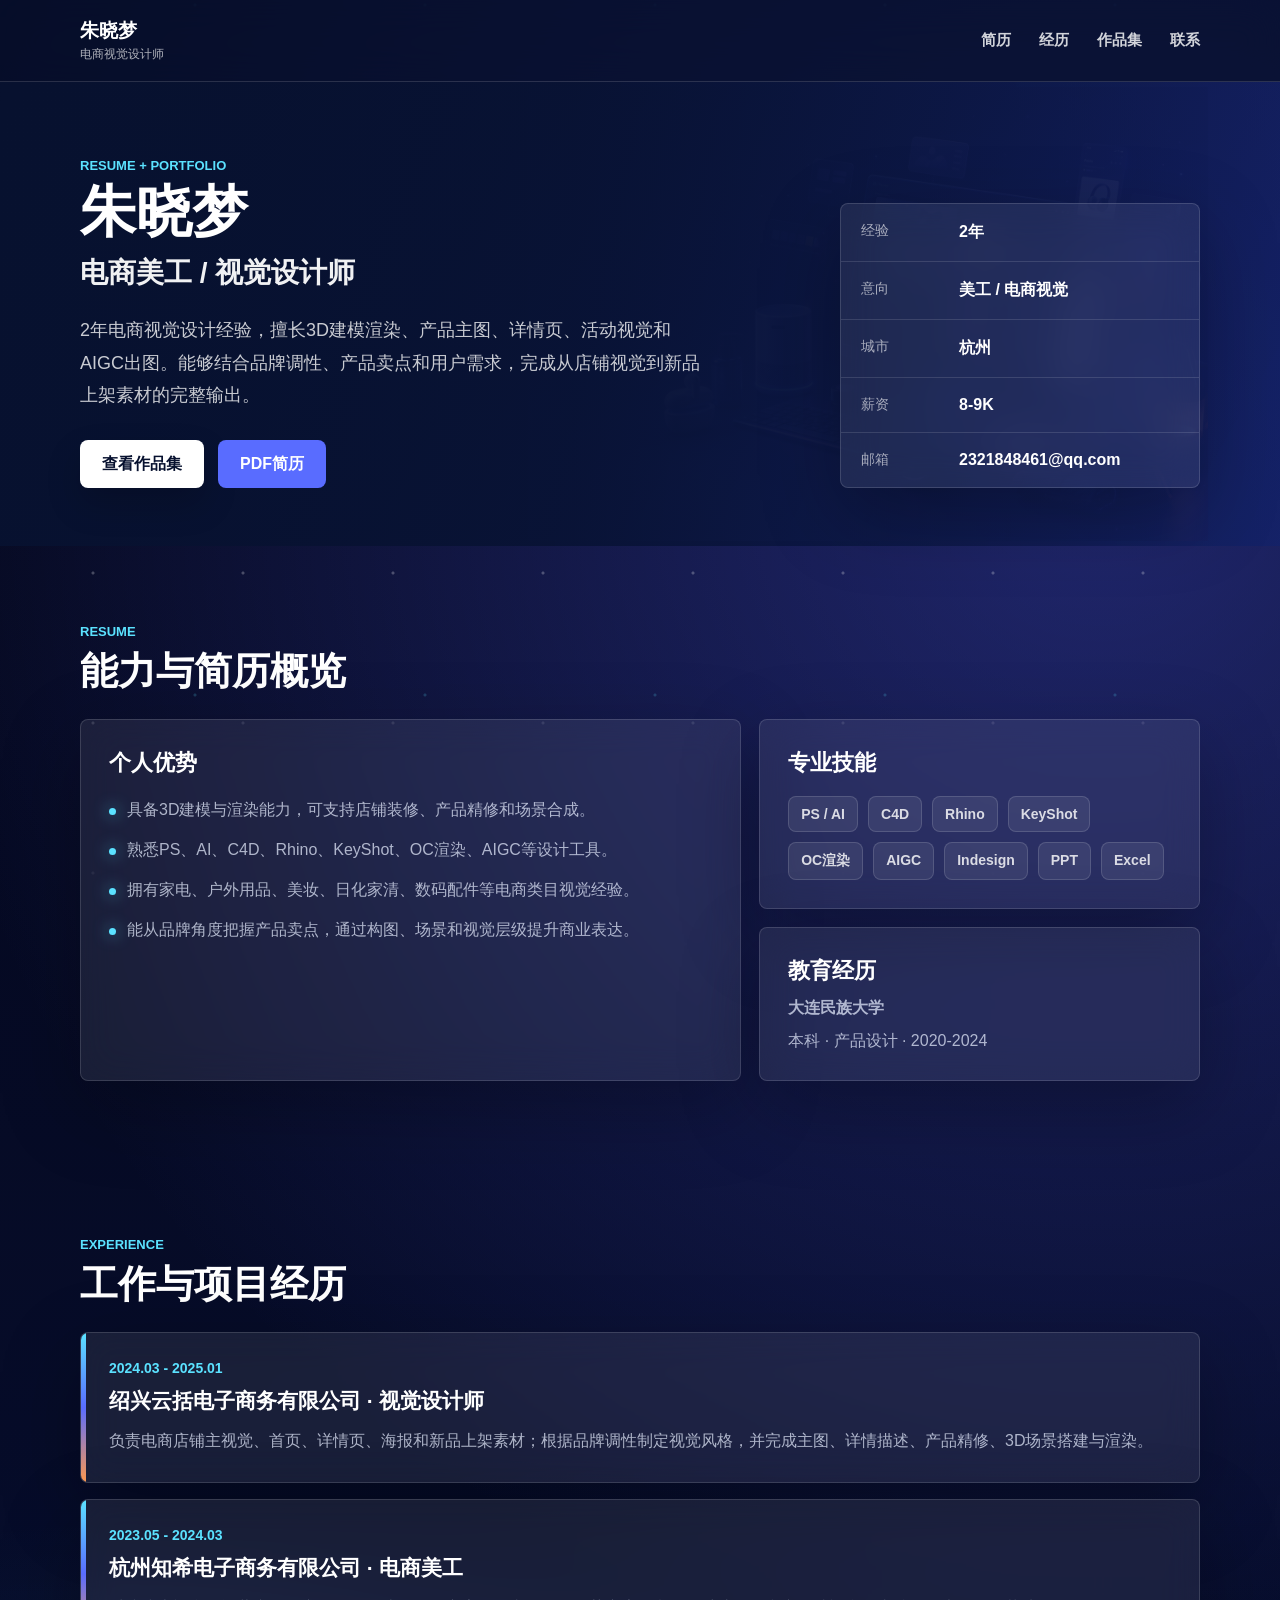
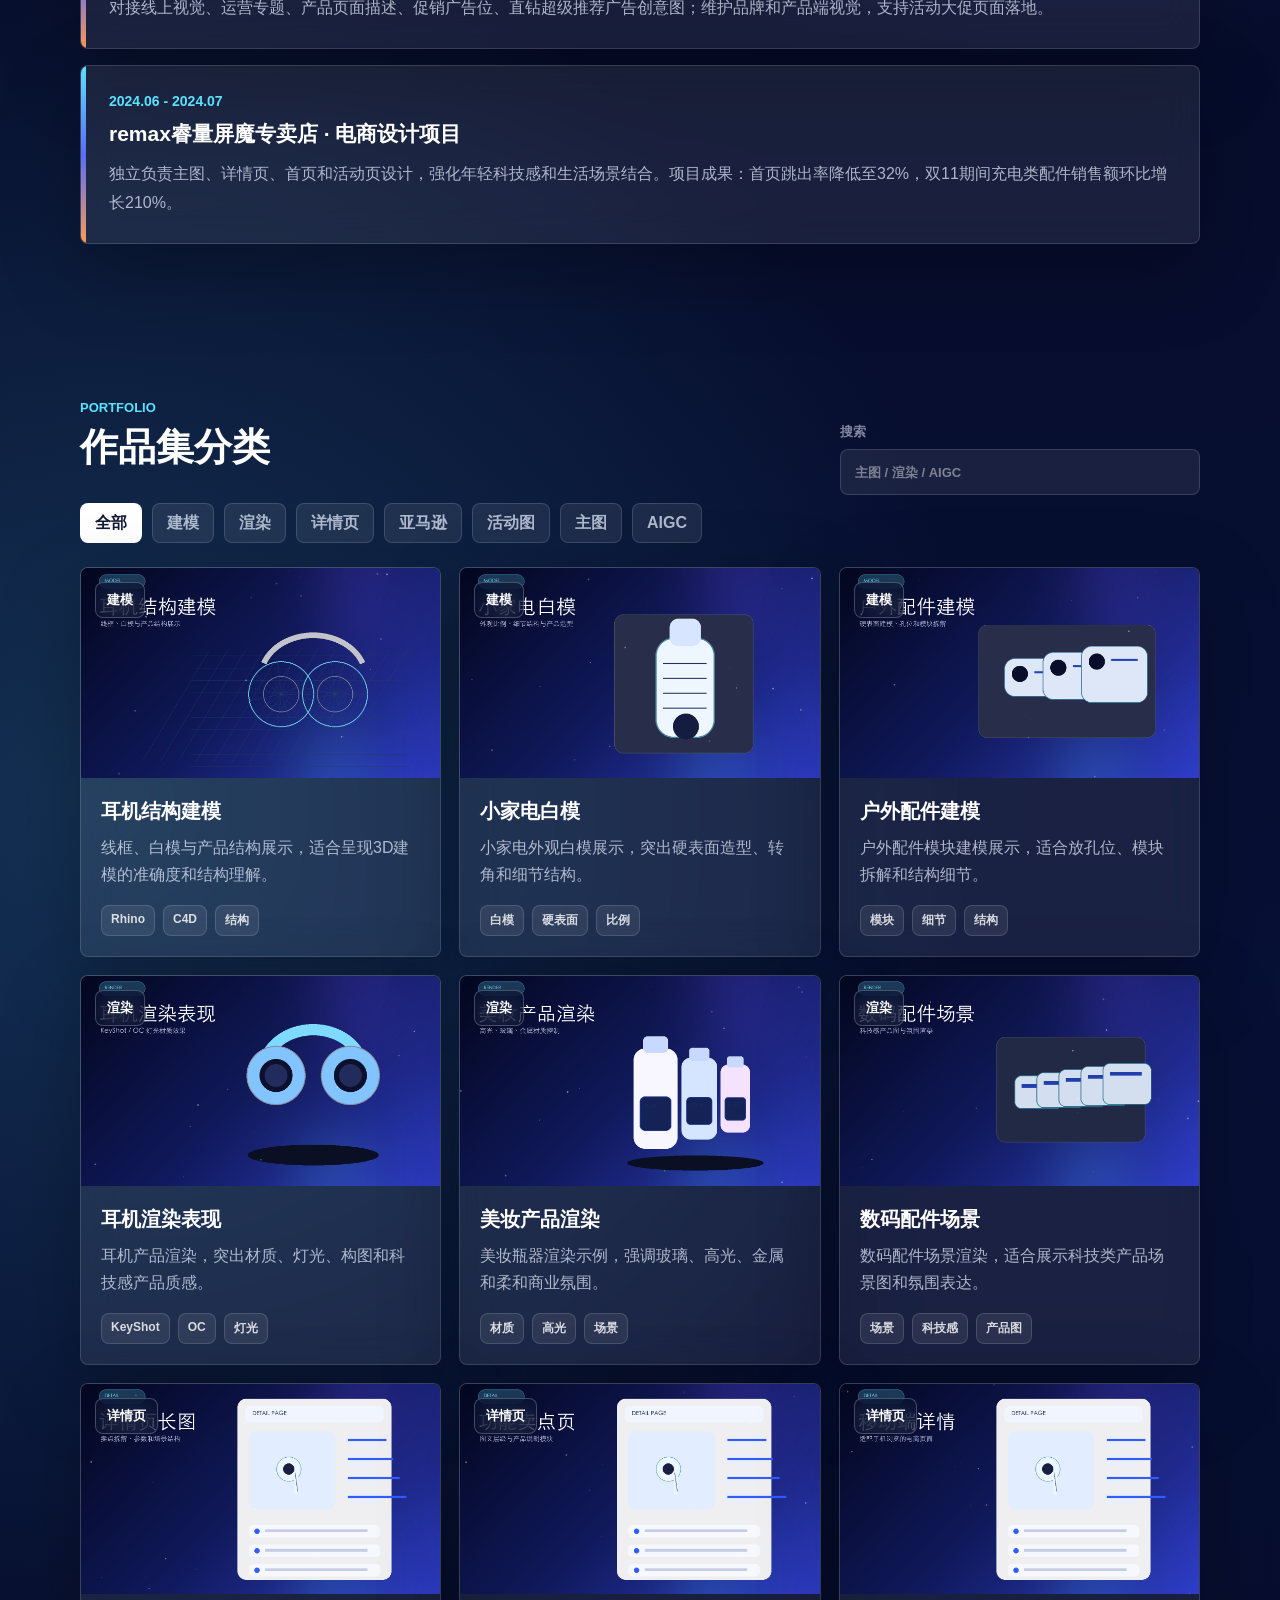
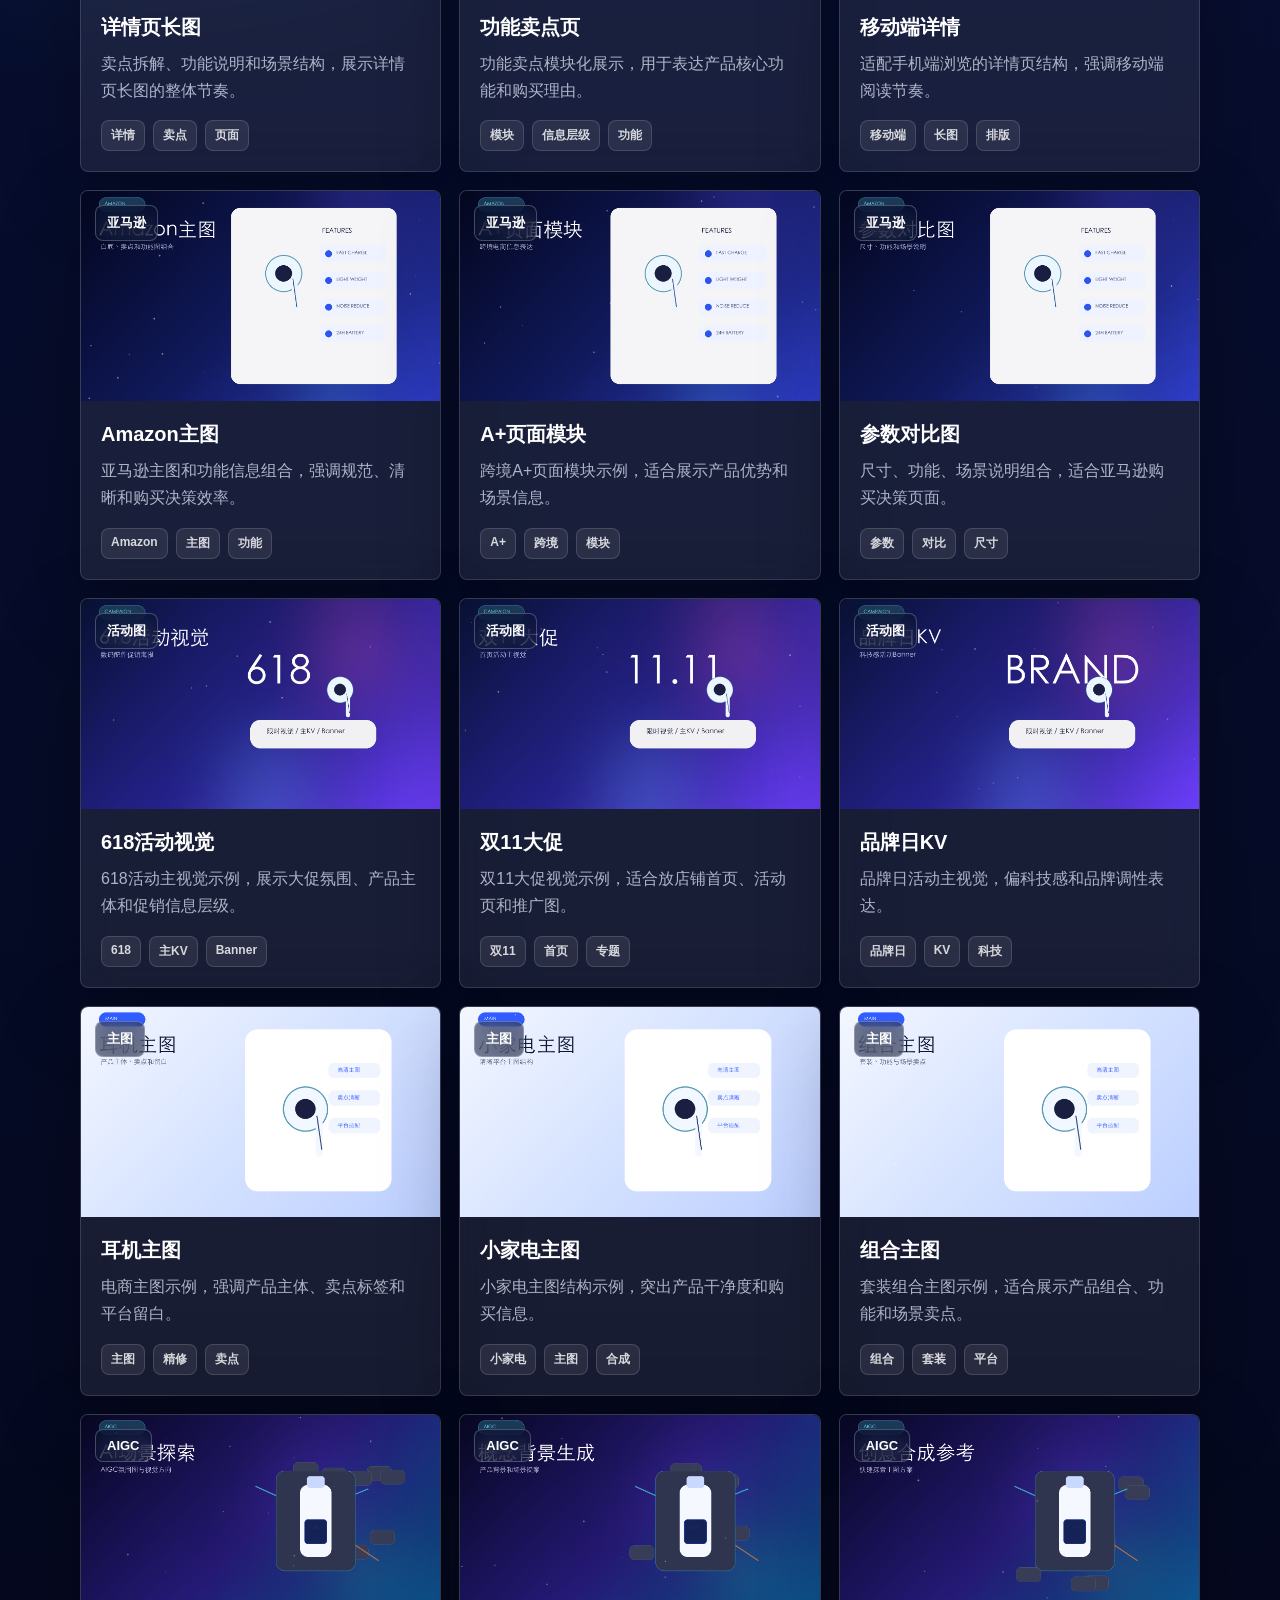
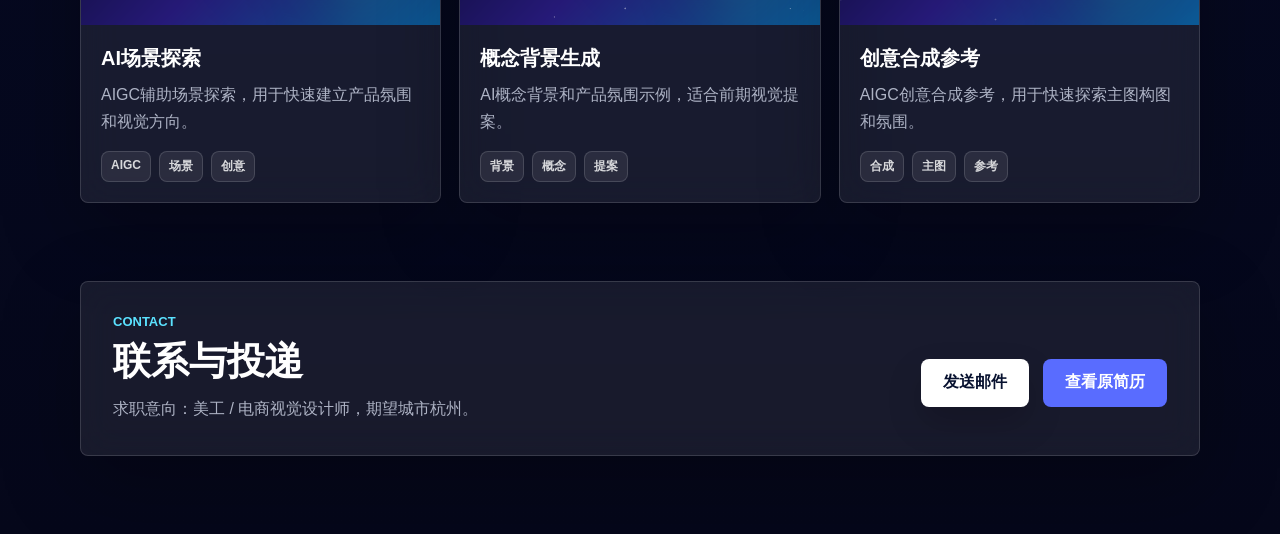
<file: resume-web/index.html>
<!doctype html>
<html lang="zh-CN">
  <head>
    <meta charset="utf-8" />
    <meta name="viewport" content="width=device-width, initial-scale=1" />
    <title>朱晓梦 | 简历与作品集</title>
    <meta
      name="description"
      content="朱晓梦电商视觉设计师网页简历与作品集，包含个人优势、专业技能、工作经历、项目经历和作品分类。"
    />
    <link rel="stylesheet" href="./styles.css" />
  </head>
  <body>
    <header class="site-header">
      <a class="brand" href="#top" aria-label="回到顶部">
        <span>朱晓梦</span>
        <small>电商视觉设计师</small>
      </a>
      <nav aria-label="页面导航">
        <a href="#resume">简历</a>
        <a href="#experience">经历</a>
        <a href="#portfolio">作品集</a>
        <a href="#contact">联系</a>
      </nav>
    </header>

    <main id="top">
      <section class="hero">
        <div class="hero-copy">
          <p class="eyebrow">Resume + Portfolio</p>
          <h1>朱晓梦</h1>
          <p class="role">电商美工 / 视觉设计师</p>
          <p class="summary">
            2年电商视觉设计经验，擅长3D建模渲染、产品主图、详情页、活动视觉和AIGC出图。能够结合品牌调性、产品卖点和用户需求，完成从店铺视觉到新品上架素材的完整输出。
          </p>
          <div class="hero-actions">
            <a class="button primary" href="#portfolio">查看作品集</a>
            <a class="button secondary" href="./assets/zhu-xiaomeng-resume.pdf" target="_blank" rel="noreferrer">PDF简历</a>
          </div>
        </div>

        <aside class="profile-panel" aria-label="基本信息">
          <dl>
            <div>
              <dt>经验</dt>
              <dd>2年</dd>
            </div>
            <div>
              <dt>意向</dt>
              <dd>美工 / 电商视觉</dd>
            </div>
            <div>
              <dt>城市</dt>
              <dd>杭州</dd>
            </div>
            <div>
              <dt>薪资</dt>
              <dd>8-9K</dd>
            </div>
            <div>
              <dt>邮箱</dt>
              <dd>2321848461@qq.com</dd>
            </div>
          </dl>
        </aside>
      </section>

      <section class="section resume-section" id="resume">
        <div class="section-title">
          <p>Resume</p>
          <h2>能力与简历概览</h2>
        </div>

        <div class="resume-layout">
          <div class="resume-main">
            <article class="resume-block">
              <h3>个人优势</h3>
              <ul class="clean-list">
                <li>具备3D建模与渲染能力，可支持店铺装修、产品精修和场景合成。</li>
                <li>熟悉PS、AI、C4D、Rhino、KeyShot、OC渲染、AIGC等设计工具。</li>
                <li>拥有家电、户外用品、美妆、日化家清、数码配件等电商类目视觉经验。</li>
                <li>能从品牌角度把握产品卖点，通过构图、场景和视觉层级提升商业表达。</li>
              </ul>
            </article>

            <article class="resume-block">
              <h3>专业技能</h3>
              <div class="skill-tags">
                <span>PS / AI</span>
                <span>C4D</span>
                <span>Rhino</span>
                <span>KeyShot</span>
                <span>OC渲染</span>
                <span>AIGC</span>
                <span>Indesign</span>
                <span>PPT</span>
                <span>Excel</span>
              </div>
            </article>

            <article class="resume-block education">
              <h3>教育经历</h3>
              <p><strong>大连民族大学</strong></p>
              <p>本科 · 产品设计 · 2020-2024</p>
            </article>
          </div>
        </div>
      </section>

      <section class="section experience-section" id="experience">
        <div class="section-title">
          <p>Experience</p>
          <h2>工作与项目经历</h2>
        </div>

        <div class="timeline">
          <article>
            <time>2024.03 - 2025.01</time>
            <h3>绍兴云括电子商务有限公司 · 视觉设计师</h3>
            <p>
              负责电商店铺主视觉、首页、详情页、海报和新品上架素材；根据品牌调性制定视觉风格，并完成主图、详情描述、产品精修、3D场景搭建与渲染。
            </p>
          </article>

          <article>
            <time>2023.05 - 2024.03</time>
            <h3>杭州知希电子商务有限公司 · 电商美工</h3>
            <p>
              对接线上视觉、运营专题、产品页面描述、促销广告位、直钻超级推荐广告创意图；维护品牌和产品端视觉，支持活动大促页面落地。
            </p>
          </article>

          <article>
            <time>2024.06 - 2024.07</time>
            <h3>remax睿量屏魔专卖店 · 电商设计项目</h3>
            <p>
              独立负责主图、详情页、首页和活动页设计，强化年轻科技感和生活场景结合。项目成果：首页跳出率降低至32%，双11期间充电类配件销售额环比增长210%。
            </p>
          </article>
        </div>
      </section>

      <section class="section portfolio-section" id="portfolio">
        <div class="portfolio-heading">
          <div class="section-title">
            <p>Portfolio</p>
            <h2>作品集分类</h2>
          </div>
          <label class="search">
            <span>搜索</span>
            <input id="portfolioSearch" type="search" placeholder="主图 / 渲染 / AIGC" />
          </label>
        </div>

        <div class="tabs" role="tablist" aria-label="作品分类筛选">
          <button class="active" type="button" data-filter="all">全部</button>
          <button type="button" data-filter="modeling">建模</button>
          <button type="button" data-filter="rendering">渲染</button>
          <button type="button" data-filter="detail">详情页</button>
          <button type="button" data-filter="amazon">亚马逊</button>
          <button type="button" data-filter="campaign">活动图</button>
          <button type="button" data-filter="main-image">主图</button>
          <button type="button" data-filter="aigc">AIGC</button>
        </div>

        <div class="portfolio-grid" id="portfolioGrid"></div>
      </section>

      <section class="section contact-section" id="contact">
        <div>
          <p class="eyebrow">Contact</p>
          <h2>联系与投递</h2>
          <p>求职意向：美工 / 电商视觉设计师，期望城市杭州。</p>
        </div>
        <div class="hero-actions">
          <a class="button primary" href="mailto:2321848461@qq.com">发送邮件</a>
          <a class="button secondary" href="./assets/zhu-xiaomeng-resume.pdf" target="_blank" rel="noreferrer">查看原简历</a>
        </div>
      </section>
    </main>

    <div class="cursor-burst-layer" id="cursorBurstLayer" aria-hidden="true"></div>

    <dialog class="work-dialog" id="workDialog">
      <button class="dialog-close" type="button" aria-label="关闭">×</button>
      <div id="dialogBody"></div>
    </dialog>

    <script src="./script.js"></script>
  </body>
</html>
</file>
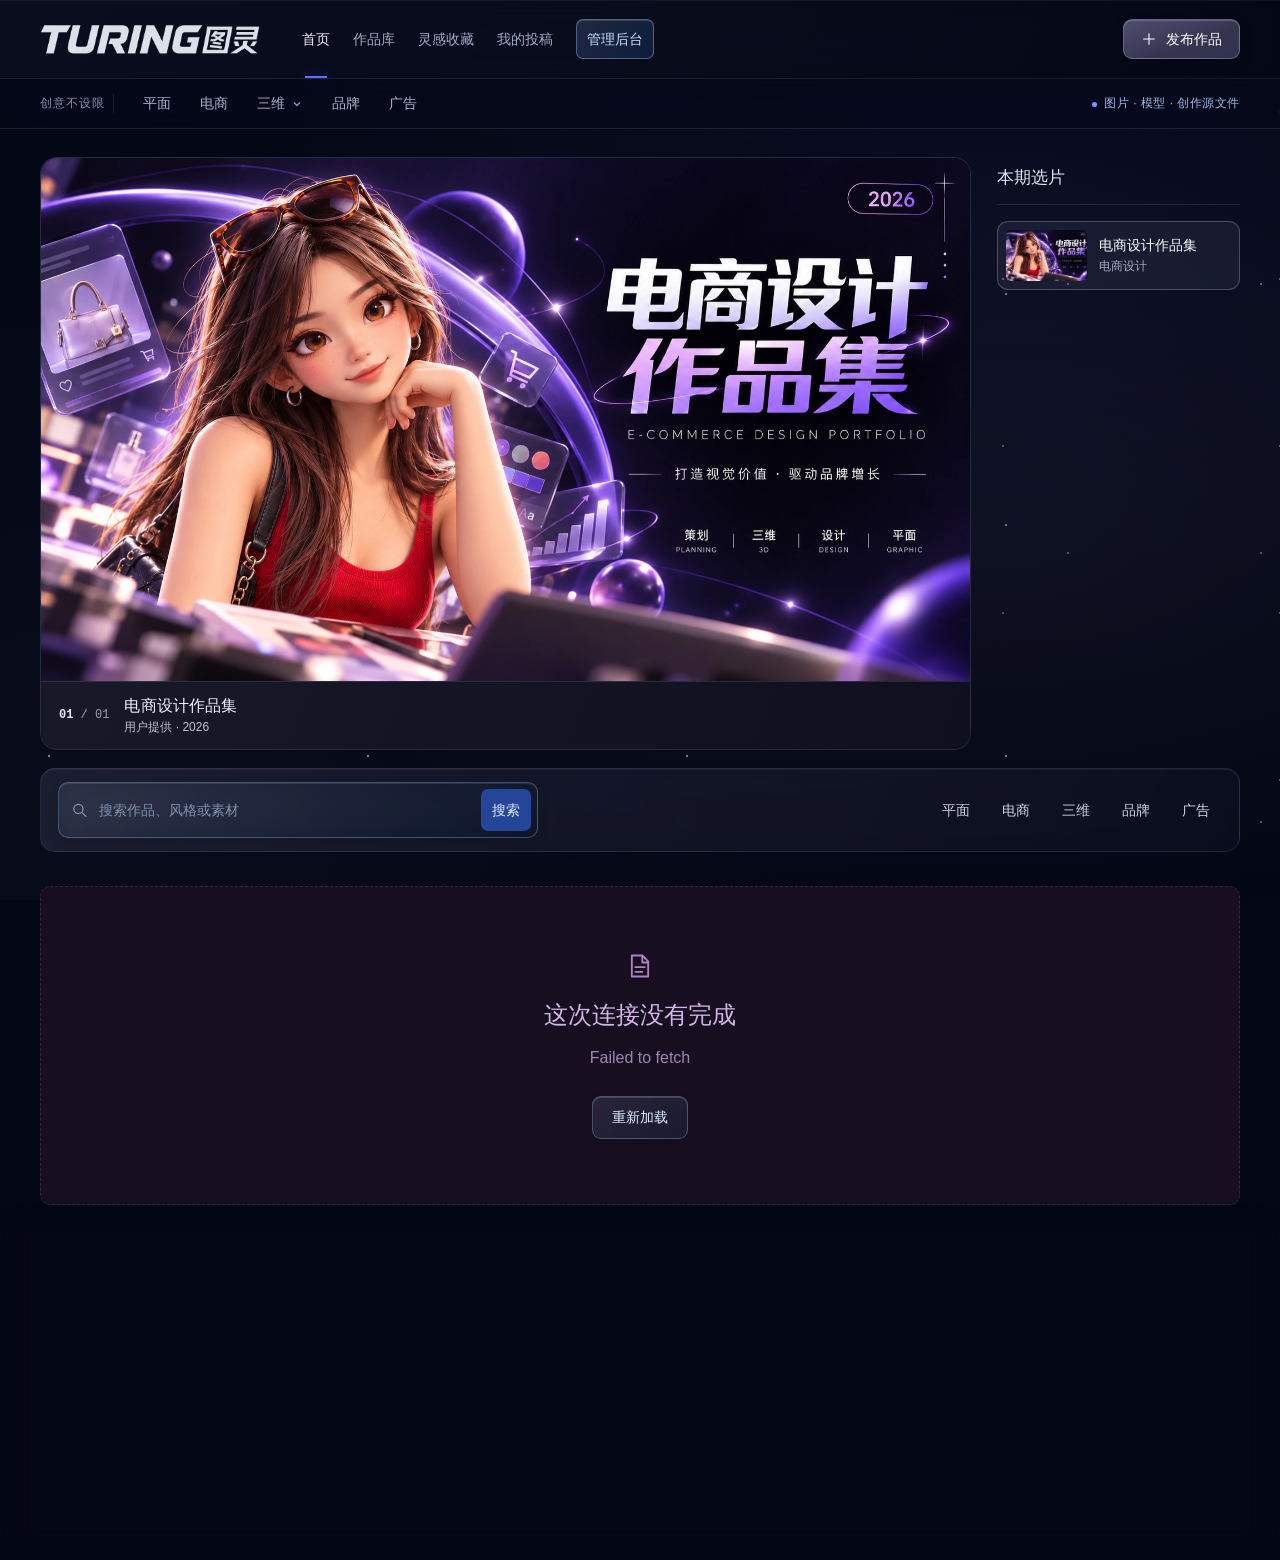
<file: xingwai/index.html>
<!doctype html>
<html lang="zh-CN">
  <head>
    <meta charset="UTF-8" />
    <meta name="viewport" content="width=device-width, initial-scale=1" />
    <meta name="theme-color" content="#030b20" />
    <meta name="description" content="TURING 图灵 设计作品库：探索平面、电商、三维、品牌与广告，收藏下一份创作灵感。" />
    <link rel="icon" href="./assets/favicon.svg?v=turing" />
    <link rel="stylesheet" href="./library.css?v=d82d4f4bc5" />
    <link rel="stylesheet" href="./cyber-theme.css?v=1da68817ee" />
    <link rel="stylesheet" href="./carousel.css?v=87de4574c4" />
    <link rel="stylesheet" href="./artwork-motion.css?v=3a91d13331" />
    <link rel="stylesheet" href="./submission-preview.css?v=83d5d82a52" />
    <link rel="stylesheet" href="./email-login.css?v=54011036e2" />
    <link rel="stylesheet" href="./guest-submissions.css?v=8840303872" />
    <link rel="stylesheet" href="./blue-violet.css?v=bcd7f39058" />
    <link rel="stylesheet" href="./reference-blue.css?v=a6504578d8" />
    <link rel="stylesheet" href="./glass-theme.css?v=a2bdec1149" />
    <title>TURING 图灵 · 设计作品库</title>
    <script type="module" crossorigin src="./assets/index-8d2w5PCV.js"></script>
    <link rel="stylesheet" crossorigin href="./assets/index-ClHnMe74.css">
  </head>
  <body>
    <div id="root"></div>
    <noscript>图灵作品库需要浏览器启用 JavaScript 才能浏览分类和作品详情。</noscript>
  </body>
</html>
</file>
<file: resume-web/styles.css>
:root {
  --bg: #05071a;
  --bg-2: #080d30;
  --panel: rgba(255, 255, 255, 0.08);
  --panel-strong: rgba(255, 255, 255, 0.12);
  --ink: #ffffff;
  --muted: rgba(232, 238, 255, 0.72);
  --soft: rgba(232, 238, 255, 0.54);
  --line: rgba(255, 255, 255, 0.14);
  --navy: #07112f;
  --blue: #596cff;
  --cyan: #5be2ff;
  --mint: #4df3b5;
  --orange: #ff9a52;
  --shadow: 0 26px 80px rgba(0, 0, 0, 0.28);
}

* {
  box-sizing: border-box;
}

html {
  scroll-behavior: smooth;
  scroll-padding-top: 140px;
}

body {
  margin: 0;
  min-height: 100vh;
  background:
    radial-gradient(circle at 86% 9%, rgba(83, 95, 255, 0.34), transparent 24%),
    radial-gradient(circle at 8% 45%, rgba(91, 226, 255, 0.16), transparent 28%),
    linear-gradient(180deg, #05071a 0%, #071035 48%, #05071a 100%);
  color: var(--ink);
  font-family: Inter, "PingFang SC", "Microsoft YaHei", Arial, sans-serif;
  letter-spacing: 0;
}

body::before {
  position: fixed;
  inset: 0;
  z-index: -1;
  pointer-events: none;
  opacity: 0.6;
  background-image:
    radial-gradient(circle, rgba(255, 255, 255, 0.42) 0 1px, transparent 2px),
    radial-gradient(circle, rgba(91, 226, 255, 0.34) 0 1px, transparent 2px);
  background-size: 150px 150px, 230px 230px;
  background-position: 18px 48px, 80px 120px;
  content: "";
}

a {
  color: inherit;
  text-decoration: none;
}

img {
  display: block;
  max-width: 100%;
}

button,
input {
  font: inherit;
}

.site-header {
  position: relative;
  z-index: 10;
  display: flex;
  align-items: center;
  justify-content: space-between;
  gap: 24px;
  padding: 18px max(24px, calc((100vw - 1120px) / 2));
  border-bottom: 1px solid var(--line);
  background: rgba(7, 17, 47, 0.76);
  color: #fff;
  backdrop-filter: blur(18px);
}

.brand {
  display: grid;
  gap: 2px;
  min-width: 150px;
}

.brand span {
  font-size: 19px;
  font-weight: 900;
}

.brand small {
  color: rgba(255, 255, 255, 0.68);
  font-size: 12px;
}

.site-header nav {
  display: flex;
  gap: 28px;
  color: rgba(255, 255, 255, 0.82);
  font-size: 15px;
  font-weight: 800;
}

.site-header nav a {
  transition: color 160ms ease, transform 160ms ease;
}

.site-header nav a:hover {
  color: #fff;
  transform: translateY(-1px);
}

.hero {
  position: relative;
  display: grid;
  grid-template-columns: minmax(0, 1fr) 360px;
  gap: 34px;
  align-items: end;
  width: min(1120px, calc(100% - 36px));
  margin: 0 auto;
  padding: 76px 0 58px;
}

.hero::before {
  position: absolute;
  inset: 0 calc(50% - 50vw);
  z-index: -1;
  background:
    linear-gradient(120deg, rgba(7, 17, 47, 0.98), rgba(29, 44, 137, 0.9)),
    url("./assets/hero-ecommerce-designer.png") right 12% center / min(680px, 62vw) auto no-repeat;
  content: "";
}

.hero::after {
  position: absolute;
  inset: 0 calc(50% - 50vw);
  z-index: -1;
  background: linear-gradient(90deg, rgba(7, 17, 47, 0.96) 0%, rgba(7, 17, 47, 0.84) 45%, rgba(7, 17, 47, 0.34) 100%);
  content: "";
}

.hero-copy {
  max-width: 700px;
  color: #fff;
}

.eyebrow,
.section-title p {
  margin: 0 0 10px;
  color: var(--cyan);
  font-size: 13px;
  font-weight: 900;
  text-transform: uppercase;
}

.hero h1 {
  margin: 0;
  font-size: 56px;
  line-height: 1.05;
}

.role {
  margin: 12px 0 0;
  color: rgba(255, 255, 255, 0.94);
  font-size: 28px;
  font-weight: 900;
}

.summary {
  max-width: 620px;
  margin: 22px 0 0;
  color: rgba(255, 255, 255, 0.78);
  font-size: 18px;
  line-height: 1.82;
}

.hero-actions {
  display: flex;
  flex-wrap: wrap;
  gap: 14px;
  margin-top: 28px;
}

.button {
  display: inline-flex;
  min-height: 48px;
  align-items: center;
  justify-content: center;
  border-radius: 8px;
  padding: 0 22px;
  font-weight: 900;
  transition: transform 160ms ease, box-shadow 160ms ease, background 160ms ease;
}

.button:hover {
  transform: translateY(-2px);
}

.button.primary {
  background: #fff;
  color: var(--navy);
  box-shadow: 0 16px 34px rgba(0, 0, 0, 0.18);
}

.button.secondary {
  background: var(--blue);
  color: #fff;
}

.profile-panel,
.resume-block,
.timeline article,
.portfolio-card,
.contact-section,
.work-dialog {
  border: 1px solid var(--line);
  border-radius: 8px;
  background: var(--panel);
  box-shadow: var(--shadow);
  backdrop-filter: blur(18px);
}

.profile-panel {
  color: #fff;
}

.profile-panel dl {
  display: grid;
  margin: 0;
}

.profile-panel div {
  display: grid;
  grid-template-columns: 80px 1fr;
  gap: 18px;
  padding: 18px 20px;
  border-bottom: 1px solid rgba(255, 255, 255, 0.12);
}

.profile-panel div:last-child {
  border-bottom: 0;
}

.profile-panel dt {
  color: rgba(255, 255, 255, 0.62);
  font-size: 14px;
}

.profile-panel dd {
  margin: 0;
  color: #fff;
  font-weight: 800;
}

.section {
  width: min(1120px, calc(100% - 36px));
  margin: 0 auto;
  padding: 78px 0;
  scroll-margin-top: 140px;
}

.section-title {
  margin-bottom: 26px;
}

.section-title h2,
.contact-section h2 {
  margin: 0;
  color: #fff;
  font-size: 38px;
  line-height: 1.16;
}

.resume-layout,
.resume-main {
  display: grid;
  gap: 18px;
}

.resume-main {
  grid-template-columns: 1.2fr 0.8fr;
  align-items: stretch;
}

.resume-block {
  padding: 28px;
  overflow: hidden;
}

.resume-block:first-child {
  grid-row: span 2;
}

.resume-block h3,
.timeline h3,
.portfolio-card h3 {
  margin: 0;
  color: #fff;
}

.resume-block h3 {
  font-size: 22px;
}

.clean-list {
  display: grid;
  gap: 12px;
  margin: 18px 0 0;
  padding: 0;
  list-style: none;
}

.clean-list li {
  position: relative;
  padding-left: 18px;
  color: var(--muted);
  line-height: 1.75;
}

.clean-list li::before {
  position: absolute;
  top: 0.72em;
  left: 0;
  width: 7px;
  height: 7px;
  border-radius: 50%;
  background: var(--cyan);
  box-shadow: 0 0 16px rgba(91, 226, 255, 0.8);
  content: "";
}

.skill-tags {
  display: flex;
  flex-wrap: wrap;
  gap: 10px;
  margin-top: 18px;
}

.skill-tags span,
.meta span {
  border: 1px solid rgba(255, 255, 255, 0.14);
  border-radius: 8px;
  padding: 9px 12px;
  background: rgba(255, 255, 255, 0.08);
  color: rgba(255, 255, 255, 0.82);
  font-size: 14px;
  font-weight: 800;
}

.education p {
  margin: 12px 0 0;
  color: var(--muted);
}

.experience-section,
.portfolio-section,
.contact-section {
  position: relative;
}

.timeline {
  display: grid;
  gap: 16px;
}

.timeline article {
  position: relative;
  padding: 26px 28px;
  overflow: hidden;
}

.timeline article::before {
  position: absolute;
  top: 0;
  bottom: 0;
  left: 0;
  width: 5px;
  background: linear-gradient(var(--cyan), var(--blue), var(--orange));
  content: "";
}

.timeline time {
  color: var(--cyan);
  font-size: 14px;
  font-weight: 900;
}

.timeline h3 {
  margin-top: 10px;
  font-size: 21px;
}

.timeline p {
  margin: 12px 0 0;
  color: var(--muted);
  line-height: 1.78;
}

.portfolio-heading {
  display: flex;
  align-items: end;
  justify-content: space-between;
  gap: 24px;
}

.search {
  display: grid;
  width: min(360px, 100%);
  gap: 8px;
  color: var(--soft);
  font-size: 13px;
  font-weight: 800;
}

.search input {
  width: 100%;
  height: 46px;
  border: 1px solid var(--line);
  border-radius: 8px;
  outline: 0;
  padding: 0 14px;
  background: rgba(255, 255, 255, 0.08);
  color: #fff;
}

.search input::placeholder {
  color: rgba(255, 255, 255, 0.44);
}

.search input:focus {
  border-color: rgba(91, 226, 255, 0.8);
  box-shadow: 0 0 0 3px rgba(91, 226, 255, 0.12);
}

.tabs {
  display: flex;
  flex-wrap: wrap;
  gap: 10px;
  margin: 8px 0 24px;
}

.tabs button {
  min-height: 40px;
  border: 1px solid var(--line);
  border-radius: 8px;
  padding: 0 14px;
  background: rgba(255, 255, 255, 0.08);
  color: var(--muted);
  cursor: pointer;
  font-weight: 800;
  transition: transform 160ms ease, background 160ms ease, color 160ms ease, border-color 160ms ease;
}

.tabs button:hover {
  transform: translateY(-1px);
  border-color: rgba(91, 226, 255, 0.62);
  color: #fff;
}

.tabs button.active {
  border-color: transparent;
  background: #fff;
  color: #111934;
}

.portfolio-grid {
  display: grid;
  grid-template-columns: repeat(3, minmax(0, 1fr));
  gap: 18px;
}

.portfolio-card {
  overflow: hidden;
  cursor: pointer;
  transition: transform 180ms ease, border-color 180ms ease, box-shadow 180ms ease;
}

.portfolio-card:hover,
.portfolio-card:focus-visible {
  border-color: rgba(91, 226, 255, 0.62);
  box-shadow: 0 26px 90px rgba(41, 95, 255, 0.26);
  transform: translateY(-5px);
  outline: 0;
}

.portfolio-card[hidden] {
  display: none;
}

.thumb {
  position: relative;
  height: 210px;
  overflow: hidden;
  background: #101735;
}

.thumb img {
  width: 100%;
  height: 100%;
  object-fit: cover;
  transition: transform 220ms ease, filter 220ms ease;
}

.portfolio-card:hover .thumb img {
  filter: saturate(1.08) contrast(1.04);
  transform: scale(1.035);
}

.thumb span {
  position: absolute;
  top: 14px;
  left: 14px;
  z-index: 1;
  border: 1px solid rgba(255, 255, 255, 0.24);
  border-radius: 8px;
  padding: 8px 11px;
  background: rgba(7, 17, 47, 0.52);
  color: #fff;
  font-size: 13px;
  font-weight: 900;
  backdrop-filter: blur(10px);
}

.card-body {
  padding: 20px;
}

.portfolio-card h3 {
  font-size: 20px;
}

.portfolio-card p {
  margin: 10px 0 0;
  color: var(--muted);
  line-height: 1.68;
}

.meta {
  display: flex;
  flex-wrap: wrap;
  gap: 8px;
  margin-top: 16px;
}

.meta span {
  padding: 6px 9px;
  font-size: 12px;
}

.contact-section {
  display: flex;
  align-items: center;
  justify-content: space-between;
  gap: 24px;
  margin-bottom: 78px;
  padding: 32px;
}

.contact-section p:not(.eyebrow) {
  margin: 12px 0 0;
  color: var(--muted);
  line-height: 1.72;
}

.contact-section .button.primary {
  background: #fff;
  color: var(--navy);
}

.work-dialog {
  width: min(920px, calc(100% - 32px));
  border: 1px solid rgba(255, 255, 255, 0.16);
  padding: 0;
  background: rgba(9, 13, 42, 0.96);
  color: var(--ink);
}

.work-dialog::backdrop {
  background: rgba(2, 4, 14, 0.72);
  backdrop-filter: blur(4px);
}

.dialog-close {
  position: absolute;
  top: 14px;
  right: 14px;
  z-index: 1;
  display: grid;
  width: 36px;
  height: 36px;
  place-items: center;
  border: 1px solid rgba(255, 255, 255, 0.18);
  border-radius: 8px;
  background: rgba(255, 255, 255, 0.1);
  color: #fff;
  cursor: pointer;
  font-size: 24px;
  line-height: 1;
}

.dialog-media {
  background: #070b24;
}

.dialog-media img {
  width: 100%;
  max-height: 58vh;
  object-fit: cover;
}

.dialog-content {
  padding: 30px;
}

.dialog-content small {
  color: var(--cyan);
  font-weight: 900;
}

.dialog-content h3 {
  margin: 10px 0 12px;
  color: #fff;
  font-size: 30px;
}

.dialog-content p,
.dialog-content li {
  color: var(--muted);
  line-height: 1.72;
}

.dialog-content ul {
  display: grid;
  gap: 8px;
  margin: 18px 0 0;
  padding-left: 18px;
}

.cursor-burst-layer {
  position: fixed;
  inset: 0;
  z-index: 999;
  pointer-events: none;
  overflow: hidden;
}

.spark {
  position: absolute;
  width: 5px;
  height: 5px;
  border-radius: 50%;
  background: var(--spark-color);
  box-shadow: 0 0 12px var(--spark-color);
  animation: spark-burst 620ms ease-out forwards;
}

@keyframes spark-burst {
  0% {
    opacity: 0.95;
    transform: translate(-50%, -50%) scale(1);
  }
  100% {
    opacity: 0;
    transform: translate(calc(-50% + var(--x)), calc(-50% + var(--y))) scale(0.25);
  }
}

@media (max-width: 900px) {
  .site-header {
    align-items: flex-start;
    flex-direction: column;
    gap: 12px;
  }

  .site-header nav {
    width: 100%;
    justify-content: space-between;
    gap: 12px;
  }

  .hero {
    grid-template-columns: 1fr;
  }

  .resume-main,
  .portfolio-grid {
    grid-template-columns: repeat(2, minmax(0, 1fr));
  }

  .profile-panel {
    max-width: 520px;
  }

  .portfolio-heading,
  .contact-section {
    align-items: stretch;
    flex-direction: column;
  }
}

@media (max-width: 620px) {
  .site-header nav {
    overflow-x: auto;
    justify-content: flex-start;
    padding-bottom: 2px;
  }

  .hero {
    padding-top: 52px;
  }

  .hero h1 {
    font-size: 42px;
  }

  .role {
    font-size: 23px;
  }

  .summary {
    font-size: 16px;
  }

  .hero-actions {
    display: grid;
  }

  .button {
    width: 100%;
  }

  .profile-panel div {
    grid-template-columns: 66px 1fr;
  }

  .section {
    padding: 58px 0;
  }

  .section-title h2,
  .contact-section h2 {
    font-size: 30px;
  }

  .resume-main,
  .portfolio-grid {
    grid-template-columns: 1fr;
  }
}
</file>
<file: xingwai/library.css>
@charset "UTF-8";
:root{font-family:Inter,"Helvetica Neue",Arial,"Microsoft YaHei","PingFang SC",sans-serif;color:#eee7f7;background:#0d0a15;color-scheme:dark;font-synthesis:none;--x-text:#eee7f7;--x-muted:#a497b3;--x-line:#ffffff10;--x-violet:#bd98ef;--x-panel:#181220}
*{box-sizing:border-box}html{scroll-behavior:smooth;scroll-padding-top:105px}body{margin:0;background:radial-gradient(ellipse at 80% 2%,#5d35821c,transparent 30%),#0d0a15;line-height:1.6;-webkit-font-smoothing:antialiased}body:has(dialog[open]){overflow:hidden}a{color:inherit;text-decoration:none}button,input,select,textarea{font:inherit}button{cursor:pointer;border:0;color:inherit;background:none}button:disabled{cursor:default;opacity:.5}img{max-width:100%;display:block}svg{display:inline-block;flex-shrink:0;vertical-align:middle}button,a,input,select,textarea{-webkit-tap-highlight-color:transparent}button:focus-visible,a:focus-visible,input:focus-visible,textarea:focus-visible,select:focus-visible{outline:2px solid #d2aaf5;outline-offset:4px}::selection{background:#9b6bc8;color:#fff}[hidden]{display:none!important}.x-sr-only{position:absolute!important;width:1px;height:1px;margin:-1px;padding:0;overflow:hidden;clip:rect(0,0,0,0);white-space:nowrap;border:0}.x-skip{position:fixed;z-index:1000;top:-60px;left:20px;background:#b28bdf;color:#160d21;padding:12px 20px;border-radius:7px}.x-skip:focus{top:12px}
.x-page{width:min(1392px,calc(100% - 96px));margin:0 auto}.x-header{position:sticky;top:0;z-index:30;border-bottom:1px solid #a57fc21b;background:#100b19ed;backdrop-filter:blur(18px)}.x-header-inner{width:min(1392px,calc(100% - 96px));margin:auto;min-height:82px;display:flex;align-items:center;gap:38px}.x-brand{display:inline-flex;align-items:center;gap:10px;flex-shrink:0}.x-brand>span{font:45px/1 Arial,sans-serif;color:#c5a3ef;transform:translateY(-1px);text-shadow:0 0 18px #ac6ae52b}.x-brand strong{font-size:24px;letter-spacing:1.5px;line-height:1.2;display:flex;flex-direction:column;gap:4px}.x-brand small{font-size:8px;letter-spacing:3px;color:#b3a0c6;font-weight:500}.x-brand i{font-size:8px;letter-spacing:1px;font-style:normal;color:#9e80b8;border:1px solid #71528758;border-radius:3px;padding:0 4px;align-self:flex-start;margin-top:2px}.x-header nav{align-self:stretch;display:flex;align-items:stretch;gap:27px;white-space:nowrap}.x-header nav a{font-size:12px;color:#a796b7;display:flex;align-items:center;position:relative}.x-header nav a:hover,.x-header nav a.is-active{color:#f5eaff}.x-header nav a.is-active::after{content:"";position:absolute;bottom:0;left:0;right:0;height:2px;background:linear-gradient(90deg,#d8b6f8,#9668ce);box-shadow:0 0 12px #b97bf44d}.x-header-right{margin-left:auto;display:flex;align-items:center;gap:20px}.x-account{display:flex;align-items:center;gap:9px;font-size:11px;white-space:nowrap}.x-account>span{max-width:90px;overflow:hidden;text-overflow:ellipsis;color:#c4afd7}.x-account>small{font-size:9px;color:#ac8ac9;padding:2px 6px;border:1px solid #9463ad42;border-radius:4px}.x-account>a{font-size:10px;color:#967aa9}.x-button{display:inline-flex;align-items:center;justify-content:center;gap:9px;min-height:41px;padding:11px 20px;border:1px solid transparent;border-radius:7px;font-size:12px;font-weight:600;line-height:1.35;transition:background .18s,border-color .18s,box-shadow .18s}.x-primary{background:linear-gradient(125deg,#c9a5ef,#a777dc);border-color:#d5b4f04d;color:#1e102e;box-shadow:0 4px 15px #9855d218}.x-primary:hover{background:linear-gradient(125deg,#dfc0ff,#b991eb);box-shadow:0 5px 23px #9f5cd72b}.x-secondary{background:#21162d;border-color:#7652866b;color:#d7bde8}.x-secondary:hover{background:#30203f;border-color:#b384d4}.x-danger{background:#824059;border-color:#b67a9166;color:#ffe7ee}.x-text-button{font-size:11px;padding:3px 0;color:#c4a0df}.x-text-button:hover{text-decoration:underline;text-underline-offset:4px}.x-publish{padding:10px 16px;white-space:nowrap}.x-icon-button{display:inline-flex;align-items:center;justify-content:center;padding:6px;min-width:28px;height:28px;border-radius:5px;color:#9b7daf;transition:color .18s,background .18s}.x-icon-button:hover{background:#41275080;color:#dab2f6}.x-icon-button[aria-pressed=true]{color:#deafff;background:#9b61c522}.x-icon-button[aria-pressed=true] svg{fill:#b380d34d}.x-subnav{border-bottom:1px solid #ffffff0b;background:#100c19}.x-subnav>div{width:min(1392px,calc(100% - 96px));margin:auto;display:flex;align-items:center;gap:32px;min-height:45px}.x-subnav-label{font-size:9px;color:#6f5b7e;letter-spacing:1px;padding-right:8px;border-right:1px solid #ffffff10}.x-subnav a{font-size:11px;color:#a68cb9;white-space:nowrap}.x-subnav a:hover{color:#d9b7f5}.x-subnav a small{font-size:8px;color:#6d587e;margin-left:7px}.x-subnav-note{margin-left:auto;color:#756083;font-size:9px;letter-spacing:.5px;white-space:nowrap}.x-subnav-note i,.x-live-dot{display:inline-block;width:5px;height:5px;border-radius:50%;background:#bb8be6;box-shadow:0 0 9px #ac69df66}.x-subnav-note i{margin-right:7px}
.x-eyebrow{color:#a786bb;font-size:9px;letter-spacing:1.9px;font-weight:500;margin:0;line-height:1.7}.x-muted{color:#a491b3}.x-home-intro{display:flex;align-items:center;justify-content:space-between;gap:35px;padding:41px 0 30px}.x-home-intro .x-eyebrow{font-size:8px;letter-spacing:1.7px;display:flex;align-items:center;gap:8px}.x-home-intro h1{font-size:31px;letter-spacing:-1.1px;margin:12px 0 8px;line-height:1.5}.x-home-intro h1>span{background:linear-gradient(120deg,#eddcff,#b58adb);background-clip:text;-webkit-background-clip:text;color:transparent}.x-home-intro h1>i{color:#b48bdd;font-style:normal;font:30px/1 Arial,sans-serif;vertical-align:2px;margin-left:12px}.x-home-intro>div>p:last-child{font-size:11px;color:#94819f;margin:0}.x-main-search{display:flex;align-items:center;gap:10px;border:1px solid #8c629d4d;border-radius:8px;background:#1b1324;padding:7px 8px 7px 14px;min-width:330px}.x-main-search>svg{color:#a27eb9;width:16px}.x-main-search input{border:0;outline:0;background:transparent;min-width:0;flex:1;width:100%;font-size:10px;color:#d7bfe8}.x-main-search input::placeholder{color:#82688f}.x-main-search button{display:flex;align-items:center;gap:7px;background:#473058;color:#dec2f5;padding:8px 12px;border-radius:5px;font-size:10px}.x-main-search:focus-within{border-color:#b88bdb}.x-main-search input:focus-visible{outline:0}.x-featured{display:grid;grid-template-columns:1.7fr 1fr 1fr;gap:15px}.x-featured-card{position:relative;height:315px;min-width:0;overflow:hidden;border:1px solid #a878bf3d;border-radius:10px;background:#171020}.x-featured-card>img{width:100%;height:100%;object-fit:cover;transition:transform .22s ease}.x-featured-card:hover>img{transform:scale(1.02)}.x-featured-overlay{position:absolute;inset:0;display:flex;flex-direction:column;justify-content:flex-end;padding:22px;background:linear-gradient(transparent 25%,#0d0716c7 100%)}.x-featured-kicker{font-size:7px;letter-spacing:1.2px;color:#d6b7eb}.x-featured-card h2{font-size:21px;line-height:1.4;letter-spacing:-.5px;font-weight:650;margin:11px 0 15px;color:#f7eeff;max-width:95%}.x-featured-0 h2{font-size:26px}.x-featured-bottom{display:flex;align-items:center;justify-content:space-between;gap:10px;font-size:9px;color:#bfa4d2}.x-featured-bottom i{font-style:normal;width:30px;height:30px;display:grid;place-items:center;border:1px solid #b78ad273;border-radius:50%;color:#e5c9fa;background:#2a153659;backdrop-filter:blur(10px)}.x-home-categories{display:grid;grid-template-columns:repeat(5,1fr);gap:13px;margin-top:19px}.x-home-categories>a{display:flex;align-items:center;gap:12px;padding:19px 16px;border:1px solid #8058922e;border-radius:7px;background:#17111e;transition:background .18s,border-color .18s}.x-home-categories>a:hover{background:#281934;border-color:#9e6bb74f}.x-category-symbol{font:25px/1 Arial,sans-serif;color:#c39de1;width:33px;text-align:center}.x-home-categories strong{display:flex;flex-direction:column;gap:4px;font-size:13px;font-weight:600}.x-home-categories small{font-size:7px;letter-spacing:1.1px;color:#7f658f;font-weight:400}.x-home-categories svg{margin-left:auto;color:#8f6ba3}
.x-section{margin-top:66px}.x-section-title{display:flex;justify-content:space-between;align-items:flex-end;gap:20px;margin-bottom:24px}.x-section-title h2{font-size:25px;letter-spacing:-.7px;line-height:1.5;margin:6px 0 0;font-weight:650}.x-section-title h2>span{font-size:25px;font-weight:400;color:#ad82cb;margin-left:12px}.x-section-title .x-muted{font-size:10px;line-height:1.8;margin:7px 0 0;color:#90789f}.x-more{font-size:10px;color:#b997cf;display:flex;align-items:center;gap:9px;white-space:nowrap;margin-bottom:3px}.x-more small{font-size:9px;color:#9670af;border:1px solid #87559c42;padding:1px 5px;border-radius:3px}.x-more:hover{color:#efd4ff}.x-grid{display:grid;grid-template-columns:repeat(4,minmax(0,1fr));gap:30px 22px}.x-work-card{min-width:0}.x-work-image{position:relative;display:block;aspect-ratio:4/3;border-radius:8px;overflow:hidden;background:#1d1427;border:1px solid #9767ae33;transition:transform .22s,border-color .22s,box-shadow .22s;isolation:isolate}.x-work-image img{width:100%;height:100%;object-fit:cover;transition:transform .22s}.x-work-image:hover{transform:translateY(-2px);border-color:#b68ad280;box-shadow:0 8px 25px #7d419411}.x-work-image:hover img{transform:scale(1.02)}.x-work-badge{position:absolute;top:9px;left:9px;z-index:1;padding:2px 6px;border-radius:3px;background:#160c27cf;border:1px solid #b27fd14f;font-size:8px;color:#c8a5e3;backdrop-filter:blur(8px)}.x-card-arrow{position:absolute;right:11px;bottom:11px;width:28px;height:28px;display:grid;place-items:center;background:#261236ce;color:#d9b5ed;border:1px solid #b981d45c;border-radius:50%;opacity:0;transform:translateY(4px);transition:opacity .22s,transform .22s}.x-work-image:hover .x-card-arrow,.x-work-image:focus-visible .x-card-arrow{opacity:1;transform:none}.x-work-title{font-size:12px;line-height:1.6;font-weight:600;margin:12px 0 7px;overflow:hidden;text-overflow:ellipsis;white-space:nowrap;color:#ded0eb}.x-work-title a:hover{color:#c8a0e8}.x-work-author{display:flex;align-items:center;gap:6px;font-size:9px;color:#8c769c;min-width:0}.x-work-author>span:last-child{white-space:nowrap;overflow:hidden;text-overflow:ellipsis}.x-avatar{height:20px;width:20px;display:inline-flex;align-items:center;justify-content:center;flex-shrink:0;border-radius:50%;font-size:9px;font-weight:600;color:#bb94d3;background:#30203e;border:1px solid #a26fbb20}.x-avatar-1{background:#292640;color:#aca2da}.x-avatar-2{background:#223334;color:#a1c9be}.x-avatar-3{background:#232d42;color:#9db4d7}.x-avatar-4{background:#3d2634;color:#d4a1b7}.x-avatar-5{background:#25353d;color:#a1c7d4}.x-work-bottom{display:flex;align-items:center;justify-content:space-between;gap:7px;border-top:1px solid #8d639623;padding-top:7px;margin-top:10px;font-size:9px;color:#9574a9}.x-work-bottom>div{display:flex;gap:2px}.x-work-bottom .x-icon-button{height:24px;min-width:24px;padding:4px}.x-demo-note{font-size:9px;color:#78618a;margin:21px 0 0;line-height:1.9}.x-topic-section{margin-top:70px;padding:36px 0 42px;border-top:1px solid #9766a426;border-bottom:1px solid #9766a426}.x-topic-grid{display:grid;grid-template-columns:repeat(3,minmax(0,1fr));gap:20px}.x-topic{position:relative;overflow:hidden;isolation:isolate;min-height:220px;background:#20142f;border:1px solid #9f6bb03b;border-radius:9px}.x-topic>img{position:absolute;inset:0;width:100%;height:100%;object-fit:cover;opacity:.25;z-index:-2;transition:transform .22s}.x-topic::before{content:"";position:absolute;inset:0;background:linear-gradient(90deg,#1c1026ec,#1b102a4d);z-index:-1}.x-topic:hover>img{transform:scale(1.02)}.x-topic>div{padding:26px;position:relative}.x-topic .x-eyebrow{font-size:7px;letter-spacing:1.4px;color:#b090c4}.x-topic h3{font-size:21px;line-height:1.4;margin:13px 0 8px;font-weight:600}.x-topic p:not(.x-eyebrow){font-size:10px;color:#ad90bf;max-width:230px;margin:0;line-height:1.8}.x-topic>div>span{margin-top:25px;display:flex;align-items:center;gap:20px;font-size:10px;color:#c5a2df}.x-subcategory-links{display:flex;gap:10px;margin:-5px 0 21px}.x-subcategory-links a{font-size:9px;padding:5px 11px;border:1px solid #86579c47;border-radius:5px;background:#27163366;color:#a884bf}.x-subcategory-links a:hover{border-color:#bd88dd;color:#e6c2fd}.x-invite{display:flex;align-items:center;justify-content:space-between;gap:25px;position:relative;overflow:hidden;isolation:isolate;margin:70px 0 65px;padding:40px 48px;border:1px solid #a06bc141;border-radius:12px;background:radial-gradient(ellipse at 90% 10%,#8042b527,transparent 60%),#1d122b}.x-invite h2{font-size:31px;font-weight:650;line-height:1.5;letter-spacing:-1px;margin:9px 0 13px;background:linear-gradient(120deg,#f1e5ff,#c89ce9);background-clip:text;-webkit-background-clip:text;color:transparent}.x-invite p:not(.x-eyebrow){font-size:11px;color:#a085b3;line-height:1.9;margin:0}.x-invite>.x-button{margin-right:50px;z-index:1;padding:14px 25px;gap:20px}.x-invite>span{position:absolute;right:-10px;top:-38px;font:300px/1 Arial,sans-serif;color:#9e61ce1b;transform:rotate(10deg);z-index:-1}
.x-footer{border-top:1px solid #91629d24;background:#100b18}.x-footer-main{width:min(1392px,calc(100% - 96px));margin:auto;display:grid;grid-template-columns:1.5fr .8fr 1fr 1.2fr;gap:55px;padding:49px 0 40px}.x-footer .x-brand strong{font-size:22px}.x-footer .x-brand>span{font-size:40px}.x-footer p{font-size:10px;color:#8b719d;line-height:2;margin:18px 0 0}.x-footer h3{font-size:11px;color:#c2a5d7;font-weight:550;margin:7px 0 18px}.x-footer-main>div>a:not(.x-brand),.x-footer-main>div>button{display:block;font-size:10px;line-height:2.2;color:#977ca9;padding:0}.x-footer-main>div>a:hover,.x-footer-main>div>button:hover{color:#d9b5ee}.x-footer .x-footer-note{font-size:9px;color:#715880;margin-top:13px}.x-footer-search{display:flex;align-items:center;margin-top:20px;background:#1e1428;border:1px solid #9265a32e;border-radius:6px;padding:7px 10px;gap:6px}.x-footer-search input{border:0;background:transparent;outline:0;width:100%;min-width:0;font-size:9px;color:#cba9df}.x-footer-search input::placeholder{color:#7e608d}.x-footer-search button{padding:2px;color:#b18ac9}.x-footer-bottom{width:min(1392px,calc(100% - 96px));margin:auto;border-top:1px solid #8f619b21;padding:20px 0;display:flex;align-items:center;gap:25px;font-size:8px;color:#765c88}.x-footer-bottom button{margin-left:auto;color:#9e7eb3;white-space:nowrap;font-size:9px}
.x-page-heading{padding:42px 0 30px}.x-page-heading h1{font-size:36px;letter-spacing:-1.4px;line-height:1.5;margin:10px 0;color:#eee0f7}.x-page-heading h1 span{display:inline-block;font:35px/1 Arial,sans-serif;color:#be94e2;margin-left:15px;vertical-align:2px}.x-page-heading>p:last-child{font-size:11px;color:#a086b1;margin:0;line-height:1.9}.x-search-wide{display:flex;align-items:center;gap:13px;padding:9px 9px 9px 18px;border:1px solid #8b5ca247;border-radius:8px;background:#191022}.x-search-wide>svg{color:#9c77b0;width:19px}.x-search-wide input{border:0;background:transparent;outline:0;width:100%;min-width:0;color:#dfc5ef;font-size:12px;padding:6px 0}.x-search-wide input:focus-visible{outline:none}.x-search-wide input::placeholder{color:#886a99}.x-search-wide .x-button{white-space:nowrap;min-height:38px;font-size:11px}.x-library-filter{padding:20px 23px;margin-top:22px;border:1px solid #8a589e2a;background:#16101e;border-radius:8px;display:grid;gap:12px}.x-filter-line{display:flex;align-items:center;gap:8px;flex-wrap:wrap;font-size:11px}.x-filter-line>span{width:73px;flex-shrink:0;color:#80638f;font-size:10px}.x-filter-line>a{padding:6px 15px;border:1px solid transparent;border-radius:5px;color:#a78bb8}.x-filter-line>a:hover{color:#d4b2eb;background:#32203f}.x-filter-line>a.is-active{color:#e2c1fa;border-color:#9c68bc60;background:#51326656}.x-filter-sub{border-top:1px solid #8a589e20;border-bottom:1px solid #8a589e20;padding:9px 0}.x-results-line{display:flex;justify-content:space-between;padding:22px 0 20px;font-size:10px;color:#8a6e9c;gap:20px}.x-results-line>span:last-child{font-size:7px;letter-spacing:1.2px;color:#6e557d;white-space:nowrap}.x-pagination{display:flex;align-items:center;justify-content:center;gap:7px;margin:45px 0 0;flex-wrap:wrap;font-size:11px}.x-pagination>a,.x-pagination>span>a{display:inline-flex;align-items:center;justify-content:center;padding:8px 13px;border:1px solid #76528a4d;background:#1f142a;border-radius:5px;min-width:35px;color:#b492c9}.x-pagination>span{display:flex;align-items:center;gap:6px}.x-pagination>span>i{font-style:normal;color:#785c8c;padding:0 5px}.x-pagination .is-active{background:#5b3677;color:#edd5ff;border-color:#b580d9}.x-pagination .is-disabled{font-size:10px;color:#574061;padding:8px 12px}.x-feed-end{text-align:center;font-size:9px;color:#70577e;margin:35px 0 57px;letter-spacing:.7px}
.x-loading{padding:70px 25px;text-align:center;color:#a284b7;font-size:12px}.x-error-state,.x-empty{text-align:center;padding:65px 25px;background:#170f20;border:1px dashed #9060aa42;border-radius:10px}.x-error-state>svg{color:#ae80c7}.x-error-state h2,.x-empty h2{font-size:20px;font-weight:600;color:#d2b6e7;line-height:1.5;margin:17px 0 10px}.x-error-state p,.x-empty p{font-size:12px;color:#a184b5;max-width:500px;margin:0 auto 23px;line-height:1.9}.x-empty>span{font:38px/1 Arial,sans-serif;color:#9f70bc}.x-card-skeleton>div{aspect-ratio:4/3;border-radius:8px;background:linear-gradient(110deg,#1f1528,#281b32,#1f1528);background-size:200% 100%;animation:x-shimmer 1.8s ease infinite}.x-card-skeleton>span{display:block;border-radius:5px;height:10px;background:#23172c;margin-top:15px;width:76%}.x-card-skeleton>span:last-child{width:45%;height:8px;margin-top:11px}.x-inline-error{padding:12px 16px;border:1px solid #ba738958;background:#54263925;color:#d9a8bc;font-size:11px;display:flex;align-items:center;gap:15px;border-radius:7px}.x-inline-error button{text-decoration:underline}.x-error{color:#e8a0b8;font-size:12px;line-height:1.8}
.x-breadcrumb{display:flex;align-items:center;gap:11px;padding:26px 0 22px;font-size:10px;color:#8c6d9f}.x-breadcrumb span{color:#50345d}.x-breadcrumb a:hover{color:#d0a8eb}.x-detail-heading{display:flex;justify-content:space-between;gap:30px;align-items:flex-end;border-bottom:1px solid #9762aa2c;padding-bottom:27px;margin-bottom:28px}.x-detail-heading h1{font-size:30px;line-height:1.5;letter-spacing:-.8px;margin:10px 0 14px;color:#eddef8;max-width:850px;overflow-wrap:anywhere}.x-detail-author{display:flex;align-items:center;gap:9px;font-size:10px;color:#a486b7}.x-detail-author .x-avatar{width:25px;height:25px;font-size:11px}.x-detail-author i{height:3px;width:3px;border-radius:50%;background:#755184;margin:0 2px}.x-detail-actions{display:flex;align-items:center;gap:8px;flex-shrink:0;padding-bottom:2px}.x-detail-actions .x-button{font-size:11px;padding:10px 14px;min-height:38px}.x-detail-actions .x-button[aria-pressed=true]{background:#4d2c63;border-color:#a16ec3;color:#e7c4fd}.x-detail-actions .x-button[aria-pressed=true] svg{fill:#a16ec344}.x-detail-layout{display:grid;grid-template-columns:minmax(0,1fr) 318px;gap:28px;align-items:start}.x-artwork-content{min-width:0}.x-detail-cover{background:#110b19;border:1px solid #88599e28;border-radius:9px;overflow:hidden;padding:18px;position:relative}.x-detail-cover img{width:100%;height:auto;object-fit:contain;max-height:850px}.x-artwork-description{padding:36px 12px 33px;border-bottom:1px solid #88599e2b;margin-bottom:28px}.x-artwork-description h2{font-size:21px;margin:9px 0 15px;font-weight:550}.x-artwork-description>p:not(.x-eyebrow){font-size:12px;color:#b296c3;line-height:2.05;white-space:pre-wrap;overflow-wrap:anywhere}.x-tags{display:flex;flex-wrap:wrap;gap:7px;margin:20px 0 0}.x-tags>a,.x-tags>span{font-size:10px;color:#b18bc7;border:1px solid #9d6db43b;border-radius:5px;background:#6a3f8a13;padding:4px 10px}.x-tags>a:hover{background:#5731683b;color:#d9b3ef}.x-gallery-image{margin:0 0 25px;border:1px solid #8551982b;border-radius:9px;overflow:hidden;background:#120c1b}.x-gallery-image img{width:100%;height:auto}.x-gallery-image figcaption{font-size:9px;letter-spacing:1px;color:#7e5b94;padding:12px 17px}.x-detail-aside{position:sticky;top:106px;display:grid;gap:18px;min-width:0}.x-aside-panel{border:1px solid #9b65b13b;border-radius:9px;background:#1b1224;padding:23px 21px}.x-aside-panel h2{font-size:16px;font-weight:550;margin:10px 0 20px;color:#d7b9e9}.x-aside-panel .x-eyebrow{font-size:7px;letter-spacing:1.3px}.x-aside-panel dl{margin:0;display:grid;gap:12px}.x-aside-panel dl>div{display:flex;justify-content:space-between;gap:12px;font-size:10px}.x-aside-panel dt{color:#826092;flex-shrink:0}.x-aside-panel dd{margin:0;text-align:right;color:#b396c6;overflow-wrap:anywhere}.x-inline-title{display:flex;align-items:center;justify-content:space-between;gap:15px;margin-bottom:13px}.x-inline-title h2,.x-inline-title h3{margin:0;font-size:14px;color:#d1b0e5;font-weight:550}.x-inline-title>span{font-size:9px;color:#9873ad;white-space:nowrap}.x-inline-title small{font-size:9px;color:#8b689f;font-weight:400}.x-inline-title>svg{color:#a27eba}.x-file-list{list-style:none;padding:0;margin:13px 0;display:grid;gap:8px;min-width:0}.x-file-list>li{display:flex;align-items:center;gap:10px;background:#25172f;border:1px solid #996bb32b;border-radius:6px;padding:11px 10px;min-width:0}.x-file-list>li>svg{width:20px;height:20px;color:#ad84c4}.x-file-list>li>div{flex:1;min-width:0}.x-file-list strong{font-size:10px;font-weight:500;color:#c6a7d9;white-space:nowrap;overflow:hidden;text-overflow:ellipsis;display:block}.x-file-list small{display:block;font-size:8px;color:#8c679e;line-height:1.6;margin-top:3px}.x-file-extension{height:31px;min-width:30px;display:grid;place-items:center;border-radius:4px;border:1px solid #ac76c03b;color:#b488d0;background:#6d40992b;font-size:7px;font-weight:600;padding:2px}.x-download{display:flex;align-items:center;gap:3px;color:#cda3e7;font-size:9px;white-space:nowrap}.x-download:hover{color:#f0d5ff}.x-hint{font-size:10px;color:#9271a6;line-height:1.9;margin:10px 0 0}.x-demo-files{border:1px dashed #88599f54;border-radius:7px;background:#23152e88;padding:20px 14px;text-align:center}.x-demo-files>svg{color:#b88ad1;display:block;margin:0 auto 11px}.x-demo-files strong{font-size:12px;color:#d0a9e7;font-weight:550}.x-demo-files p{font-size:10px;color:#9b77ad;line-height:1.9;margin-bottom:0}.x-aside-message{position:relative;overflow:hidden;padding:27px 22px;background:linear-gradient(135deg,#372042,#21132e);border:1px solid #8d5aa13d;border-radius:9px}.x-aside-message>span{position:absolute;right:-11px;top:-21px;font:130px/1 Arial,sans-serif;color:#9457b922}.x-aside-message p{font-size:19px;font-weight:550;line-height:1.7;color:#d1b1e5;margin:0 0 16px;letter-spacing:.2px}.x-aside-message a{display:flex;align-items:center;gap:14px;font-size:10px;color:#b893d0;position:relative}.x-detail-page>.x-section{margin-bottom:66px}.x-full-width{width:100%}
.x-dialog{border:1px solid #a476c05e;background:#160f20;color:#e2cbed;border-radius:14px;padding:0;max-height:92dvh;max-width:calc(100vw - 32px);width:560px;box-shadow:0 20px 100px #0009;overflow:auto}.x-dialog::backdrop{background:#06020dc7;backdrop-filter:blur(7px)}.x-dialog-wide{width:960px}.x-dialog-close{position:absolute;right:15px;top:15px;background:#33203e;border:1px solid #9866af4d;height:30px;width:30px;z-index:4;color:#c29bd9}.x-dialog-close:disabled{opacity:.35}.x-login{text-align:center;padding:52px 38px 40px}.x-login>h2{font-size:26px;line-height:1.5;margin:10px 0 13px}.x-login>p{font-size:12px;line-height:1.9}.x-login>.x-button{margin-top:16px}.x-login-options{display:grid;grid-template-columns:1fr 1fr;gap:11px;margin:25px 0 18px}.x-provider{border:1px solid #9764ad49;background:#21142c;padding:20px 14px;border-radius:8px;display:flex;align-items:center;justify-content:center;flex-direction:column;gap:11px;opacity:1!important;cursor:default}.x-provider-icon{display:grid;place-items:center;width:37px;height:37px;border-radius:50%;background:#543069;color:#c6a1df;font-size:16px}.x-provider strong{font-size:12px;font-weight:500;color:#c7a9da}.x-provider small{border:1px solid #8d649f44;border-radius:4px;font-size:9px;padding:1px 6px;color:#8e719f}.x-qr-empty{border:1px dashed #85579d5e;padding:16px;border-radius:8px;background:#1a1023}.x-qr-empty>span{font-size:31px;color:#745082}.x-qr-empty p{font-size:12px;color:#ac85c0;margin:3px 0}.x-qr-empty small{font-size:9px;color:#846393}.x-test-login{margin-top:23px;padding-top:22px;border-top:1px solid #9365a12f}.x-test-login>.x-eyebrow{display:block;margin-bottom:15px;font-size:8px}.x-test-login>p{font-size:11px;color:#a484b9}.x-modal-header{padding:31px 33px 0}.x-modal-header h2{font-size:27px;line-height:1.5;margin:10px 0 6px;font-weight:650;color:#eddbfb}.x-modal-header>p:not(.x-eyebrow){font-size:11px;color:#9873ad;margin:0}.x-stepper{list-style:none;padding:22px 0 20px;margin:0;border-bottom:1px solid #90639f2f;display:flex;align-items:center;gap:28px}.x-stepper>li{display:flex;align-items:center;gap:7px;font-size:10px;color:#765788;white-space:nowrap}.x-stepper>li>span{width:24px;height:24px;border-radius:50%;background:#35203f;display:grid;place-items:center;font-size:10px;color:#986eaf}.x-stepper .is-active{color:#dfbef5}.x-stepper .is-active>span{background:linear-gradient(125deg,#c99ded,#9b6bce);color:#1b1024}.x-stepper .is-done>span{background:#513166;color:#cfa3e8}.x-composer-body{padding:25px 33px 29px}.x-form-row{display:grid;grid-template-columns:1fr 1fr;gap:18px;margin-bottom:24px;align-items:start}.x-field{display:flex;flex-direction:column;gap:7px;min-width:0}.x-field>label{font-size:11px;color:#c9a8dd;font-weight:550}.x-field b{color:#c89be8;font-weight:500}.x-field label small,.x-field>small{font-size:9px;color:#846192;font-weight:400}.x-field input,.x-field select,.x-field textarea,.x-admin-search{border:1px solid #7e528f70;background:#21152c;border-radius:6px;width:100%;padding:10px 12px;font-size:12px;line-height:1.7;color:#e2c9f0;outline:0}.x-field input:focus,.x-field select:focus,.x-field textarea:focus,.x-admin-search:focus{border-color:#b784d4;box-shadow:0 0 0 3px #9255b31a}.x-field input::placeholder,.x-field textarea::placeholder,.x-admin-search::placeholder{color:#876597}.x-field textarea{resize:vertical;min-height:100px}.x-field [aria-invalid=true]{border-color:#b96a89}.x-field-error{font-size:10px;color:#efa8c0;line-height:1.8;margin:5px 0 0;overflow-wrap:anywhere}.x-cover-zone{border:1px dashed #ad78c06b;background:radial-gradient(ellipse at 50% 0,#7a3ca12e,transparent 85%),#21132b;border-radius:10px;padding:34px 20px;min-height:225px;display:flex;align-items:center;justify-content:center;flex-direction:column;gap:17px}.x-cover-zone:focus-within,.x-attachment-drop:focus-within{outline:2px solid #c69ce7;outline-offset:3px}.x-cover-zone:not(.has-image):hover,.x-attachment-drop:hover{background:#34213e;border-color:#bd8ed7}.x-cover-zone>label{display:flex;align-items:center;justify-content:center;flex-direction:column;gap:14px;cursor:pointer;width:100%;min-height:140px;text-align:center;color:#b78bd1}.x-cover-zone strong{font-size:14px;font-weight:550;color:#d8b6ee}.x-cover-zone>label>span{font-size:10px;color:#9670a9}.x-cover-zone.has-image{padding:18px;border-style:solid}.x-cover-zone>img{width:100%;height:230px;object-fit:contain;border-radius:5px}.x-cover-zone .x-button{font-size:10px;min-height:34px;padding:8px 12px;cursor:pointer}.x-action-row{display:flex;justify-content:center;align-items:center;gap:9px;flex-wrap:wrap}.x-attachments-editor{border-top:1px solid #895d972d;margin-top:24px;padding-top:22px}.x-attachment-drop{border:1px dashed #9765b05c;border-radius:7px;background:#23142e;padding:18px;position:relative}.x-attachment-drop>label{display:flex;flex-direction:column;gap:8px;align-items:center;justify-content:center;cursor:pointer;min-height:67px;text-align:center;color:#b58acf}.x-attachment-drop strong{font-size:12px;font-weight:550;color:#ca9fe6}.x-attachment-drop span{font-size:10px;color:#936ca6}.x-attachments-editor .x-file-list li{padding:10px 12px}.x-composer-columns{display:grid;grid-template-columns:1fr 1fr;gap:28px;padding:27px 33px}.x-composer-preview{background:radial-gradient(ellipse at 50% 30%,#5a2e7244,transparent 85%),#1d1228;border:1px solid #8f5aa43a;border-radius:9px;padding:18px;display:flex;flex-direction:column;align-items:center;justify-content:center;min-width:0;align-self:start}.x-composer-preview>img{width:100%;height:auto;max-height:360px;object-fit:contain;border:1px solid #895ba133;border-radius:5px}.x-composer-preview>button{font-size:10px;margin-top:15px}.x-composer-preview>p{font-size:10px;color:#8c66a1;margin:8px 0 0}.x-form-stack{display:grid;gap:17px;min-width:0}.x-form-stack .x-form-row{grid-template-columns:1fr;margin:0;gap:17px}.x-submit-preview{border:1px solid #9163a23e;background:#20132b;border-radius:9px;padding:22px;min-width:0}.x-submit-preview>.x-eyebrow{font-size:8px}.x-submit-preview h3{font-size:20px;font-weight:600;line-height:1.5;margin:12px 0 8px;color:#e8d0f8;overflow-wrap:anywhere}.x-submission-category{font-size:11px;color:#b28ac9;margin:0}.x-copy{font-size:11px;color:#ae8dc3;white-space:pre-wrap;overflow-wrap:anywhere;line-height:1.95}.x-submit-preview .x-file-list strong{font-size:9px}.x-review-notice{border-top:1px solid #9b66af32;padding-top:17px;margin-top:20px;color:#aa82be;font-size:10px;line-height:1.9}.x-review-notice strong{font-size:11px;color:#cfaaea;font-weight:550}.x-review-notice p{margin-bottom:0}.x-upload-progress{margin-top:18px;border:1px solid #a872c64d;padding:13px;border-radius:6px;background:#33203f;color:#d4b3e9;font-size:10px}.x-upload-progress progress{display:block;width:100%;height:6px;margin-top:10px;accent-color:#b58cdb;border:0;border-radius:4px;overflow:hidden}.x-composer-actions{display:flex;align-items:center;justify-content:space-between;gap:15px;border-top:1px solid #9860ac2b;padding:20px 33px}.x-composer-actions>span{font-size:9px;color:#9671a7}.x-composer-actions>div{display:flex;gap:9px}.x-composer-actions .x-button{font-size:11px}.x-success{text-align:center;padding:65px 35px}.x-success-icon{width:65px;height:65px;display:grid;place-items:center;border-radius:50%;background:#74418f35;border:1px solid #ad7ac94f;color:#d8aff0;margin:0 auto 23px}.x-success h2{font-size:27px;margin:12px 0}.x-success>p:not(.x-eyebrow){font-size:12px;line-height:2;color:#ac87c0;margin:0 0 26px}.x-success .x-eyebrow{font-size:8px}
.x-account-page,.x-admin-page{padding-bottom:65px;min-height:65vh}.x-member-notice{display:flex;justify-content:space-between;align-items:center;gap:25px;border:1px solid #9861b33b;background:linear-gradient(120deg,#25162e,#1b1225);padding:26px 30px;border-radius:9px;margin-bottom:30px}.x-member-notice h2{font-size:20px;font-weight:550;margin:11px 0 8px;color:#dfc5ef}.x-member-notice p{font-size:11px;color:#a682ba;line-height:1.9;margin:0;max-width:780px}.x-role-badge,.x-status{display:inline-flex;font-size:9px;border:1px solid #9362ad4d;background:#5a357527;color:#be97d8;border-radius:4px;padding:3px 8px;line-height:1.6;white-space:nowrap}.x-status-pending{border-color:#ad855958;background:#7b532729;color:#d0af7c}.x-status-rejected{border-color:#bd71864f;background:#71354c28;color:#dd99b4}.x-tab-row{display:flex;gap:7px;border-bottom:1px solid #9660a82b;margin-bottom:26px;overflow:auto}.x-tab-row>button{position:relative;font-size:12px;white-space:nowrap;padding:12px 20px 14px;color:#91719f}.x-tab-row>button.is-active{color:#dfbff5}.x-tab-row>button.is-active::after{content:"";position:absolute;bottom:0;left:18px;right:18px;height:2px;background:#b588da}.x-tab-row small{font-size:8px;border-radius:4px;background:#543264;color:#d1a8e6;padding:1px 5px;margin-left:6px}.x-my-works{display:grid;gap:15px}.x-my-work{border:1px solid #8b559e31;background:#181020;border-radius:8px;padding:19px;display:grid;grid-template-columns:190px minmax(0,1fr) auto;gap:24px;align-items:center}.x-my-work-image{display:block;padding:0;aspect-ratio:4/3;width:100%;overflow:hidden;border-radius:5px;background:#21152b}.x-my-work-image img{width:100%;height:100%;object-fit:cover}.x-my-work h2{font-size:17px;line-height:1.5;margin:9px 0;color:#d8b9ed;overflow-wrap:anywhere}.x-my-work p{font-size:10px;color:#916ca4;margin:4px 0;line-height:1.9}.x-my-work-actions{display:flex;flex-direction:column;align-items:flex-end;gap:9px}.x-my-work-actions .x-button{font-size:10px;min-height:34px;padding:9px 13px}.x-danger-text{color:#d68da9}.x-my-work .x-reject-reason,.x-reject-reason{font-size:11px;line-height:1.9;color:#dda1bb;background:#69354a27;border:1px solid #aa667a3b;padding:10px 13px;border-radius:6px;margin:14px 0 0}.x-private-preview{padding:34px}.x-private-preview>h2{font-size:25px;color:#e5c9f6;margin:12px 0}.x-private-preview>.x-muted{font-size:11px;line-height:1.9;margin:15px 0 23px}.x-private-preview .x-detail-cover img{max-height:480px}.x-private-preview>h3{font-size:16px;margin:26px 0 10px;font-weight:550}.x-private-preview .x-gallery-image img{max-height:700px;object-fit:contain}.x-review-decision{padding-top:24px;margin-top:24px;border-top:1px solid #8d5a9e35}.x-review-decision>.x-action-row{justify-content:flex-end;margin-top:20px}.x-admin-summary{display:grid;grid-template-columns:repeat(3,1fr) 2fr;gap:14px;margin-bottom:30px}.x-admin-summary>div{border:1px solid #9161a538;background:#1b1124;padding:23px;border-radius:8px}.x-admin-summary>div>span{font-size:10px;color:#9672aa}.x-admin-summary strong{display:block;font-size:29px;line-height:1.4;font-weight:550;color:#d5b2ed;margin-top:9px}.x-admin-summary .x-demo-setting{display:flex;align-items:center;justify-content:space-between;gap:17px}.x-demo-setting>div>span{font-size:11px;color:#c3a0d7}.x-demo-setting small{display:block;font-size:9px;color:#8b659f;margin-top:7px;line-height:1.8;max-width:190px}.x-switch-label{display:flex;align-items:center;gap:7px;font-size:10px;color:#ba94ce;white-space:nowrap}.x-switch-label input,.x-feature-setting input{accent-color:#bd90e0;cursor:pointer}.x-admin-description{margin-bottom:22px;display:flex;align-items:center;gap:20px;flex-wrap:wrap}.x-admin-description h2{font-size:18px;font-weight:550;margin:0;color:#c9a6df}.x-admin-description p{font-size:10px;color:#9770ac;margin:0}.x-admin-search{max-width:280px;margin-left:auto;font-size:11px}.x-table-wrap{width:100%;overflow-x:auto;border:1px solid #8d5ca238;border-radius:8px}.x-admin-table{border-collapse:collapse;width:100%;background:#181020;text-align:left;min-width:540px}.x-admin-table th{font-size:10px;font-weight:550;color:#9670aa;background:#21132b;padding:15px 20px;border-bottom:1px solid #83529938}.x-admin-table td{font-size:11px;color:#ae86c3;padding:18px 20px;border-bottom:1px solid #83529921}.x-admin-table tr:last-child td{border:0}.x-admin-table strong{font-weight:550;color:#d4b0eb}.x-admin-table .x-button{font-size:10px;min-height:33px;padding:8px 13px}.x-review-list{display:grid;grid-template-columns:1fr 1fr;gap:22px}.x-review-card{border:1px solid #9c6aad38;border-radius:9px;background:#1c1225;display:grid;grid-template-columns:42% minmax(0,1fr);overflow:hidden}.x-review-card>button{padding:0;position:relative;min-height:210px;overflow:hidden}.x-review-card>button>img{height:100%;width:100%;object-fit:cover}.x-review-card>button>.x-status{position:absolute;top:12px;left:12px;background:#2c1e13dc}.x-review-card>div{padding:23px}.x-review-card .x-eyebrow{font-size:7px;letter-spacing:.9px}.x-review-card h2{font-size:17px;font-weight:550;line-height:1.5;margin:12px 0 9px;color:#ddbaef;overflow-wrap:anywhere}.x-review-card p:not(.x-eyebrow){font-size:10px;color:#a17bb4}.x-review-card .x-button{font-size:10px;min-height:34px;padding:9px 13px;margin-top:12px}.x-feature-setting{display:flex;align-items:center;gap:6px;font-size:10px;color:#b68ccc;margin-top:14px}
.x-toast{position:fixed;z-index:1000;bottom:27px;left:50%;transform:translate(-50%,12px);opacity:0;pointer-events:none;max-width:calc(100% - 32px);padding:12px 21px;border-radius:7px;border:1px solid #b17ccd5c;background:#321d43f2;color:#ebd2fc;box-shadow:0 5px 28px #0005;backdrop-filter:blur(12px);font-size:11px;transition:opacity .18s,transform .18s}.x-toast.is-visible{transform:translate(-50%,0);opacity:1}.x-pulses{position:fixed;inset:0;pointer-events:none;z-index:2000;overflow:hidden}.x-pulse{position:absolute;pointer-events:none;font:18px/1 Arial,sans-serif;color:#efd0ff;animation:x-pulse .6s ease-out forwards;text-shadow:0 0 7px #c889ff99;will-change:transform,opacity}.x-pulse:nth-child(even){color:#ffc5df}@keyframes x-pulse{0%{opacity:0;transform:translate(-50%,-50%) scale(.5)}15%{opacity:1;transform:translate(-50%,-50%) scale(1)}100%{opacity:0;transform:translate(calc(-50% + var(--dx)),calc(-50% + var(--dy))) rotate(var(--r)) scale(.9)}}@keyframes x-shimmer{0%,100%{background-position:0 50%}50%{background-position:100% 50%}}
@media(min-width:1600px){.x-featured-card{height:350px}.x-featured-0 h2{font-size:30px}}
@media(max-width:1250px){.x-page,.x-header-inner,.x-subnav>div,.x-footer-main,.x-footer-bottom{width:calc(100% - 64px)}.x-header-inner{gap:27px}.x-header nav{gap:21px}.x-header nav a{font-size:11px}.x-header-right{gap:14px}.x-account>span{max-width:65px}.x-account>small{display:none}.x-home-intro h1{font-size:28px}.x-main-search{min-width:280px}.x-featured-card{height:285px}.x-featured-card h2{font-size:18px}.x-featured-0 h2{font-size:23px}.x-featured-overlay{padding:18px}.x-featured-kicker{font-size:6px;letter-spacing:.8px}.x-home-categories>a{padding:17px 12px;gap:9px}.x-home-categories small{font-size:6px;letter-spacing:.7px}.x-grid{gap:26px 18px}.x-detail-layout{grid-template-columns:minmax(0,1fr) 290px;gap:22px}.x-footer-main{gap:35px}.x-review-card{grid-template-columns:40% minmax(0,1fr)}.x-review-card>div{padding:20px}}
@media(max-width:1000px){.x-page,.x-header-inner,.x-subnav>div,.x-footer-main,.x-footer-bottom{width:calc(100% - 48px)}.x-header-inner{gap:24px;min-height:76px}.x-header nav{gap:18px}.x-brand strong{font-size:22px}.x-brand>span{font-size:41px}.x-header-right{gap:12px}.x-account>span{display:none}.x-brand i{display:none}.x-header nav a{font-size:10px}.x-header .x-publish{padding:9px 12px;min-height:36px;font-size:10px}.x-header .x-publish svg{width:14px}.x-subnav>div{gap:25px}.x-subnav-note{display:none}.x-home-intro h1{font-size:25px}.x-home-intro h1>i{font-size:25px;margin-left:8px}.x-home-intro .x-eyebrow{font-size:7px;letter-spacing:1.2px}.x-main-search{min-width:245px}.x-home-intro{gap:25px}.x-home-intro>div>p:last-child{font-size:10px}.x-featured{grid-template-columns:1.5fr 1fr 1fr;gap:12px}.x-featured-card{height:255px}.x-featured-card h2{font-size:16px}.x-featured-0 h2{font-size:20px}.x-featured-overlay{padding:16px}.x-featured-bottom{font-size:8px}.x-home-categories{gap:10px}.x-home-categories>a{padding:16px 10px;gap:8px}.x-home-categories strong{font-size:11px}.x-home-categories small{font-size:6px;letter-spacing:.5px}.x-category-symbol{font-size:22px;width:25px}.x-home-categories svg{width:12px}.x-grid{grid-template-columns:repeat(3,minmax(0,1fr));gap:25px 17px}.x-section-title h2{font-size:23px}.x-topic>div{padding:21px}.x-topic h3{font-size:18px}.x-topic p:not(.x-eyebrow){font-size:9px}.x-topic{min-height:220px}.x-topic .x-eyebrow{font-size:6px;letter-spacing:1px}.x-topic>div>span{font-size:9px}.x-detail-heading{align-items:flex-start;flex-wrap:wrap;gap:18px}.x-detail-heading h1{font-size:27px}.x-detail-layout{grid-template-columns:minmax(0,1fr) 265px;gap:20px}.x-aside-panel{padding:20px 16px}.x-file-list>li{gap:7px;padding:10px 8px}.x-file-extension{height:28px;min-width:25px;font-size:6px}.x-download{font-size:8px;gap:2px}.x-download svg{width:13px}.x-footer-main{grid-template-columns:1.2fr .8fr 1fr;gap:25px}.x-footer-main>div:last-child{grid-column:1/-1;display:flex;align-items:center;gap:25px;border-top:1px solid #8b5c9b2b;padding-top:15px}.x-footer-main>div:last-child h3{margin:0}.x-footer-main>div:last-child p{margin:0}.x-footer-search{max-width:280px;margin:0 0 0 auto;width:100%}.x-footer-bottom{gap:17px}.x-invite{padding:34px}.x-invite h2{font-size:29px}.x-invite>.x-button{margin-right:12px}.x-my-work{grid-template-columns:155px minmax(0,1fr) auto;gap:18px}.x-my-work h2{font-size:15px}.x-my-work-actions .x-button{font-size:9px;padding:8px 10px}.x-admin-summary{grid-template-columns:repeat(3,1fr)}.x-admin-summary .x-demo-setting{grid-column:1/-1;padding:20px 23px}.x-demo-setting small{max-width:none;margin-top:5px}.x-review-list{grid-template-columns:1fr}.x-review-card{grid-template-columns:220px minmax(0,1fr)}.x-review-card>button{min-height:190px}.x-admin-description{gap:12px}.x-admin-search{margin-left:0}}
@media(max-width:760px){html{scroll-padding-top:135px}.x-header-inner{padding-top:14px;gap:15px;min-height:113px;flex-wrap:wrap}.x-header .x-brand{gap:8px}.x-brand strong{font-size:21px}.x-brand>span{font-size:40px}.x-brand small{font-size:7px;letter-spacing:2.5px}.x-header-right{gap:14px}.x-header nav{order:3;width:100%;overflow-x:auto;scrollbar-width:none;height:39px;gap:27px;margin-top:-3px}.x-header nav::-webkit-scrollbar{display:none}.x-header nav a{font-size:11px}.x-account>a{font-size:10px}.x-subnav>div{min-height:41px;gap:25px;overflow:auto;scrollbar-width:none}.x-subnav-label{display:none}.x-subnav a{font-size:10px}.x-subnav a small{display:none}.x-subnav>div::-webkit-scrollbar{display:none}.x-home-intro{padding:29px 0 25px;align-items:stretch;flex-direction:column;gap:21px}.x-home-intro h1{font-size:29px;line-height:1.5;letter-spacing:-1px;margin:11px 0 9px;max-width:540px}.x-home-intro h1>span{display:block}.x-home-intro h1>i{display:none}.x-home-intro>div>p:last-child{font-size:11px}.x-main-search{min-width:0;width:100%;padding:8px 9px 8px 13px}.x-main-search input{font-size:11px}.x-featured{grid-template-columns:1fr 1fr;gap:13px}.x-featured-0{grid-column:1/-1}.x-featured-card{height:210px}.x-featured-0{height:auto;aspect-ratio:1.85}.x-featured-card h2{font-size:17px}.x-featured-0 h2{font-size:23px}.x-featured-kicker{font-size:6px;letter-spacing:.8px}.x-featured-overlay{padding:17px}.x-featured-bottom{font-size:9px}.x-home-categories{display:flex;overflow-x:auto;scrollbar-width:none;gap:10px;margin-top:18px;padding-bottom:3px}.x-home-categories>a{min-width:132px;padding:15px 12px;gap:10px}.x-home-categories>a>svg{display:none}.x-home-categories strong{font-size:12px}.x-home-categories small{font-size:6px}.x-home-categories::-webkit-scrollbar{display:none}.x-grid{grid-template-columns:repeat(2,minmax(0,1fr));gap:25px 15px}.x-work-title{font-size:11px;margin-top:10px}.x-work-author{font-size:9px}.x-work-bottom{margin-top:8px;padding-top:6px;font-size:8px}.x-work-bottom .x-icon-button{height:23px;min-width:23px}.x-work-bottom svg{width:14px;height:14px}.x-work-badge{font-size:7px;top:7px;left:7px;padding:2px 5px}.x-section{margin-top:45px}.x-section-title{margin-bottom:21px;gap:16px;align-items:center}.x-section-title h2{font-size:22px;letter-spacing:-.7px}.x-section-title h2>span{font-size:22px;margin-left:9px}.x-section-title .x-eyebrow{font-size:7px;letter-spacing:1.2px}.x-section-title .x-muted{font-size:9px;max-width:260px;margin-top:5px}.x-more{font-size:9px;gap:5px}.x-more small{display:none}.x-more svg{width:14px}.x-demo-note{font-size:8px;margin-top:18px}.x-topic-section{margin-top:44px;padding:29px 0 32px}.x-topic-grid{grid-template-columns:1fr;gap:14px}.x-topic{min-height:180px}.x-topic>div{padding:23px}.x-topic h3{font-size:22px;margin-top:12px}.x-topic p:not(.x-eyebrow){font-size:10px;max-width:280px}.x-topic>img{object-position:right center;width:100%;opacity:.35}.x-topic::before{background:linear-gradient(90deg,#1c1026fa 15%,#1c10264d)}.x-topic>div>span{margin-top:19px;font-size:10px}.x-topic .x-eyebrow{font-size:7px;letter-spacing:1.2px}.x-subcategory-links{margin-top:-5px;margin-bottom:20px}.x-subcategory-links a{font-size:8px;padding:5px 9px}.x-invite{padding:28px;margin-top:45px;margin-bottom:40px;align-items:flex-start;flex-direction:column;gap:23px}.x-invite h2{font-size:28px;margin:10px 0 13px}.x-invite .x-eyebrow{font-size:7px;letter-spacing:1px}.x-invite p:not(.x-eyebrow){font-size:10px;max-width:290px}.x-invite>.x-button{font-size:11px;min-height:40px;padding:12px 20px;margin-right:0}.x-invite>span{font-size:260px;right:-49px;top:15px}.x-footer-main{grid-template-columns:1fr 1fr;gap:29px 22px;padding:34px 0 30px}.x-footer-main>div:first-child{grid-column:1/-1;display:flex;gap:26px;align-items:center}.x-footer .x-brand strong{font-size:20px}.x-footer .x-brand>span{font-size:37px}.x-footer-main>div:first-child p{font-size:9px;margin:0}.x-footer h3{font-size:10px;margin-top:0;margin-bottom:12px}.x-footer-main>div>a:not(.x-brand),.x-footer-main>div>button{font-size:9px}.x-footer-main>div:last-child{flex-wrap:wrap;gap:14px}.x-footer-main>div:last-child h3{font-size:10px}.x-footer-main>div:last-child p{font-size:9px}.x-footer-search{max-width:100%;margin:0;flex-basis:100%;padding:10px 12px}.x-footer-search input{font-size:10px}.x-footer-bottom{font-size:8px;flex-wrap:wrap;gap:9px 15px;line-height:1.9;padding:18px 0}.x-footer-bottom>span:nth-child(2){order:3;width:100%}.x-footer-bottom button{font-size:8px}.x-page-heading{padding:29px 0 24px}.x-page-heading h1{font-size:30px;margin:10px 0}.x-page-heading h1 span{font-size:28px;margin-left:10px;vertical-align:1px}.x-page-heading>.x-eyebrow{font-size:7px;letter-spacing:1.2px}.x-page-heading>p:last-child{font-size:10px}.x-search-wide{padding:8px 8px 8px 12px;gap:10px}.x-search-wide input{font-size:11px}.x-search-wide>svg{width:16px}.x-search-wide .x-button{font-size:10px;min-height:34px;padding:9px 12px}.x-library-filter{padding:15px 13px;gap:9px;margin-top:18px}.x-filter-line{gap:3px;font-size:10px}.x-filter-line>span{width:61px;font-size:9px}.x-filter-line>a{font-size:10px;padding:5px 8px}.x-filter-sub{padding:8px 0}.x-results-line{padding:19px 0 17px;font-size:9px}.x-results-line>span:last-child{font-size:6px;letter-spacing:.6px}.x-pagination{margin-top:32px;font-size:10px;gap:5px}.x-pagination>a,.x-pagination>span>a{font-size:10px;min-width:30px;padding:7px 10px}.x-pagination .is-disabled{font-size:9px;padding:7px}.x-feed-end{font-size:8px;margin:28px 0 40px}.x-detail-heading h1{font-size:24px}.x-detail-heading{gap:20px;margin-bottom:23px;padding-bottom:23px}.x-detail-heading .x-eyebrow{font-size:7px;letter-spacing:1.1px}.x-detail-author{font-size:9px;gap:7px;flex-wrap:wrap}.x-detail-actions .x-button{font-size:10px;padding:9px 12px;min-height:35px}.x-detail-actions .x-button svg{width:15px;height:15px}.x-breadcrumb{font-size:9px;padding:22px 0 18px;gap:9px}.x-detail-layout{grid-template-columns:1fr;gap:24px}.x-detail-cover{padding:10px;border-radius:7px}.x-artwork-description{padding:27px 2px 25px;margin-bottom:24px}.x-artwork-description h2{font-size:20px;margin:9px 0 12px}.x-artwork-description>.x-eyebrow{font-size:7px}.x-artwork-description>p:not(.x-eyebrow){font-size:11px}.x-tags{gap:6px;margin-top:18px}.x-tags>a,.x-tags>span{font-size:9px;padding:4px 8px}.x-gallery-image{border-radius:7px;margin-bottom:20px}.x-gallery-image figcaption{font-size:8px;padding:10px 12px}.x-detail-aside{position:static;gap:16px}.x-aside-panel{padding:23px}.x-aside-panel h2{font-size:17px}.x-aside-panel dl{gap:12px}.x-aside-panel dl>div{font-size:11px}.x-file-list strong{font-size:11px}.x-file-list small{font-size:9px}.x-file-list>li{gap:9px;padding:12px 10px}.x-file-extension{height:32px;min-width:30px;font-size:7px}.x-download{font-size:10px;gap:4px}.x-aside-message{padding:25px}.x-aside-message p{font-size:22px}.x-aside-message a{font-size:10px}.x-detail-page>.x-section{margin-bottom:44px}.x-empty,.x-error-state{padding:45px 20px}.x-empty h2,.x-error-state h2{font-size:18px}.x-empty p,.x-error-state p{font-size:11px}.x-dialog{max-width:calc(100vw - 20px);max-height:95dvh;border-radius:11px}.x-dialog-close{right:12px;top:12px}.x-login{padding:48px 24px 30px}.x-login h2{font-size:23px}.x-login>p{font-size:11px}.x-login-options{gap:10px}.x-provider{padding:18px 10px;gap:10px}.x-provider strong{font-size:11px}.x-provider small{font-size:8px}.x-qr-empty small{font-size:8px}.x-qr-empty>span{font-size:28px}.x-modal-header{padding:29px 22px 0}.x-modal-header .x-eyebrow{font-size:7px;letter-spacing:1.2px}.x-modal-header h2{font-size:24px;margin-top:12px}.x-modal-header>p:not(.x-eyebrow){font-size:10px}.x-stepper{gap:18px;padding:19px 0 16px}.x-stepper>li{font-size:9px;gap:6px}.x-stepper>li>span{width:22px;height:22px;font-size:9px}.x-composer-body{padding:22px}.x-form-row{grid-template-columns:1fr;gap:16px;margin-bottom:21px}.x-field>label{font-size:11px}.x-field input,.x-field select,.x-field textarea{font-size:12px;padding:10px 11px}.x-cover-zone{padding:28px 16px;min-height:205px}.x-cover-zone strong{font-size:12px}.x-cover-zone>label>span{font-size:9px}.x-cover-zone>img{height:200px}.x-cover-zone.has-image{padding:15px}.x-attachments-editor{margin-top:22px;padding-top:20px}.x-attachments-editor .x-inline-title h3{font-size:13px}.x-attachment-drop{padding:16px}.x-attachment-drop strong{font-size:11px}.x-attachment-drop span{font-size:9px}.x-hint{font-size:9px}.x-composer-columns{grid-template-columns:1fr;padding:22px;gap:22px}.x-composer-preview{padding:15px;width:100%}.x-composer-preview>img{max-height:220px}.x-form-stack{gap:17px}.x-submit-preview{padding:20px}.x-submit-preview h3{font-size:20px}.x-composer-actions{padding:17px 22px;flex-wrap:wrap;justify-content:flex-end}.x-composer-actions>span{font-size:8px;flex-basis:100%;order:2}.x-composer-actions .x-button{font-size:10px;padding:10px 14px;min-height:37px}.x-success{padding:60px 25px 40px}.x-success h2{font-size:24px}.x-success>p:not(.x-eyebrow){font-size:11px}.x-member-notice{padding:22px;flex-direction:column;align-items:flex-start;gap:18px}.x-member-notice h2{font-size:19px}.x-member-notice p{font-size:10px}.x-tab-row{margin-bottom:21px;gap:0}.x-tab-row>button{font-size:11px;padding:11px 15px 13px}.x-tab-row>button.is-active::after{left:13px;right:13px}.x-my-work{grid-template-columns:110px minmax(0,1fr);gap:15px;padding:15px}.x-my-work h2{font-size:14px;margin:7px 0}.x-my-work p{font-size:9px}.x-my-work-actions{grid-column:1/-1;flex-direction:row;align-items:center;flex-wrap:wrap;gap:14px;padding-top:12px;border-top:1px solid #9569a029}.x-my-work-actions .x-text-button{font-size:9px}.x-my-work-actions .x-button{font-size:9px;padding:8px 11px}.x-role-badge,.x-status{font-size:8px;padding:2px 6px}.x-private-preview{padding:28px 22px}.x-private-preview>.x-eyebrow{font-size:7px;padding-right:10px;letter-spacing:1px}.x-private-preview>h2{font-size:22px}.x-private-preview>.x-muted{font-size:10px}.x-private-preview>.x-reject-reason{font-size:10px}.x-review-decision>.x-action-row{justify-content:center;gap:10px}.x-review-decision .x-button{font-size:10px;padding:10px 14px}.x-admin-summary{gap:10px}.x-admin-summary>div{padding:17px 14px}.x-admin-summary>div>span{font-size:8px}.x-admin-summary strong{font-size:25px;margin-top:7px}.x-admin-summary .x-demo-setting{padding:19px;gap:14px}.x-demo-setting small{font-size:8px;max-width:220px}.x-demo-setting>div>span{font-size:10px}.x-switch-label{font-size:9px}.x-admin-description{gap:12px}.x-admin-description h2{font-size:17px}.x-admin-description p{font-size:9px;line-height:1.9}.x-admin-search{max-width:100%;font-size:11px;padding:10px 12px}.x-admin-table{min-width:470px}.x-admin-table th,.x-admin-table td{padding:13px 15px;font-size:10px}.x-admin-table .x-button{font-size:9px;min-height:30px;padding:8px 11px}.x-review-list{gap:16px}.x-review-card{grid-template-columns:36% minmax(0,1fr)}.x-review-card>button{min-height:190px}.x-review-card>div{padding:19px 16px}.x-review-card h2{font-size:15px}.x-review-card p:not(.x-eyebrow){font-size:9px}.x-review-card .x-eyebrow{font-size:6px;letter-spacing:.8px}.x-review-card .x-button{font-size:9px;padding:8px 11px;min-height:32px}.x-toast{font-size:10px;padding:11px 16px;bottom:20px}}
@media(max-width:440px){.x-page,.x-header-inner,.x-subnav>div,.x-footer-main,.x-footer-bottom{width:calc(100% - 36px)}.x-header nav{gap:25px}.x-home-intro h1{font-size:29px}.x-featured-card:not(.x-featured-0){height:190px}.x-featured-card h2{font-size:15px}.x-featured-0 h2{font-size:21px}.x-featured-overlay{padding:15px}.x-featured-card:not(.x-featured-0) .x-featured-kicker{font-size:5px;letter-spacing:.5px}.x-featured-bottom{font-size:8px}.x-featured-bottom i{width:25px;height:25px}.x-featured{gap:12px}.x-grid{gap:24px 12px}.x-work-title{font-size:10px}.x-work-author{font-size:8px}.x-avatar{height:17px;width:17px;font-size:8px}.x-work-bottom{font-size:8px}.x-work-bottom .x-icon-button{height:22px;min-width:22px;padding:3px}.x-work-bottom svg{width:13px;height:13px}.x-section-title h2{font-size:21px}.x-section-title .x-muted{max-width:245px;font-size:9px}.x-more{font-size:8px}.x-section-title h2>span{font-size:21px;margin-left:8px}.x-topic-section>.x-section-title h2{font-size:20px}.x-footer-main>div:first-child{gap:20px}.x-footer-main>div:first-child p{font-size:8px}.x-filter-line>span{width:55px;font-size:8px}.x-filter-line>a{font-size:9px;padding:5px 7px}.x-library-filter{padding:14px 10px}.x-my-work{grid-template-columns:95px minmax(0,1fr);gap:12px}.x-my-work h2{font-size:13px}.x-stepper{gap:12px}.x-stepper>li{font-size:8px;gap:5px}.x-stepper>li>span{height:20px;width:20px;font-size:8px}.x-results-line>span:last-child{display:none}.x-review-card{grid-template-columns:34% minmax(0,1fr)}}
@media(max-width:359px){.x-grid{grid-template-columns:1fr;gap:28px}.x-work-title{font-size:13px}.x-work-author{font-size:10px}.x-work-bottom{font-size:10px}.x-work-badge{font-size:8px}.x-header .x-brand>span{font-size:34px}.x-header .x-brand strong{font-size:18px}.x-header .x-brand small{font-size:6px}.x-header-right{gap:10px}.x-header .x-publish{font-size:9px;padding:8px 10px}.x-header .x-publish svg{width:13px}.x-home-intro h1{font-size:26px}.x-home-intro>div>p:last-child{font-size:10px}.x-featured{grid-template-columns:1fr}.x-featured-0{grid-column:auto}.x-featured-card:not(.x-featured-0){height:180px}.x-featured-card h2{font-size:20px}.x-featured-card:not(.x-featured-0) .x-featured-kicker{font-size:7px}.x-featured-bottom{font-size:9px}.x-section-title{align-items:flex-start}.x-section-title h2{font-size:20px}.x-section-title .x-muted{font-size:9px;max-width:210px}.x-more{font-size:8px;margin-top:25px}.x-topic-section>.x-section-title h2{font-size:20px}.x-topic>div{padding:21px}.x-topic h3{font-size:21px}.x-filter-line>span{width:100%;margin-bottom:3px}.x-filter-line{gap:3px}.x-admin-summary>div{padding:14px 10px}.x-admin-summary>div>span{font-size:7px}.x-admin-summary strong{font-size:23px}.x-review-card{grid-template-columns:1fr}.x-review-card>button{height:180px;min-height:0}.x-my-work{grid-template-columns:1fr}.x-my-work-image{max-height:180px}.x-invite{padding:25px}.x-invite h2{font-size:26px}.x-private-preview{padding:27px 17px}.x-composer-actions>div{gap:7px}.x-composer-actions .x-button{font-size:9px;padding:9px 12px}}
@media(prefers-reduced-motion:reduce){*,*::before,*::after{animation:none!important;transition:none!important;scroll-behavior:auto!important}.x-work-image:hover{transform:none}.x-work-image:hover img,.x-featured-card:hover>img,.x-topic:hover>img{transform:none}.x-pulses{display:none}}
</file>
<file: xingwai/cyber-theme.css>
/* Shared visual layer for the full application and the public Pages build. */
:root{--x-violet:#bc94ff;--x-panel:#171023;--x-line:#ac76ed26;--x-muted:#aaa0bc}
body{background-color:#090611;background-image:radial-gradient(ellipse 900px 620px at 14% 0,#803bdb2c,transparent 75%),radial-gradient(ellipse 800px 700px at 100% 12%,#5d2dab23,transparent 75%),radial-gradient(ellipse 900px 650px at 0 50%,#4b25641a,transparent 75%);background-attachment:fixed}
.x-header{background:#0d0816ed;border-bottom-color:#a366e433;box-shadow:0 8px 40px #03010755}
.x-brand>span{color:#c6a0ff;text-shadow:0 0 14px #b46bff80,0 0 35px #8845d83d}
.x-brand strong{color:#faf2ff;letter-spacing:2px}.x-brand small{color:#b49bcb}
.x-header nav a.is-active::after{background:linear-gradient(90deg,#d6b5ff,#a872ff);box-shadow:0 0 15px #b277ff99}
.x-subnav{background:#100a19a8;border-bottom-color:#b47cef1a}.x-subnav a:hover{color:#dfc6ff}
.x-home-intro{padding-top:35px;padding-bottom:27px}.x-home-intro h1{font-weight:750;letter-spacing:-1px;font-size:35px;color:#fbf6ff;text-shadow:0 0 26px #9456d01a}
.x-home-intro h1>span{background:linear-gradient(105deg,#edceff 4%,#be8aff 60%,#9664ff);background-clip:text;-webkit-background-clip:text;color:transparent}
.x-home-intro h1>i{color:#c28bff;text-shadow:0 0 20px #b775ff55}.x-home-intro .x-eyebrow{color:#bc97e7;letter-spacing:2.1px}
.x-main-search{background:linear-gradient(125deg,#24162f,#1a1125);border-color:#ad78db42;box-shadow:inset 0 1px #ffffff05,0 5px 25px #0002}
.x-main-search:focus-within{border-color:#be8dff99;box-shadow:0 0 0 3px #ad65f213}.x-main-search button{background:#68428b;color:#f1e2ff}
.x-live-dot{background:#d1a8ff;box-shadow:0 0 10px #b779ff99}.x-static-notice{border-color:#ae6fe82b!important;background:linear-gradient(90deg,#27133670,#140c2170)!important;color:#aa92c0!important}
.x-static-notice>span{color:#d6b3ff!important}.x-static-notice+.x-home-page .x-home-intro{padding-top:27px}
.x-home-categories{gap:14px;margin-top:21px}.x-home-categories>a{background:linear-gradient(130deg,#24172f90,#17101f);border-color:#ab75df2e;border-radius:10px;box-shadow:inset 0 1px #ddc0ff05;transition:border-color .22s,background .22s,box-shadow .22s}
.x-home-categories>a:hover{background:linear-gradient(130deg,#372046,#21132f);border-color:#bb86fa77;box-shadow:0 0 22px #a15aec12}.x-category-symbol{color:#cba0ff!important;text-shadow:0 0 16px #b573e838}
.x-home-categories strong{color:#f2e6fd;font-size:14px}.x-home-categories small{color:#b18ac9}.x-home-categories svg{color:#bc8fde}
.x-section-title .x-eyebrow,.x-page-heading .x-eyebrow{color:#b68fdd}.x-section-title h2{color:#f4e8ff;font-size:27px;letter-spacing:-.6px}.x-section-title h2>span{color:#c18cff}
.x-section-title .x-muted{color:#a58ab9;font-size:11px}.x-more{color:#c6a3e5}.x-more:hover{color:#efd8ff;text-shadow:0 0 12px #b976ff66}
.x-work-card{border:1px solid #a06cce1c;border-radius:11px;padding:7px 7px 0;background:linear-gradient(155deg,#21132b5e,#110b1b80);box-shadow:inset 0 1px #fff3;min-width:0}
.x-work-image{border-radius:7px}.x-work-title{font-size:14px;padding:0 4px;margin-top:12px;margin-bottom:7px;color:#eee0fb}
.x-work-author{padding:0 4px;color:#a88bbd;font-size:10px}.x-work-bottom{margin-top:12px;padding:9px 4px 10px;border-color:#b980d91c;color:#b394cb;font-size:10px}
.x-work-badge{font-size:9px;border-color:#bd88ff5e;color:#ddbbff;background:#170b2bd9}.x-work-bottom .x-icon-button[aria-pressed=true]{color:#dfa6ff;filter:drop-shadow(0 0 5px #b57aff66)}
.x-topic{border-color:#ae75e03b;box-shadow:inset 0 1px #eee1,0 8px 30px #0002}.x-topic::before{background:linear-gradient(95deg,#21102bed,#21113257)}.x-topic h3{color:#f0dcff}
.x-invite{border-color:#aa70dc44;background:radial-gradient(ellipse at 80% 15%,#a34be92b,transparent 65%),linear-gradient(120deg,#261335,#140d21);box-shadow:inset 0 1px #dcb8ff09,0 0 70px #9a52d909}
.x-invite h2{background-image:linear-gradient(105deg,#f2ddff,#c393f0,#9e73ee)}.x-invite>.x-button{box-shadow:0 0 28px #a569d22e}.x-primary{background:linear-gradient(120deg,#d6b6fa,#b181ed 70%,#9f6add);box-shadow:0 5px 22px #a25af224}
.x-primary:hover{background:linear-gradient(120deg,#e6d1ff,#c89af5);box-shadow:0 5px 28px #b170f63b}.x-footer{border-color:#b379e02b;background:linear-gradient(180deg,#160d20,#0a0711)}
.x-library-filter,.x-aside-panel{border-color:#9e68d02e;background:linear-gradient(140deg,#21142b9c,#150e1e)}.x-detail-cover{border-color:#ad72e938}
.x-pulse{font-size:15px;color:#e7b6ff;text-shadow:0 0 8px #c58bffb3,0 0 18px #a55de94d}
@media(max-width:1000px){.x-home-intro h1{font-size:31px}.x-home-categories{gap:10px}.x-work-title{font-size:13px}.x-section-title h2{font-size:25px}}
@media(max-width:760px){.x-home-intro{padding-top:27px;padding-bottom:21px}.x-home-intro h1{font-size:31px;line-height:1.5;letter-spacing:-.8px}.x-home-intro>div>p:last-child{max-width:330px;line-height:1.9}.x-main-search{margin-top:4px}.x-home-categories{margin-top:17px}.x-home-categories strong{font-size:12px}.x-home-categories small{font-size:6px}.x-section-title h2{font-size:23px}.x-section-title .x-muted{font-size:10px}.x-work-card{padding:5px 5px 0;border-radius:9px}.x-work-image{border-radius:6px}.x-work-title{font-size:12px;margin-top:9px;padding:0 2px}.x-work-author{font-size:9px;padding:0 2px}.x-work-bottom{font-size:9px;padding:7px 2px 9px;margin-top:9px}.x-work-badge{font-size:8px}.x-home-intro .x-eyebrow{font-size:7px;letter-spacing:1.4px}}
@media(max-width:440px){.x-home-intro h1{font-size:30px}.x-home-intro h1>span{display:inline}.x-home-intro h1>i{margin-left:7px;font-size:24px}.x-home-intro>div>p:last-child{font-size:10px}.x-section-title h2{font-size:22px}.x-work-title{font-size:11px}.x-work-author{font-size:8px}.x-work-bottom{font-size:8px}}
@media(max-width:359px){.x-home-intro h1{font-size:26px}.x-work-title{font-size:14px}.x-work-author,.x-work-bottom{font-size:10px}}
@media(prefers-reduced-motion:reduce){.x-home-categories>a{transition:none}.x-pulse{animation:none}}
</file>
<file: xingwai/carousel.css>
/* The main image always fits the original landscape poster. Thumbnails are navigation. */
.x-cover-gallery { min-width: 0; }
.x-cover-gallery .x-carousel {
  display: grid;
  grid-template-columns: minmax(0, 1fr) clamp(206px, 19vw, 275px);
  align-items: start;
  gap: clamp(16px, 2vw, 32px);
  overflow: visible;
  min-width: 0;
  margin: 0;
  padding: 0;
  background: none;
  border: 0;
  border-radius: 0;
  box-shadow: none;
}
.x-cover-main {
  min-width: 0;
  overflow: hidden;
  border: 1px solid #8082ac42;
  border-radius: 17px;
  background: #0a0c1a;
}
.x-cover-gallery .x-carousel-stage {
  container-type: inline-size;
  position: relative;
  isolation: isolate;
  height: auto;
  min-height: 0;
  aspect-ratio: 1672 / 941;
  overflow: hidden;
  background: #080815;
  touch-action: pan-y pinch-zoom;
}
.x-cover-track { display: flex; width: 100%; height: 100%; transition: transform 440ms cubic-bezier(.23,.75,.25,1); }
.x-cover-gallery .x-carousel-slide { position: relative; flex: 0 0 100%; min-width: 0; height: 100%; overflow: hidden; }
.x-cover-image-link {
  position: relative;
  display: block;
  width: 100%;
  height: 100%;
  overflow: hidden;
  color: inherit;
  text-decoration: none;
  -webkit-tap-highlight-color: transparent;
}
.x-cover-gallery .x-cover-poster { display: block; width: 100%; height: 100%; object-fit: contain; }
.x-cover-image-link.x-motion-target[data-motion-active=true] > .x-cover-poster { transform: none; filter: none; }
.x-product-spread {
  display: flex;
  flex-direction: column;
  justify-content: center;
  gap: clamp(10px, 2.2cqw, 27px);
  padding: 3% 5%;
  box-sizing: border-box;
  color: #f6f2ef;
  background: radial-gradient(ellipse at 18% 35%, #544941, transparent 56%), linear-gradient(125deg, #28262c, #162b2c);
}
.x-cover-charging .x-product-spread {
  background: radial-gradient(ellipse at 84% 67%, #69412e, transparent 52%), linear-gradient(113deg, #263041, #22212a 54%, #322824);
}
.x-spread-heading, .x-spread-photos { width: min(100%, 850px); margin: 0 auto; }
.x-spread-heading { display: flex; align-items: baseline; justify-content: space-between; gap: 1em; }
.x-spread-heading h3 { color: #fbf9f5; font-size: clamp(18px, 3.2cqw, 38px); line-height: 1.22; letter-spacing: .025em; font-weight: 650; margin: 0; }
.x-spread-heading p { margin: 0; font-size: clamp(12px, 1.4cqw, 15px); color: #e2dbd6; }
.x-spread-photos { display: flex; justify-content: center; align-items: center; gap: 2.2%; min-height: 0; }
.x-spread-photos a { display: block; position: relative; min-width: 0; max-width: 292px; flex: 1; border-radius: 6px; }
.x-spread-photos figure { margin: 0; }
.x-spread-photos img {
  display: block; width: auto; height: auto; max-width: 100%; max-height: 34cqw;
  margin: auto; object-fit: contain; border-radius: 5px; box-shadow: 0 5px 18px #060b1626;
}
.x-spread-photos figcaption { padding-top: .5em; text-align: center; color: #f1ece7; font-size: clamp(10px,1.35cqw,13px); line-height: 1.35; }
.x-spread-photos a:hover figcaption, .x-spread-photos a:focus-visible figcaption { text-decoration: underline; text-underline-offset: 3px; }
.x-cover-audio .x-spread-photos { gap: 7%; }
@container (max-width: 520px) {
  .x-product-spread { padding: 3% 4%; gap: 2cqw; }
  .x-spread-heading h3 { font-size: clamp(14px, 4cqw, 20px); }
  .x-spread-heading p { display: none; }
  .x-spread-photos img { max-height: 34cqw; }
  .x-spread-photos figcaption { font-size: 10px; padding-top: 2px; }
}
.x-work-card[data-library-kind=reference] .x-work-image img { object-fit: contain; background: #181a24; }
.x-detail-cover.x-reference-cover { display: grid; place-items: center; min-height: 270px; padding: clamp(16px,4vw,44px); background: linear-gradient(140deg,#202231,#151827); }
.x-detail-cover.x-reference-cover img { width: auto; height: auto; max-width: 100%; object-fit: contain; }
.x-reference-source { display: grid; gap: 8px; }
.x-reference-source strong { font-size: 15px; line-height: 1.6; }
.x-reference-source p { margin: 0; color: #c9ccda; font-size: 13px; line-height: 1.7; }
.x-reference-source a { width: fit-content; font-size: 13px; color: #d8d5fd; text-decoration: underline; text-underline-offset: 4px; }
.x-cover-credits { display: flex; align-items: baseline; flex-wrap: wrap; gap: 1px 12px; }
.x-cover-captionbar {
  display: flex;
  align-items: center;
  gap: 15px;
  min-height: 68px;
  padding: 10px 18px;
  background: linear-gradient(110deg,#171828,#0e1020);
  border-top: 1px solid #b9acd026;
}
.x-cover-count { flex: none; color: #a29fb3; font: 12px/1.6 ui-monospace,Consolas,monospace; font-variant-numeric: tabular-nums; }
.x-cover-count b { color: #eae4f4; font-weight: 600; }
.x-cover-gallery .x-carousel-caption { display: grid; min-width: 0; gap: 2px; line-height: 1.45; }
.x-cover-gallery .x-carousel-caption strong { color: #f4f0fc; font-size: 16px; letter-spacing: .01em; }
.x-cover-gallery .x-carousel-caption a, .x-cover-gallery .x-carousel-caption span { display: inline-flex; align-items: center; gap: 3px; width: fit-content; color: #c4c0d5; font-size: 12px; }
.x-cover-gallery .x-carousel-caption a:hover { color: white; text-decoration: underline; text-underline-offset: 3px; }
.x-cover-controls { flex: none; display: flex; gap: 5px; margin-left: auto; }
.x-cover-controls button {
  position: static;
  margin: 0;
  display: grid;
  place-items: center;
  width: 36px;
  min-width: 0;
  height: 36px;
  padding: 0;
  border: 1px solid #aaa6c644;
  border-radius: 50%;
  background: #a7a4d00b;
  color: #eae8f4;
  cursor: pointer;
  transform: none;
}
.x-cover-controls button:hover { background: #a7a4d022; }
.x-cover-controls button:disabled { opacity: .55; cursor: default; }
.x-cover-controls .x-carousel-arrow-prev svg { transform: rotate(180deg); }
.x-cover-index { padding-top: 7px; min-width: 0; }
.x-cover-index h2 { margin: 0 0 16px; padding-bottom: 13px; border-bottom: 1px solid #a2a3c52b; color: #e7e5f2; font-size: 17px; font-weight: 600; }
.x-cover-index .x-carousel-pagination { display: grid; gap: 8px; }
.x-cover-index .x-carousel-pagination button {
  display: flex;
  align-items: center;
  gap: 12px;
  width: 100%;
  min-width: 0;
  height: auto;
  text-align: left;
  padding: 8px;
  border: 1px solid transparent;
  border-radius: 11px;
  background: transparent;
  color: #c6c5d7;
  cursor: pointer;
}
.x-cover-index .x-carousel-pagination button:hover { background: #81809910; }
.x-cover-index .x-carousel-pagination button[aria-current] { background: #8c8ab51b; border-color: #b3a9d054; color: #fff; }
.x-cover-index button img { flex: none; width: 36%; max-width: 90px; height: auto; aspect-ratio: 1.6; border-radius: 5px; object-fit: cover; }
.x-cover-index .x-carousel-pagination button span { display: grid; gap: 3px; width: auto; height: auto; border: 0; border-radius: 0; background: none; }
.x-cover-index button strong { font-size: 14px; font-weight: 600; line-height: 1.4; }
.x-cover-index button small { color: #aaaac3; font-size: 12px; line-height: 1.45; }
.x-cover-gallery :focus-visible { outline: 2px solid #d9c7ff; outline-offset: 2px; }
.x-cover-gallery .x-cover-image-link:focus-visible { outline-offset: -4px; }
.x-cover-toolbar {
  display: flex;
  align-items: center;
  justify-content: space-between;
  flex-wrap: wrap;
  gap: 10px 24px;
  margin-top: 18px;
  padding: 13px 17px;
  border: 1px solid #9294b52f;
  border-radius: 15px;
  background: linear-gradient(115deg, rgba(64,65,91,.34), rgba(15,18,37,.58));
  box-shadow: inset 0 1px rgba(215,213,232,.07);
  -webkit-backdrop-filter: blur(7px);
  backdrop-filter: blur(7px);
}
.x-cover-toolbar .x-main-search { flex: 1 1 280px; max-width: 480px; min-width: 0; width: 100%; min-height: 44px; margin: 0; }
.x-cover-toolbar .x-main-search input { min-width: 0; }
.x-cover-categories { display: flex; flex-wrap: wrap; gap: 4px 8px; }
.x-cover-categories a { padding: 8px 12px; color: #d0d3e2; font-size: 14px; border-radius: 7px; white-space: nowrap; }
.x-cover-categories a:hover { color: #fff; background: #9796b91b; }
@media (max-width: 900px) {
  .x-cover-gallery .x-carousel { grid-template-columns: minmax(0,1fr); gap: 9px; }
  .x-cover-index { padding: 0; }
  .x-cover-index h2 { display: none; }
  .x-cover-index .x-carousel-pagination { grid-template-columns: repeat(auto-fit,minmax(0,1fr)); gap: 5px; }
  .x-cover-index .x-carousel-pagination button { gap: 7px; padding: 5px; }
  .x-cover-index button img { width: 30%; }
  .x-cover-index button strong { font-size: 12px; }
  .x-cover-index button small { display: none; }
  .x-cover-toolbar { margin-top: 13px; }
}
@media (max-width: 620px) {
  .x-cover-main { border-radius: 12px; }
  .x-cover-captionbar { padding: 9px 10px; gap: 9px; min-height: 53px; }
  .x-cover-gallery .x-carousel-caption strong { font-size: 14px; }
  .x-cover-count { display: none; }
  .x-cover-controls { gap: 4px; }
  .x-cover-controls button { width: 32px; height: 32px; }
  .x-cover-index .x-carousel-pagination button { flex-direction: column; align-items: stretch; gap: 4px; padding: 4px; }
  .x-cover-index button img { width: 100%; max-width: none; height: clamp(30px,9vw,51px); }
  .x-cover-index button strong { overflow: hidden; text-overflow: ellipsis; white-space: nowrap; }
  .x-cover-toolbar { padding: 10px; gap: 6px; }
  .x-cover-toolbar .x-main-search { flex-basis: 100%; max-width: none; }
  .x-cover-categories { width: 100%; justify-content: space-between; gap: 0; }
  .x-cover-categories a { padding: 7px 3px; font-size: 12px; }
}
@media (prefers-reduced-motion: reduce) { .x-cover-track { transition: none; } }
@media (prefers-reduced-transparency: reduce) { .x-cover-toolbar { background: #121a2b; backdrop-filter: none; } }
@media (forced-colors: active) {
  .x-cover-main, .x-cover-toolbar, .x-cover-captionbar, .x-cover-index button, .x-cover-controls button { background: Canvas; color: CanvasText; border: 1px solid ButtonText; }
  .x-cover-index button[aria-current] { outline: 2px solid Highlight; outline-offset: -2px; }
}
</file>
<file: xingwai/artwork-motion.css>
/* Cursor-driven water rings and gentle refraction, confined to image surfaces. */
.x-motion-target{isolation:isolate;--motion-x:50%;--motion-y:50%;--motion-pan-x:0px;--motion-pan-y:0px;--motion-tilt-x:0deg;--motion-tilt-y:0deg;transition:transform 220ms ease,border-color 220ms ease,box-shadow 220ms ease}
.x-motion-target:not(.x-water-banner){position:relative}
.x-motion-target>img{display:block;transform-origin:center;backface-visibility:hidden;transition:transform 220ms ease,filter 180ms ease}
.x-water-filter-defs{position:absolute;inset:0;overflow:hidden;pointer-events:none}
.x-artwork-effects,.x-artwork-glow,.x-artwork-water{position:absolute;inset:0;pointer-events:none;border-radius:inherit;overflow:hidden}
.x-cursor-water{position:fixed;inset:0;z-index:999;overflow:hidden;pointer-events:none;contain:strict}
.x-cursor-water .x-water-ring{border-width:1px;box-shadow:0 0 5px #b5ceff40,inset 0 0 7px #b0dfff12}
.x-pulses .x-pulse{font-size:18px;color:#edbdff;text-shadow:0 0 6px #ca89ffb3,0 0 12px #b66be452}
.x-pulses .x-pulse:nth-child(even){color:#c1edff;text-shadow:0 0 6px #a5d9ff9c,0 0 12px #89c5ff42}
.x-artwork-effects{z-index:3;contain:layout paint}
.x-artwork-glow{opacity:0;background:radial-gradient(circle 150px at var(--motion-x) var(--motion-y),#b76cff2b 0%,#b96cff0c 40%,transparent 72%),radial-gradient(circle 70px at var(--motion-x) var(--motion-y),#96f1ff26,transparent 72%);mix-blend-mode:screen;box-shadow:inset 0 0 0 1px #d9b2ff33;transition:opacity 220ms ease}
.x-motion-target[data-motion-active=true]{border-color:#c592fa9c;box-shadow:0 5px 25px #8d45dc1c,0 0 0 1px #b779ed0d}
.x-motion-target[data-motion-active=true]>.x-artwork-effects>.x-artwork-glow{opacity:.55}
.x-motion-target[data-motion-active=true]>img:not([aria-hidden=true]){transform:perspective(900px) translate3d(var(--motion-pan-x),var(--motion-pan-y),0) rotateX(var(--motion-tilt-x)) rotateY(var(--motion-tilt-y)) scale(1.02);filter:var(--water-filter,none) brightness(1.015);will-change:transform}
.x-water-banner[data-motion-active=true]>.x-carousel-reference-image{transform:scale(1.006);filter:var(--water-filter,none) brightness(1.012)}
.x-motion-target:focus-visible{outline:2px solid #d0a3ff;outline-offset:4px;border-color:#cca1f4;box-shadow:0 0 22px #a961d72b}
.x-artwork-water{mix-blend-mode:normal}
.x-water-ring,.x-water-caustic{filter:opacity(.2)}
/* Each throttled pointer sample leaves one small glint, alongside the softer rings. */
.x-water-ripple::after{
 content:"✦";position:absolute;left:calc(50% + 6px);top:calc(50% - 15px);
 color:#ffeaca;font:14px/1 Georgia,serif;text-shadow:0 0 5px #9e88fd;
 animation:x-moon-glint 760ms ease-out both;
}
.x-water-ripple:nth-child(even)::after{color:#e0d7ff;font-size:11px}
@keyframes x-moon-glint{
 0%{opacity:.7;transform:scale(.55)}
 20%{opacity:1;transform:translate(2px,-3px) scale(1)}
 100%{opacity:0;transform:translate(7px,-17px) scale(.45)}
}
.x-water-ripple{position:absolute;display:block;width:var(--water-size,168px);height:var(--water-size,168px);transform:translate(-50%,-50%);pointer-events:none}
.x-water-ring{position:absolute;display:block;inset:0;border:1.4px solid #ccecffae;border-radius:50%;box-shadow:0 0 4px #d5b8ff70,0 0 15px #99dfff28,inset 0 0 8px #c8b0ff22;opacity:0;will-change:transform,opacity;animation:x-water-expand 950ms cubic-bezier(.14,.55,.26,1) var(--water-delay,0ms) both}
.x-water-ring:nth-child(3){border-color:#ac80f0ba;border-width:1px;box-shadow:0 0 6px #c6a1ff73,inset 0 0 8px #9ce7ff1c}
.x-water-ring:nth-child(4){border-color:#e0f8ff8c;border-width:1px}
.x-water-caustic{position:absolute;inset:12%;border-radius:50%;background:radial-gradient(ellipse at 45% 45%,transparent 35%,#9feaff0a 52%,#d7bcff29 61%,transparent 70%);opacity:0;animation:x-water-caustic 950ms ease-out both;pointer-events:none}
@keyframes x-water-expand{0%{opacity:0;transform:scale(.08,.06)}12%{opacity:.9}38%{opacity:.7}100%{opacity:0;transform:scale(1.16,.94)}}
@keyframes x-water-caustic{0%{opacity:0;transform:scale(.1,.08)}18%{opacity:.6}100%{opacity:0;transform:scale(1.2,.9)}}
@media(hover:none),(pointer:coarse){.x-artwork-effects{display:none}.x-motion-target>img,.x-work-image.x-motion-target:hover>img{transform:none;filter:none}.x-work-image.x-motion-target:hover{transform:none}}
@media(prefers-reduced-motion:reduce){.x-artwork-effects{display:none}.x-motion-target,.x-motion-target>img{transition:none!important;animation:none!important}.x-motion-target[data-motion-active=true]>img,.x-work-image.x-motion-target:hover>img,.x-water-banner:hover>.x-carousel-reference-image{transform:none!important;filter:none}.x-work-image.x-motion-target:hover{transform:none!important}}
@media(hover:none),(pointer:coarse),(prefers-reduced-motion:reduce){.x-cursor-water{display:none}}
</file>
<file: xingwai/submission-preview.css>
/* Editable public submission draft; server submission stays unavailable. */
.x-submission-preview{color:#eadcf5;text-align:left}
.x-submission-heading{padding:32px 34px 24px;border-bottom:1px solid #b778e92b;background:radial-gradient(ellipse at 0 0,#9c4ee31c,transparent 70%),#170e23}
.x-submission-heading>.x-eyebrow{padding-right:40px;font-size:8px;color:#b88ed9;letter-spacing:1.6px}
.x-submission-heading h2{font-size:26px;line-height:1.5;letter-spacing:-.6px;margin:12px 0 17px;color:#f1dfff;font-weight:700}
.x-submission-service{margin:0;padding:11px 13px;border:1px solid #a06ed63b;border-radius:6px;background:#73429612;color:#bba0cc;font-size:11px;line-height:1.9}
.x-submission-body{padding:27px 34px 30px}
.x-submission-classification{border:0;padding:0;margin:0 0 26px;min-width:0}
.x-submission-classification>legend{font-size:14px;line-height:1.7;color:#e6cef8;font-weight:600;padding:0;margin-bottom:13px;width:100%}
.x-submission-preview b{color:#cf99f2;font-weight:500;margin-left:3px}
.x-submission-classification>legend>small{font-size:10px;font-weight:400;color:#9674ac;margin-left:12px}
.x-submission-categories{display:grid;grid-template-columns:repeat(5,minmax(0,1fr));gap:10px}
.x-submission-category{position:relative;min-height:92px;padding:15px 13px 12px;border:1px solid #9b6cc93a;border-radius:8px;background:linear-gradient(130deg,#2a193533,#1c1227);text-align:left;transition:border-color .2s,background .2s,box-shadow .2s}
.x-submission-category>span{display:block;color:#b48de0;font-size:22px;line-height:1.2;margin-bottom:7px;text-shadow:0 0 16px #aa65df16}
.x-submission-category>strong{display:block;font-size:14px;line-height:1.6;color:#dac5ed;font-weight:600}
.x-submission-category>small{display:block;font:6px/1.8 Arial,sans-serif;letter-spacing:1px;color:#806197;margin-top:2px}
.x-submission-category>i{position:absolute;right:9px;top:10px;width:18px;height:18px;border-radius:50%;display:grid;place-items:center;color:#160b23;background:#cf9df0;font-style:normal}
.x-submission-category:hover{border-color:#bc8de075;background:#332040}
.x-submission-category[aria-pressed=true]{border-color:#c18decb3;background:linear-gradient(135deg,#59317160,#2b173d);box-shadow:inset 0 1px #e2b6ff10,0 0 20px #a65de912}
.x-submission-category[aria-pressed=true]>span{color:#d0a3ff;text-shadow:0 0 15px #b879ed4d}
.x-submission-category[aria-pressed=true]>strong{color:#f2dcff}.x-submission-category[aria-pressed=true]>small{color:#bc93d9}
.x-submission-directions{margin-top:16px;padding:15px 17px;border:1px solid #aa73db36;border-radius:8px;background:#4d285517}
.x-submission-directions>p{margin:0 0 11px;font-size:12px;color:#d4b6e9;font-weight:550}.x-submission-directions>p>span{font-size:9px;color:#9771af;font-weight:400;margin-left:12px}
.x-submission-directions>div{display:grid;grid-template-columns:1fr 1fr;gap:10px}
.x-submission-directions button{position:relative;padding:11px 13px;border:1px solid #9b67bd45;border-radius:6px;background:#1c1226;text-align:left}
.x-submission-directions button>strong{display:block;color:#d6b8e8;font-size:12px;font-weight:550}.x-submission-directions button>span{display:block;font-size:8px;color:#9970ad;margin-top:4px;letter-spacing:.3px}
.x-submission-directions button>svg{position:absolute;right:11px;top:18px;color:#d3a1ef}
.x-submission-directions button:hover{border-color:#bd87de80}.x-submission-directions button[aria-pressed=true]{background:#55306938;border-color:#c18bea99}
.x-submission-selected{display:flex;align-items:center;gap:9px;font-size:10px;line-height:1.7;margin:11px 0 0}.x-submission-selected>span{color:#856396}.x-submission-selected>strong{font-weight:500;color:#cba3e2}
.x-submission-columns{display:grid;grid-template-columns:minmax(0,.95fr) minmax(0,1.05fr);gap:28px;padding-top:25px;border-top:1px solid #9c65b72b}
.x-submission-media,.x-submission-details{min-width:0}
.x-submission-field-heading{display:flex;align-items:center;justify-content:space-between;gap:10px;margin-bottom:11px}.x-submission-field-heading h3{font-size:12px;color:#d6b9e8;margin:0;font-weight:550}.x-submission-field-heading h3>small{font-size:9px;color:#83618f;font-weight:400;margin-left:6px}.x-submission-field-heading>span{font-size:8px;color:#8c689f;white-space:nowrap}
.x-submission-cover{min-height:205px;padding:23px 16px;display:flex;flex-direction:column;align-items:center;justify-content:center;gap:16px;border:1px dashed #a16bb84f;border-radius:7px;background:linear-gradient(135deg,#2a183726,#211429);position:relative;overflow:hidden;text-align:center}
.x-submission-cover>div{display:flex;flex-direction:column;align-items:center;gap:10px;color:#b380cf}.x-submission-cover>div>strong{font-size:11px;font-weight:500;color:#caabd9}.x-submission-cover>div>span{font-size:8px;color:#886296}
.x-submission-cover .x-button{font-size:10px;min-height:34px;padding:8px 13px}.x-submission-cover.has-image{padding:0;background:#100a18;min-height:0}.x-submission-cover>img{display:block;max-height:300px;aspect-ratio:4/3;width:100%;object-fit:contain}.x-submission-cover.has-image>.x-button{position:absolute;right:11px;bottom:11px;background:#24122be8;color:#e0bff0;border-color:#b982d063;backdrop-filter:blur(9px)}
.x-submission-cover-meta{display:flex;align-items:center;gap:9px;margin-top:8px;font-size:9px;color:#8d699c}.x-submission-cover-meta>span{min-width:0;white-space:nowrap;overflow:hidden;text-overflow:ellipsis}.x-submission-cover-meta>button{color:#ba86d7;margin-left:auto;white-space:nowrap;font-size:9px;padding:3px 0}
.x-submission-attachment-heading{margin-top:23px}.x-submission-attachment-drop{padding:20px 13px;text-align:center;border:1px dashed #9965ae42;border-radius:7px;background:#24152c45;color:#ab7ac2}.x-submission-attachment-drop>svg{display:block;margin:0 auto 8px}.x-submission-attachment-drop>strong{display:block;font-size:11px;font-weight:500;color:#c5a0d6}.x-submission-attachment-drop>p{font-size:8px;line-height:1.9;color:#886095;margin:7px 0 11px}.x-submission-attachment-drop>.x-button{font-size:10px;min-height:32px;padding:8px 12px}
.x-submission-files{list-style:none;margin:12px 0 0;padding:0;display:grid;gap:6px}.x-submission-files>li{display:flex;align-items:center;gap:10px;padding:9px;border:1px solid #9863ae26;background:#24162c52;border-radius:6px;min-width:0}.x-submission-files>li>img,.x-submission-file-symbol{width:32px;height:32px;flex-shrink:0;border-radius:4px;object-fit:cover;background:#3e24502b;color:#a17abe}.x-submission-file-symbol{display:grid;place-items:center}.x-submission-files>li>div{min-width:0;flex:1}.x-submission-files strong{display:block;overflow:hidden;text-overflow:ellipsis;white-space:nowrap;font-size:10px;line-height:1.6;font-weight:500;color:#caaaDA}.x-submission-files small{display:block;font-size:8px;color:#866195;line-height:1.8}.x-submission-files .x-icon-button{height:27px;min-width:27px;padding:5px;flex-shrink:0;color:#a279b7}
.x-submission-hint{font-size:9px;line-height:1.9;color:#886197;margin:12px 0 0}
.x-submission-details{display:flex;flex-direction:column;gap:22px}.x-submission-details .x-field>label{font-size:12px;color:#d6b9e8;font-weight:550}.x-submission-details .x-field>label>small{font-weight:400;color:#866095;font-size:9px;margin-left:6px}.x-submission-details .x-field>input,.x-submission-details .x-field>textarea{font-size:11px;line-height:1.7;background:#21142c;border-color:#9868b342}.x-submission-details .x-field>input:focus,.x-submission-details .x-field>textarea:focus{border-color:#ba83dd96;box-shadow:0 0 0 3px #a45fe90b}.x-submission-details .x-field>textarea{resize:vertical;min-height:150px}.x-submission-details .x-field>small{font-size:9px;color:#815b91;display:block;margin-top:6px}.x-submission-details .x-tags{margin-top:10px;gap:6px}.x-submission-details .x-tags>span{font-size:9px;padding:3px 7px}
.x-submission-status{display:flex;gap:11px;align-items:flex-start;padding:15px;border:1px solid #9964b22e;border-radius:7px;background:#4a275620;color:#ac7bc5;margin-top:auto}.x-submission-status>svg{flex-shrink:0;margin-top:2px}.x-submission-status strong{display:block;font-size:11px;font-weight:550;color:#c7a0db}.x-submission-status p{font-size:9px;line-height:1.9;margin:6px 0 0;color:#9771a8}
.x-submission-footer{position:sticky;bottom:0;z-index:2;display:flex;align-items:center;justify-content:space-between;gap:20px;padding:18px 34px;border-top:1px solid #9e66ba38;background:#1b1026f5;backdrop-filter:blur(14px)}
.x-submission-footer>div:first-child{min-width:0;flex-shrink:0}.x-submission-footer>div>strong{display:block;color:#d4aeea;font-size:11px;font-weight:550}.x-submission-footer>div>span{display:block;font-size:8px;color:#886094;margin-top:4px}.x-submission-footer-actions{display:flex;justify-content:flex-end;gap:9px;flex-wrap:wrap}.x-submission-footer .x-button{font-size:10px;min-height:36px;padding:10px 13px}.x-submission-footer .x-primary[disabled]{opacity:.48;box-shadow:none;cursor:not-allowed;color:#25162f}
.x-submission-preview button:focus-visible{outline:2px solid #d1a0ef;outline-offset:3px}.x-submission-preview .x-field-error{font-size:10px;line-height:1.8;margin:8px 0 0}
@media(max-width:760px){.x-submission-heading{padding:27px 23px 21px}.x-submission-heading h2{font-size:23px;max-width:440px}.x-submission-service{font-size:10px}.x-submission-body{padding:23px}.x-submission-categories{gap:8px}.x-submission-category{padding:13px 10px;min-height:90px}.x-submission-category>strong{font-size:13px}.x-submission-category>small{font-size:5px;letter-spacing:.7px}.x-submission-category>span{font-size:20px}.x-submission-columns{gap:22px}.x-submission-footer{padding:17px 23px;gap:14px}.x-submission-footer .x-button{font-size:9px;padding:9px 11px}.x-submission-details .x-field>textarea{min-height:140px}}
@media(max-width:560px){.x-submission-heading{padding:27px 19px 20px}.x-submission-heading h2{font-size:22px;max-width:270px;line-height:1.5}.x-submission-heading>.x-eyebrow{font-size:6px;letter-spacing:1.2px}.x-submission-service{font-size:10px;padding:10px 11px}.x-submission-body{padding:20px 19px 24px}.x-submission-classification>legend{font-size:13px}.x-submission-classification>legend>small{font-size:9px;margin-left:8px}.x-submission-categories{grid-template-columns:repeat(3,minmax(0,1fr));gap:8px}.x-submission-category{min-height:87px;padding:12px}.x-submission-category>strong{font-size:13px}.x-submission-category>span{font-size:20px;margin-bottom:6px}.x-submission-category>small{font-size:5px}.x-submission-category>i{right:7px;top:8px;width:16px;height:16px}.x-submission-directions{padding:13px 12px;margin-top:13px}.x-submission-directions>p{font-size:11px}.x-submission-directions>p>span{font-size:8px;margin-left:8px}.x-submission-directions>div{gap:8px}.x-submission-directions button{padding:10px}.x-submission-directions button>strong{font-size:11px}.x-submission-directions button>span{font-size:6px}.x-submission-directions button>svg{right:8px;top:14px;width:14px}.x-submission-selected{font-size:9px}.x-submission-columns{grid-template-columns:1fr;gap:25px;padding-top:22px}.x-submission-details{grid-row:1;gap:19px}.x-submission-status{margin-top:0}.x-submission-cover{min-height:190px}.x-submission-cover>img{max-height:270px}.x-submission-footer{padding:15px 19px;flex-direction:column;align-items:stretch;gap:12px}.x-submission-footer>div:first-child{display:flex;justify-content:space-between;align-items:center;gap:10px}.x-submission-footer>div>strong{font-size:10px}.x-submission-footer>div>span{font-size:7px;margin-top:0}.x-submission-footer-actions{display:grid;grid-template-columns:auto 1fr;gap:8px}.x-submission-footer .x-button{font-size:8px;padding:9px 10px;min-height:36px}.x-submission-footer-actions>.x-primary:only-child{grid-column:1/-1}.x-submission-details .x-field>input,.x-submission-details .x-field>textarea{font-size:12px}.x-submission-hint{font-size:9px}}
@media(max-width:359px){.x-submission-heading,.x-submission-body{padding-left:15px;padding-right:15px}.x-submission-heading h2{font-size:20px}.x-submission-footer{padding:14px 15px}.x-submission-footer-actions{grid-template-columns:1fr}.x-submission-category{padding:11px 9px}.x-submission-service{font-size:9px}.x-submission-directions>p>span{font-size:7px}.x-submission-directions button>span{font-size:5.5px}}
@media(prefers-reduced-motion:reduce){.x-submission-category{transition:none}}
</file>
<file: xingwai/email-login.css>
.x-email-login{padding:43px 36px 30px;text-align:center}.x-email-symbol{display:grid;place-items:center;width:54px;height:54px;margin:0 auto 21px;font:42px/1 Arial,sans-serif;color:#d5adff;border:1px solid #ae76ed4a;background:radial-gradient(circle,#9350c733,transparent 75%);border-radius:15px;text-shadow:0 0 22px #a66ae575}.x-email-login>.x-eyebrow{font-size:8px;letter-spacing:1.8px;color:#b38bcc}.x-email-login>h2{font-size:25px;line-height:1.5;margin:11px 0 8px;color:#f0ddff;font-weight:650}.x-email-intro{font-size:12px;color:#aa8fbe;margin:0 0 25px;line-height:1.9}.x-email-unavailable{padding:13px 15px;border:1px solid #a670c544;border-radius:7px;background:#4c285d24;text-align:left;margin:0 0 22px;line-height:1.8}.x-email-unavailable>strong{font-size:12px;color:#d6b4ec;font-weight:550}.x-email-unavailable>p{font-size:10px;color:#aa87bb;margin:5px 0 0}.x-email-form{text-align:left;display:grid;gap:18px}.x-email-form .x-field>label{font-size:12px;color:#d7b8ec}.x-email-code-row{display:flex;gap:10px}.x-email-code-row>input{min-width:0;flex:1}.x-email-code-row>.x-button{font-size:10px;white-space:nowrap;padding:10px 12px;min-width:103px}.x-email-form input:disabled{opacity:.55;cursor:not-allowed}.x-email-form .x-email-submit{width:100%;margin-top:1px;min-height:43px;font-size:12px}.x-email-submit:disabled{opacity:.45;cursor:not-allowed;box-shadow:none}.x-email-status{font-size:11px;line-height:1.9;color:#b8d8c2;margin:0;padding:10px 12px;border:1px solid #78b99438;border-radius:6px;background:#3063451a}.x-email-membership{font-size:10px;line-height:1.9;color:#9472a7;margin:17px 0 25px}.x-email-future{padding-top:19px;border-top:1px solid #9864b326;display:flex;justify-content:center;align-items:center;gap:14px;color:#8a6a9e;font-size:9px}.x-email-future>button{font-size:10px;color:#9777ab;padding:0}.x-email-future small{font-size:8px;border:1px solid #9d6cb333;border-radius:3px;padding:1px 4px;margin-left:3px}.x-email-future>button:disabled{cursor:default;opacity:.7}
@media(max-width:520px){.x-email-login{padding:38px 23px 27px}.x-email-login>h2{font-size:22px}.x-email-intro{font-size:11px}.x-email-code-row{gap:8px}.x-email-code-row>.x-button{font-size:9px;padding:10px;min-width:92px}.x-email-future{gap:12px;font-size:8px}.x-email-future>button{font-size:9px}.x-email-future small{font-size:7px}.x-email-symbol{width:47px;height:47px;font-size:36px}}
@media(max-width:359px){.x-email-login{padding-left:18px;padding-right:18px}.x-email-future{gap:8px;flex-wrap:wrap}.x-email-code-row>.x-button{min-width:84px;font-size:8px}.x-email-login>h2{font-size:21px}}
.x-auth-tabs{display:flex;gap:5px;padding:4px;margin:0 0 24px;background:#150e20;border:1px solid #8955b03b;border-radius:9px}.x-auth-tabs>button{flex:1;padding:10px 5px;border-radius:6px;font-size:11px;color:#a88bbd;white-space:nowrap}.x-auth-tabs>button[aria-pressed=true]{color:#efdaff;background:#7142934d;box-shadow:0 1px 10px #0002}.x-auth-tabs>button:hover{color:#e5c6ff}.x-auth-password-row{display:flex;position:relative}.x-auth-password-row>input{width:100%;padding-right:57px}.x-auth-password-row>button{position:absolute;right:13px;top:50%;transform:translateY(-50%);font-size:10px}.x-auth-alternatives{display:flex;justify-content:space-between;gap:14px;flex-wrap:wrap;margin-top:19px}.x-auth-alternatives>button{font-size:10px}.x-auth-help{font-size:10px;color:#a48ab6;line-height:1.8;margin:8px 0 0}.x-auth-qr-pending{padding:24px 17px;border:1px dashed #9e6eb050;background:#2d1b3d33;border-radius:10px;line-height:1.9;text-align:left}.x-auth-qr-pending>strong{display:block;font-size:14px;color:#ddbeee;margin-bottom:10px}.x-auth-qr-pending>p{font-size:11px;color:#aa8dbe;margin:9px 0}.x-auth-qr-pending>.x-button{margin-top:12px;width:100%}
</file>
<file: xingwai/guest-submissions.css>
.x-review-unlock{max-width:540px;margin:35px auto 90px;padding:32px;border:1px solid #9560c34d;border-radius:12px;background:linear-gradient(135deg,#24172f,#120d1c)}.x-review-unlock>h2{font-size:22px;margin:0 0 12px}.x-review-unlock>p{font-size:12px;line-height:1.9;color:#ae91bf;margin:0 0 25px}.x-review-toolbar{display:flex;justify-content:space-between;align-items:center;gap:20px;margin:26px 0;font-size:13px;color:#bea3d1}.x-review-toolbar>div{display:flex;align-items:center;gap:20px}.x-review-toolbar strong{color:#ecd2ff}.x-review-unlock .x-button{width:100%}@media(max-width:520px){.x-review-unlock{padding:24px 20px}.x-review-toolbar{align-items:flex-start}.x-review-toolbar>div{flex-direction:column;align-items:flex-end;gap:13px}}
</file>
<file: xingwai/blue-violet.css>
/* Electric blue and cold violet, with a quiet near-black canvas. */
:root{--x-bg:#080b17;--x-panel:#101529;--x-raised:#141c35;--x-line:#293458;--x-text:#f0f3ff;--x-muted:#98a5c8;--x-violet:#ad7aff;--x-blue:#7194ff;background:var(--x-bg);color:var(--x-text)}
body{background:var(--x-bg);background-image:none;color:var(--x-text)}
::selection{background:#5140b6;color:#fff}
button:focus-visible,a:focus-visible,input:focus-visible,select:focus-visible,textarea:focus-visible{outline-color:#8c9dff}
.x-muted,.x-hint{color:var(--x-muted)}
.x-header{background:#080b17f5;border-bottom-color:#242d4d;box-shadow:none}
.x-brand>span{color:#9a86ff;text-shadow:0 0 14px #6a4eff40}.x-brand strong{color:#f5f6ff}.x-brand small,.x-brand i{color:#8d9bd0}.x-brand i{border-color:#4a4281;border-radius:2px}
.x-header nav a{color:#9faacf}.x-header nav a:hover,.x-header nav a.is-active{color:#f2f4ff}.x-header nav a.is-active::after{height:2px;background:linear-gradient(90deg,#4d7bff,#a25bff);box-shadow:0 0 9px #6665ff50}
.x-subnav{background:#0c1121;border-bottom-color:#252e4a}.x-subnav a,.x-subnav-note{color:#a1add0}.x-subnav a:hover{color:#c1b2ff}.x-subnav-label,.x-subnav a small{color:#7889b3}
.x-static-notice{background:#10152a!important;border-color:#303761!important;color:#a2add0!important;border-radius:4px}.x-static-notice>span{color:#a79cff!important}
.x-home-intro h1{color:#f4f6ff;text-shadow:none;letter-spacing:-1.2px;font-weight:800}.x-home-intro h1>span{background:linear-gradient(100deg,#6e9aff,#b36cff);background-clip:text;-webkit-background-clip:text;color:transparent;-webkit-text-fill-color:transparent}.x-home-intro h1>i{color:#b17aff;text-shadow:0 0 13px #8e52ff33}
.x-home-intro .x-eyebrow,.x-section-title .x-eyebrow,.x-page-heading .x-eyebrow,.x-eyebrow{color:#8ca3f0;letter-spacing:1.8px}.x-home-intro>div>p:last-child{color:#97a3c6}
.x-main-search,.x-search-wide{background:#10172b;border-color:#35436d;box-shadow:none;border-radius:5px}.x-main-search:focus-within,.x-search-wide:focus-within{border-color:#788bff;box-shadow:0 0 0 2px #6c65ff14}.x-main-search button{background:#3e53c8;color:#fff;border-radius:3px}.x-main-search input,.x-search-wide input{color:#edf1ff}.x-main-search input::placeholder,.x-search-wide input::placeholder,.x-footer-search input::placeholder{color:#8291bb}
.x-live-dot,.x-subnav-note i{background:#869aff;box-shadow:0 0 6px #727dff45}
.x-button{border-radius:4px}.x-primary,.x-carousel-editorial-cta{background:linear-gradient(110deg,#3b5cf5,#7944e8);border-color:#8a7dff;color:#fff;box-shadow:0 3px 15px #5546df21;font-weight:650}
.x-primary:hover,.x-carousel-editorial-link:hover .x-carousel-editorial-cta{background:linear-gradient(110deg,#4664f3,#8750ec);border-color:#a196ff;box-shadow:0 4px 18px #6250ef33}
.x-secondary{background:#171f3a;border-color:#465485;color:#d9e2ff}.x-secondary:hover{background:#202b4f;border-color:#7b7cce}.x-text-button,.x-more,.x-download{color:#a9b9ff}.x-more:hover{color:#d1c0ff;text-shadow:none}
.x-icon-button{color:#92a2ce}.x-icon-button:hover{background:#222b4d;color:#e0e4ff}.x-icon-button[aria-pressed=true]{color:#bd96ff;background:#30264c}
.x-home-categories>a{position:relative;background:#10162a;border-color:#30385b;box-shadow:none;border-radius:5px}.x-home-categories>a:hover{background:#151d38;border-color:#6e6eb6;box-shadow:inset 2px 0 #7c6cff}.x-category-symbol{color:#8d9bff!important;text-shadow:none}.x-home-categories>a:nth-child(even) .x-category-symbol{color:#b083ff!important}.x-home-categories strong{color:#edf0ff}.x-home-categories small{color:#8295cc}.x-home-categories svg{color:#a09ae0}
.x-section-title h2{color:#eef1ff}.x-section-title h2>span,.x-page-heading h1>span{color:#a57dff}.x-section-title .x-muted{color:#8d9cc0}
.x-work-card{background:#0e1426;border-color:#283253;border-radius:5px;box-shadow:none;transition:border-color 220ms ease,background 220ms ease,transform 220ms ease}.x-work-card:hover{background:#121b31;border-color:#6873c1;box-shadow:none;transform:translateY(-2px)}.x-work-image{border-radius:3px}
.x-work-title{color:#edf0ff}.x-work-author{color:#93a2c9}.x-work-bottom{color:#9aa8d1;border-color:#283251}.x-work-badge{color:#d4d9ff;background:#101b35ed;border-color:#6675b278;border-radius:3px}.x-work-bottom .x-icon-button[aria-pressed=true]{color:#bc96ff;filter:none}
.x-avatar,.x-avatar[class]{background:#242b52;color:#bbbcf5;box-shadow:none}
.x-topic{background:#12192e;border-color:#35416b;box-shadow:none;border-radius:5px}.x-topic::before{background:linear-gradient(95deg,#0a1124f5,#151c3880)}.x-topic h3{color:#f0f1ff}.x-topic p{color:#a2add0}
.x-invite{background:linear-gradient(110deg,#101a36,#19112c);border-color:#4c467e;border-radius:6px;box-shadow:inset 3px 0 #8561ef}.x-invite h2{background:linear-gradient(100deg,#839fff,#b785ff);background-clip:text;-webkit-background-clip:text;color:transparent;-webkit-text-fill-color:transparent}.x-invite>.x-button{box-shadow:none}.x-invite>span{display:none}
.x-footer{background:#070b16;border-color:#252d4a}.x-footer p,.x-footer a,.x-footer-note{color:#8a9ac3}.x-footer h3{color:#cdd6f7}.x-footer-search{background:#11182e;border-color:#34416b}.x-footer-bottom{border-color:#242d4a;color:#7e8db5}.x-footer-main>div>a:not(.x-brand),.x-footer-main>div>button,.x-footer .x-footer-note{color:#91a0c9}
/* The work, saturated controls and one crisp accent line carry the punk feel. */
.x-carousel{background:#0b1022;border-color:#4b4984;border-radius:6px;box-shadow:0 0 0 1px #7162ff0a}.x-carousel::before{content:"";position:absolute;left:0;top:0;width:100%;height:2px;z-index:7;background:linear-gradient(90deg,#416cff,#9152ed 72%,transparent);pointer-events:none}
.x-carousel-topline,.x-carousel-bottom{background:#10162a;background-image:none;border-color:#323a64;color:#a4aed5}.x-carousel-topline>span:last-child,.x-carousel-caption>div>span,.x-carousel-count{color:#8a9bc8}.x-carousel-topline b,.x-carousel-count b{color:#b69bff}.x-carousel-topline i{background:#9e83ff;box-shadow:0 0 7px #8b5dff55}
.x-carousel-stage,.x-carousel-reference-link{background:#090d1d}.x-carousel-reference-ambient{opacity:.13;filter:blur(30px) saturate(.85)}.x-carousel-reference-link::after{background:none}
.x-carousel-editorial-link,.x-carousel-identity .x-carousel-editorial-link{background:linear-gradient(115deg,#0b1533,#1a1130 68%,#0b1022)}
.x-carousel-editorial-link::before,.x-carousel-artwork-halo,.x-carousel-artwork-corner,.x-carousel-orbit,.x-carousel-large-star,.x-carousel-coordinate,.x-carousel-floating-label,.x-carousel-sparks,.x-carousel-edge{display:none}
.x-carousel-copy>p{color:#9aa8ff}.x-carousel-copy h2{color:#f4f5ff;text-shadow:none}.x-carousel-copy h2 span{background:linear-gradient(100deg,#789dff,#bd7aff);background-clip:text;-webkit-background-clip:text;color:transparent;-webkit-text-fill-color:transparent}.x-carousel-editorial-description{color:#b0b9d7}.x-carousel-copy-tags{color:#8292c3}
.x-carousel-artwork{transform:none}.x-carousel-editorial-link:hover .x-carousel-artwork{transform:translateY(-2px)}.x-carousel-artwork>img,.x-carousel-editorial-link:hover .x-carousel-artwork>img{border-color:#686bb2;border-radius:5px;box-shadow:0 12px 30px #02041066}
.x-carousel-arrow{background:#101a35cf;border-color:#5963a3;color:#e3e7ff;box-shadow:none}.x-carousel-arrow:hover{background:#28234b;border-color:#9d81eb;box-shadow:none}.x-carousel-pagination>button>span{background:#38446f}.x-carousel-pagination>button.is-current>span{background:linear-gradient(90deg,#6288ff,#a06cff);box-shadow:0 0 5px #7f62ff3b}.x-carousel-pagination>button.is-current>span::after{background:#dbd5ff}.x-carousel-playback{border-color:#3b426d;color:#a5b1df}.x-carousel-playback:hover{color:#d4c5ff}.x-carousel-pointer-light{background:radial-gradient(150px circle at var(--carousel-pointer-x) var(--carousel-pointer-y),#a293ff0b,transparent 75%)}
.x-library-filter,.x-aside-panel,.x-member-notice,.x-review-notice,.x-aside-message,.x-demo-files{background:#10172b;background-image:none;border-color:#354064;box-shadow:none;border-radius:5px}
.x-aside-panel h2,.x-aside-panel dd,.x-detail-heading h1,.x-page-heading h1,.x-artwork-description h2{color:#e9eeff}.x-aside-panel dt,.x-aside-message p{color:#9daed5}.x-aside-message>span{display:none}.x-detail-cover,.x-gallery-image{background:#0e1427;border-color:#354064}
.x-filter-line{border-color:#2b3656}.x-filter-line>span{color:#91a0ca}.x-filter-line a{color:#a3afd3}.x-filter-line a.is-active,.x-tab-row>button.is-active{background:#28224e;border-color:#7162b8;color:#d5c3ff}.x-results-line,.x-breadcrumb,.x-detail-author,.x-feed-end{color:#8d9dc6}
.x-tags a,.x-tags span,.x-file-extension{background:#1c2547;border-color:#424b7a;color:#adbaff;border-radius:3px}.x-pagination a{border-color:#3c4770;background:#151e37;color:#b7c3ed;border-radius:3px}.x-pagination a.is-active{background:#5555cc;border-color:#9790ff;color:#fff}
.x-dialog{background:#10162a;background-image:none;border-color:#53558b;color:var(--x-text);border-radius:7px;box-shadow:0 24px 80px #02040c80}.x-dialog::backdrop{background:#030711c4;backdrop-filter:blur(5px)}.x-dialog-close{background:#202646;border-color:#525c93;color:#c6d2fa;border-radius:3px}
.x-modal-header,.x-composer-actions,.x-review-decision{background:#10162a;border-color:#313e62}.x-modal-header h2,.x-private-preview h2,.x-review-unlock h2{color:#f0f2ff}.x-modal-header p,.x-private-preview>.x-muted,.x-composer-actions>span,.x-member-notice p,.x-empty p{color:#95a3cd}.x-empty h2{color:#dfe5ff}.x-tab-row{border-color:#344165}.x-tab-row>button{color:#9aa9d2}
.x-field>label,.x-submission-field-heading h3{color:#d0d9f7}.x-field label small,.x-field>small{color:#8d9fc8}.x-field input,.x-field select,.x-field textarea,.x-admin-search{background:#0b1225;border-color:#53618b;color:#edf1ff;box-shadow:none;border-radius:4px}.x-field input:focus,.x-field select:focus,.x-field textarea:focus{border-color:#8b8bff;box-shadow:0 0 0 2px #7470ff1a}.x-field input::placeholder,.x-field textarea::placeholder,.x-admin-search::placeholder{color:#7b8bb8}input[type=checkbox],input[type=radio]{accent-color:#8a6fff}
.x-cover-zone,.x-attachment-drop,.x-composer-preview{background:#0c1428;border-color:#45517c;border-radius:5px}.x-cover-zone:hover,.x-cover-zone:not(.has-image):hover,.x-attachment-drop:hover{border-color:#8278cb;background:#131c36}.x-cover-zone:focus-within,.x-attachment-drop:focus-within{outline-color:#9b8cff}.x-cover-zone>label,.x-cover-zone strong,.x-attachment-drop strong{color:#afbaff}.x-cover-zone>label>span,.x-attachment-drop span,.x-file-list small{color:#8d9cca}.x-file-list strong{color:#d9e1fc}
.x-stepper{border-color:#344064}.x-stepper li{color:#8294bf}.x-stepper li>span{background:#252c4f;color:#a1b0dd}.x-stepper li.is-active{color:#c1b3ff}.x-stepper li.is-active>span{background:linear-gradient(110deg,#4969f1,#8050e8);color:#fff;border-color:#9e8aff}.x-stepper .is-done>span{background:#3b3268;color:#c8bbff}
.x-file-list li,.x-my-work,.x-review-card{background:#111a30;border-color:#374367;box-shadow:none;border-radius:5px}.x-my-work h2,.x-review-card h2{color:#e5ebff}.x-status,.x-status-pending,.x-role-badge{background:#24294b;color:#bdc5ff;border-color:#525b91}.x-status-rejected,.x-field-error,.x-reject-reason{color:#efa9c1}.x-review-unlock{background:#11182d;border-color:#4a5182;border-radius:6px;box-shadow:none}.x-review-unlock>p,.x-review-toolbar{color:#9eacd4}.x-review-toolbar strong{color:#c9bdff}
.x-toast{background:#1e2545f5;border-color:#6865b4;color:#e3e6ff;box-shadow:0 6px 24px #02061455}
.x-motion-target[data-motion-active=true]{border-color:#8b7fd0;box-shadow:none}.x-artwork-glow{background:radial-gradient(circle 110px at var(--motion-x) var(--motion-y),#8979ff16,transparent 72%);box-shadow:none}.x-water-ring{border-color:#b9ccff98;box-shadow:none}.x-water-ring:nth-child(3){border-color:#b79af193;box-shadow:none}.x-cursor-water .x-water-ring{box-shadow:none}
.x-pulses .x-pulse{color:#bdd3ff;text-shadow:0 0 5px #7a8dff66}.x-pulses .x-pulse:nth-child(even){color:#c4a6ff;text-shadow:0 0 5px #9971ff55}
@media(prefers-reduced-motion:reduce){.x-work-card:hover,.x-carousel-editorial-link:hover .x-carousel-artwork{transform:none}}

/* Quiet navy glass: a compact introduction beside the work itself. */
:root{--x-bg:#030b1c;--x-panel:#101b32;--x-raised:#17233e;--x-line:#a9beed1f;--x-text:#f6f7fc;--x-muted:#a3b0cc;--x-violet:#a793f9;--x-blue:#83a8ff;--x-pink:#e49ac2;background:var(--x-bg);font-size:16px}
body{font-size:1rem;background-color:var(--x-bg);background-image:radial-gradient(ellipse 750px 600px at 94% 8%,#5e3bab28,transparent 74%),radial-gradient(ellipse 680px 480px at 70% 0,#164a9b24,transparent 72%);background-repeat:no-repeat;color:var(--x-text)}
.x-page,.x-header-inner,.x-subnav>div,.x-footer-main,.x-footer-bottom{width:min(1320px,calc(100% - 80px))}
.x-header{background:#050e20d9;border-color:#b4c8f214;backdrop-filter:blur(20px)}
.x-header-inner{min-height:78px;gap:42px}.x-brand{gap:10px}.x-brand>span{font-size:39px;color:#b1a2f7;text-shadow:none}.x-brand strong{font-size:23px;letter-spacing:2px}.x-brand small{font-size:12px;letter-spacing:2.6px;color:#899ab9}.x-brand i{font-size:12px;color:#bdadf6;border-color:#a69bd82b;border-radius:5px;padding:1px 6px}
.x-header nav{gap:28px}.x-header nav a{font-size:14px;color:#a2aec6}.x-header nav a.is-active::after{left:12%;right:12%;height:2px;background:#a391ef;box-shadow:none}.x-header-right{gap:20px}.x-account,.x-account>a{font-size:14px}.x-account>small{font-size:12px}.x-header .x-text-button{font-size:14px}.x-header .x-publish{font-size:14px;min-height:40px;padding:10px 17px}
.x-subnav{background:#07112478;border-color:#adc8f10e}.x-subnav>div{min-height:49px;gap:29px}.x-subnav a{font-size:14px;color:#a7b4cd}.x-subnav-label,.x-subnav-note,.x-subnav a small{font-size:12px;color:#8393b2}.x-subnav-label{border-color:#b4c8f21c}.x-live-dot,.x-subnav-note i{background:#9f98e8;box-shadow:none}
.x-eyebrow{font-size:12px;line-height:1.6;letter-spacing:1.7px;color:#91a5d4}.x-button{font-size:14px;min-height:42px;border-radius:9px;padding:11px 19px}.x-primary{background:linear-gradient(115deg,#456cda,#8060d4);border-color:#b9b4ef30;box-shadow:0 4px 20px #28267d1f;color:#fff}.x-primary:hover{background:linear-gradient(115deg,#527ae4,#9070df);border-color:#b4a8ed73;box-shadow:0 4px 22px #4a3c9e28}.x-secondary{background:#23325270;border-color:#b7c7ee2b;color:#d5dff2}.x-more,.x-text-button{font-size:14px;color:#b6b2ec}.x-more small{font-size:12px}.x-button>svg:not(:first-child),.x-main-search button>svg,.x-more>svg,.x-topic>div>span>svg,.x-carousel-editorial-cta>svg{display:none}
.x-home-showcase{display:grid;grid-template-columns:290px minmax(0,1fr);gap:34px;margin-top:34px;align-items:start}
.x-home-showcase>*{min-width:0}.x-home-intro.x-showcase-intro{display:flex;flex-direction:column;align-items:stretch;justify-content:flex-start;padding:9px 0 0;gap:23px;min-width:0}
.x-showcase-intro .x-eyebrow{font-size:12px;letter-spacing:1.4px;gap:7px;white-space:nowrap}.x-showcase-intro h1{font-size:42px;line-height:1.35;font-weight:750;letter-spacing:-1.6px;margin:17px 0 14px;color:#fff}.x-showcase-intro h1>span{display:block;color:#fff;background:none;-webkit-text-fill-color:currentColor}.x-showcase-intro h1>i{display:inline-block;position:absolute;font-size:25px;margin:0 0 0 9px;transform:translate(220px,-43px);color:var(--x-pink);text-shadow:none}
.x-showcase-intro>div>p:last-child{font-size:14px;line-height:1.9;color:#a4b1cb;margin:0;max-width:285px}
.x-main-search{min-width:0;width:100%;gap:9px;padding:6px 6px 6px 12px;border:1px solid #adc5f12a;border-radius:10px;background:#13203a75;backdrop-filter:blur(14px)}.x-main-search>svg{width:17px;color:#8e9fbc}.x-main-search input{font-size:14px;min-width:0}.x-main-search input::placeholder{color:#8292af}.x-main-search button{font-size:14px;padding:10px 11px;border-radius:7px;background:#6558ac66;color:#e9e6ff}.x-main-search:focus-within{border-color:#a497e68c;box-shadow:0 0 0 3px #9d8fe90b}
.x-showcase-intro .x-home-categories{display:grid;grid-template-columns:1fr;gap:9px;margin:0}.x-showcase-intro .x-home-categories>a{padding:13px 15px;gap:14px;border:1px solid #c6d5fa1c;border-radius:10px;background:linear-gradient(110deg,#19264175,#17233e38);box-shadow:inset 0 1px #ffffff04;backdrop-filter:blur(14px)}.x-showcase-intro .x-home-categories>a:hover{background:#26345370;border-color:#a69cea65;box-shadow:none}.x-home-categories .x-category-symbol{font-size:24px;width:30px;color:#a7b8e9!important}.x-home-categories>a:nth-child(even) .x-category-symbol{color:#b4a0e3!important}.x-home-categories strong{font-size:14px;font-weight:550;gap:2px;color:#e8edf9}.x-home-categories small{font-size:12px;letter-spacing:.7px;color:#8495b6}.x-home-categories svg{width:14px;color:#7e91b5;opacity:.7}
.x-showcase-note{padding:20px 19px 21px;border:1px solid #b8c6ed1a;border-radius:12px;background:linear-gradient(125deg,#12233b5c,#31244726)}.x-showcase-note>span{display:flex;align-items:center;gap:8px;font-size:12px;color:#b3a4d9}.x-showcase-note>p{font-size:14px;line-height:1.85;margin:12px 0 17px;color:#98a8c6}.x-showcase-note>.x-button{font-size:14px;min-height:40px;padding:10px 17px}
.x-showcase-gallery{min-width:0}.x-showcase-gallery .x-carousel{margin:0;border:1px solid #b9c8ed2a;border-radius:13px;background:#0c182b80;box-shadow:0 10px 40px #0000001a;backdrop-filter:blur(16px)}.x-carousel::before{display:none}.x-carousel-topline{height:37px;padding:0 19px;background:#14213b70;border-color:#b6c9f11b;font-size:12px;letter-spacing:1px}.x-carousel-topline>span:last-child{font-size:12px;letter-spacing:.4px;color:#8f9fc0}.x-carousel-topline b{font-size:15px;color:#b9a7e8}.x-carousel-topline i{background:#c69cce;box-shadow:none}.x-showcase-gallery .x-carousel-stage{height:clamp(340px,27vw,390px);min-height:0;aspect-ratio:auto;background:#071225}.x-carousel-reference-link{background:#071225}.x-carousel-reference-image{object-fit:contain}.x-carousel-reference-ambient{opacity:.13;filter:blur(30px) saturate(.7)}
.x-carousel-bottom{background:#14203a65;border-color:#b8c9f21b;min-height:77px;padding:14px 19px;gap:15px}.x-carousel-caption{gap:14px;flex:1 1 auto}.x-carousel-caption>div{padding-left:14px;border-color:#b2c0e524}.x-carousel-caption strong{font-size:14px;max-width:350px;color:#e3e8f5}.x-carousel-caption>div>span{font-size:12px;line-height:1.7;color:#90a0bd}.x-carousel-count{font-size:12px;gap:7px;color:#8b9ebf}.x-carousel-count b{font-size:25px;color:#b8a4ef;text-shadow:none}.x-carousel-count i{font-size:12px;color:#7d8fac}.x-carousel-tools{gap:17px}.x-carousel-playback{font-size:12px;padding-left:13px;border-color:#b6c8ef20;color:#adbad1}.x-carousel-pagination>button{width:15px}.x-carousel-pagination>button.is-current{width:30px}.x-carousel-pagination>button>span{height:3px;background:#405074}.x-carousel-pagination>button.is-current>span{background:#a392e4;box-shadow:none}.x-carousel-pagination>button.is-current>span::after{background:#b6a2ef;box-shadow:none}.x-carousel-arrow{width:34px;height:34px;margin-top:-17px;background:#12213b9c;border-color:#bccced45;color:#d5dff0}.x-carousel-arrow-prev{left:15px}.x-carousel-arrow-next{right:15px}.x-carousel-arrow svg{width:17px;height:17px}.x-carousel-pointer-light{background:radial-gradient(150px circle at var(--carousel-pointer-x) var(--carousel-pointer-y),#a293ff08,transparent 75%)}
.x-carousel-editorial-link,.x-carousel-identity .x-carousel-editorial-link{background:linear-gradient(120deg,#0b1b36,#211938);padding:30px 7%;gap:5%}.x-carousel-copy>p{font-size:12px;letter-spacing:1.2px;margin-bottom:18px}.x-carousel-copy h2{font-size:clamp(32px,3.4vw,47px);letter-spacing:-1px;margin-bottom:17px;color:#fff}.x-carousel-copy h2 span{color:#c4b2f6;background:none;-webkit-text-fill-color:currentColor}.x-carousel-editorial-description{font-size:14px;line-height:1.8;color:#b0bfd5}.x-carousel-editorial-cta{font-size:14px;border-radius:8px;padding:10px 15px;margin-top:21px}.x-carousel-copy-tags{font-size:12px;letter-spacing:.6px;margin-top:18px;color:#8497bc}
.x-showcase-featured{margin-top:24px}.x-showcase-featured-heading{display:flex;align-items:center;justify-content:space-between;gap:18px;margin-bottom:15px}.x-showcase-featured-heading h2{font-size:21px;line-height:1.5;letter-spacing:-.4px;margin:2px 0 0;font-weight:600}.x-showcase-featured-heading .x-eyebrow{font-size:12px;letter-spacing:1.4px}.x-showcase-featured-heading .x-more{font-size:14px;margin:0}.x-showcase-featured .x-grid{grid-template-columns:repeat(3,minmax(0,1fr));gap:15px}.x-showcase-featured .x-work-image{aspect-ratio:1.55}.x-showcase-featured .x-work-card{padding:6px 6px 0;border-radius:10px}.x-showcase-featured .x-work-title{font-size:14px;margin-top:10px;padding:0 5px}.x-showcase-featured .x-work-author{padding:0 5px;font-size:12px}.x-showcase-featured .x-work-bottom{font-size:12px;margin-top:9px;padding:7px 4px 8px}.x-showcase-featured .x-work-badge{font-size:12px;top:7px;left:7px;padding:2px 5px}
.x-section{margin-top:65px}.x-section-title{gap:18px;margin-bottom:23px}.x-section-title .x-eyebrow{font-size:12px;letter-spacing:1.5px}.x-section-title h2{font-size:28px;letter-spacing:-.8px;line-height:1.5;margin-top:6px;font-weight:650}.x-section-title h2>span{font-size:25px;color:#ac9bdc}.x-section-title .x-muted{font-size:14px;line-height:1.85;color:#98a8c4;margin-top:6px}
.x-grid{grid-template-columns:repeat(4,minmax(0,1fr));gap:24px 19px}.x-work-card{padding:7px 7px 0;border:1px solid #b3c6ef1d;border-radius:12px;background:linear-gradient(135deg,#15213a80,#0c182b70);box-shadow:none;min-width:0;backdrop-filter:blur(14px)}.x-work-card:hover{border-color:#a293db70;background:#17264080;box-shadow:none;transform:translateY(-2px)}.x-work-image{border-radius:8px;background:#101d32;border:1px solid #c0d0f018}.x-work-image:hover{border-color:#c4b9ed55;box-shadow:none;transform:none}.x-work-title{font-size:16px;line-height:1.55;margin:13px 0 8px;padding:0 6px;font-weight:550;color:#edf1f9}.x-work-title a:hover{color:#c1b2f1}.x-work-author{font-size:12px;gap:7px;padding:0 6px;color:#9aaac6}.x-avatar,.x-avatar[class]{width:21px;height:21px;font-size:12px;background:#33405e86;color:#c4c9e4;border-color:#a6bce422}.x-work-bottom{font-size:12px;margin-top:12px;padding:8px 5px 10px;border-color:#a5bbdf18;color:#98a9c8}.x-work-bottom .x-icon-button{height:25px;min-width:25px;padding:4px}.x-work-badge{font-size:12px;padding:2px 7px;border-radius:5px;background:#102038d9;border-color:#c9d8f135;color:#d6dff0}.x-card-arrow{display:none}.x-demo-note{font-size:12px;color:#7f92b2;line-height:1.8;margin-top:22px}.x-icon-button[aria-pressed=true]{color:#d7a6cc;background:#4b345d70}.x-work-bottom .x-icon-button[aria-pressed=true]{color:#e1a4c2}.x-icon-button[aria-pressed=true] svg{fill:#df9cc137}
.x-topic-section{margin-top:64px;padding:33px 0 37px;border-color:#a9bcdd19}.x-topic-grid{gap:19px}.x-topic{min-height:225px;border-radius:12px;background:#11213b70;border-color:#b5c6ed23}.x-topic::before{background:linear-gradient(100deg,#08172dee,#0d1c3599)}.x-topic>div{padding:25px}.x-topic .x-eyebrow{font-size:12px;letter-spacing:1.2px;color:#a6a9d8}.x-topic h3{font-size:23px;line-height:1.4;margin:13px 0 9px}.x-topic p:not(.x-eyebrow){font-size:14px;line-height:1.8;color:#a7b4cc;max-width:290px}.x-topic>div>span{font-size:14px;color:#bdb1e7;margin-top:22px}.x-subcategory-links{flex-wrap:wrap;gap:10px}.x-subcategory-links a{font-size:14px;padding:7px 12px;background:#20304a70;border-color:#bac6ea26;color:#a6b4d0;border-radius:7px}
.x-invite{padding:36px 39px;background:linear-gradient(115deg,#112440a3,#2a204a6b);border:1px solid #b2b5e329;border-radius:14px;box-shadow:none;margin-top:65px;margin-bottom:59px}.x-invite h2{font-size:34px;color:#f6f7fc;background:none;-webkit-text-fill-color:currentColor}.x-invite .x-eyebrow{font-size:12px}.x-invite p:not(.x-eyebrow){font-size:16px;line-height:1.85;color:#a2b0ca}.x-invite>.x-button{font-size:14px;margin-right:0;padding:13px 22px}
.x-footer{background:#030b1cd9;border-color:#a6bee51a}.x-footer-main{gap:34px;padding:43px 0 39px}.x-footer p,.x-footer-main>div:first-child p,.x-footer-main>div:last-child p{font-size:14px;line-height:1.85;color:#8d9ebc}.x-footer h3{font-size:14px;color:#d1dbee;margin-bottom:15px}.x-footer-main>div>a:not(.x-brand),.x-footer-main>div>button,.x-footer .x-footer-note{font-size:14px;line-height:1.8;color:#96a8c5}.x-footer-main>div:first-child p{margin-top:17px}.x-footer-search{background:#12213a80;border-color:#adc3ed26;border-radius:9px}.x-footer-search input{font-size:14px;min-width:0}.x-footer-bottom{font-size:12px;color:#8395b3;border-color:#a5bce51a;line-height:1.7;gap:15px}.x-footer-bottom button{font-size:12px}
/* The same glass and readable type continue through browsing and submission. */
.x-page-heading{padding:34px 0 27px}.x-page-heading>.x-eyebrow,.x-detail-heading .x-eyebrow,.x-artwork-description>.x-eyebrow{font-size:12px}.x-page-heading h1{font-size:36px}.x-page-heading h1>span{color:#ab9be1}.x-page-heading>p:last-child{font-size:16px;line-height:1.85;color:#9eafca}.x-search-wide{background:#11203a80;border-color:#b5c9f12a;border-radius:10px}.x-search-wide input{font-size:16px}.x-library-filter,.x-aside-panel,.x-member-notice,.x-review-notice,.x-aside-message,.x-demo-files{background:#13213b73;border-color:#b9caf12a;border-radius:12px;backdrop-filter:blur(16px)}.x-filter-line{font-size:14px;gap:5px;border-color:#aec3e51c}.x-filter-line>span,.x-filter-line>a{font-size:14px}.x-filter-line>span{width:82px}.x-filter-line>a{padding:7px 12px}.x-filter-line a.is-active,.x-tab-row>button.is-active{background:#5f528253;border-color:#a89bd65c;color:#dfd4ff}.x-results-line,.x-feed-end,.x-breadcrumb{font-size:12px}.x-results-line>span:last-child{font-size:12px;letter-spacing:.6px}.x-pagination,.x-pagination>a,.x-pagination>span>a,.x-pagination .is-disabled{font-size:14px}.x-pagination a{background:#17264080;border-color:#afc2e82c;border-radius:7px}.x-pagination a.is-active{background:#6755a4;border-color:#b4a6db}
.x-detail-heading h1{font-size:30px;line-height:1.45}.x-detail-author{font-size:14px;flex-wrap:wrap}.x-detail-actions .x-button{font-size:14px}.x-detail-cover,.x-gallery-image{background:#0c1a30;border-color:#b7c9ec24;border-radius:12px}.x-artwork-description h2{font-size:25px}.x-artwork-description>p:not(.x-eyebrow){font-size:16px;line-height:1.95;color:#acbad1}.x-tags>a,.x-tags>span{font-size:12px;padding:5px 9px;background:#21325080;border-color:#a6b9e12b;border-radius:6px}.x-gallery-image figcaption{font-size:12px;color:#8fa1be}.x-aside-panel h2{font-size:20px}.x-aside-panel dl>div{font-size:14px}.x-aside-message p{font-size:25px}.x-aside-message a,.x-download{font-size:14px}.x-file-list strong{font-size:14px}.x-file-list small{font-size:12px}.x-file-extension{font-size:12px;min-width:41px;border-radius:7px}.x-file-list li{background:#15243c75;border-color:#b6c7ea23;border-radius:9px}
.x-dialog{background:#0d1930f5;border-color:#b3bee146;border-radius:15px;box-shadow:0 24px 80px #0005}.x-dialog::backdrop{background:#020919b8;backdrop-filter:blur(8px)}.x-dialog-close{background:#203151b0;border-color:#bbc9ee3d;border-radius:8px}.x-modal-header,.x-composer-actions,.x-review-decision{background:#0d1930;border-color:#b7c9e520}.x-modal-header .x-eyebrow,.x-private-preview>.x-eyebrow{font-size:12px}.x-modal-header h2,.x-private-preview>h2{font-size:28px}.x-modal-header>p:not(.x-eyebrow),.x-member-notice p,.x-private-preview>.x-muted,.x-private-preview>.x-reject-reason{font-size:14px;line-height:1.85}.x-stepper{gap:25px;border-color:#b3c9eb22}.x-stepper>li{font-size:14px;gap:8px}.x-stepper>li>span{font-size:12px;width:25px;height:25px}.x-field>label,.x-field label,.x-submission-field-heading h3{font-size:14px;color:#d3def0}.x-field label small,.x-field>small,.x-hint{font-size:12px;line-height:1.8;color:#91a5c4}.x-field input,.x-field select,.x-field textarea,.x-admin-search{font-size:16px;background:#08152b;border-color:#aac1e83d;border-radius:8px;padding:12px 13px}.x-field input:focus,.x-field select:focus,.x-field textarea:focus{border-color:#b1a0ed;box-shadow:0 0 0 3px #9b8be412}.x-cover-zone,.x-attachment-drop,.x-composer-preview{background:#10203969;border-color:#a8bee33b;border-radius:10px}.x-cover-zone strong,.x-attachment-drop strong{font-size:16px}.x-cover-zone>label>span,.x-attachment-drop span{font-size:12px}.x-composer-actions>span{font-size:12px;line-height:1.8}.x-composer-actions .x-button{font-size:14px}.x-composer-body,.x-composer-columns{padding:28px}.x-attachments-editor .x-inline-title h3{font-size:16px}.x-member-notice h2{font-size:22px}.x-tab-row>button{font-size:14px}.x-role-badge,.x-status,.x-status-pending{font-size:12px;border-radius:5px}.x-my-work,.x-review-card{background:#13233a80;border-color:#b6c4e62b;border-radius:12px}.x-my-work h2{font-size:18px}.x-my-work p,.x-my-work-actions .x-text-button{font-size:14px}.x-my-work-actions .x-button{font-size:14px}.x-empty h2,.x-error-state h2{font-size:24px}.x-empty p,.x-error-state p{font-size:16px;line-height:1.85}.x-review-card h2{font-size:20px}.x-review-card p:not(.x-eyebrow),.x-review-card .x-button{font-size:14px}.x-review-card .x-eyebrow{font-size:12px}.x-review-toolbar,.x-admin-description p,.x-admin-summary>div>span,.x-admin-table th,.x-admin-table td{font-size:14px}.x-review-unlock>p{font-size:16px}.x-admin-table .x-button{font-size:14px}.x-toast{font-size:14px;background:#213052f5;border-color:#aea5df65;border-radius:9px}.x-field-error{font-size:14px;color:#ebaec5}
.x-water-ring{border-color:#bdcef26c}.x-water-ring:nth-child(3){border-color:#c2ace36b}.x-artwork-glow{background:radial-gradient(circle 110px at var(--motion-x) var(--motion-y),#a99eef12,transparent 72%)}.x-pulses .x-pulse{color:#d5b6dd;text-shadow:0 0 4px #b6a1f133}.x-pulses .x-pulse:nth-child(even){color:#c6c7f2;text-shadow:0 0 4px #939bde33}
@media(max-width:1200px){.x-page,.x-header-inner,.x-subnav>div,.x-footer-main,.x-footer-bottom{width:calc(100% - 56px)}.x-home-showcase{grid-template-columns:270px minmax(0,1fr);gap:26px}.x-showcase-intro h1{font-size:39px}.x-showcase-intro h1>i{transform:translate(205px,-41px)}.x-showcase-intro .x-eyebrow{font-size:12px;letter-spacing:.8px}.x-header-inner{gap:30px}.x-header nav{gap:21px}.x-header-right{gap:14px}.x-subnav>div{gap:23px}.x-subnav-note{display:none}.x-carousel-caption strong{max-width:225px}.x-carousel-tools{gap:11px}.x-carousel-playback{padding-left:10px}.x-showcase-featured .x-grid{gap:11px}.x-showcase-featured .x-work-image{aspect-ratio:1.35}.x-showcase-featured .x-work-bottom{flex-wrap:wrap;gap:3px}.x-showcase-featured .x-work-badge{font-size:12px}.x-grid{gap:23px 16px}.x-footer-main{gap:25px}.x-footer-main>div:first-child{min-width:0}}
@media(max-width:1000px){.x-header nav a{font-size:14px}.x-header nav{gap:18px}.x-header-inner{gap:24px}.x-brand i{display:none}.x-header .x-publish{font-size:14px;padding:10px 13px}.x-brand strong{font-size:22px}.x-brand>span{font-size:37px}.x-header-right{gap:12px}.x-header .x-text-button{font-size:14px}.x-account>span{display:none}.x-home-showcase{grid-template-columns:255px minmax(0,1fr);gap:22px}.x-showcase-intro h1{font-size:37px}.x-showcase-intro h1>i{transform:translate(195px,-39px)}.x-main-search{gap:7px;padding-left:10px}.x-main-search>svg{width:15px}.x-main-search button{padding:10px}.x-home-categories .x-category-symbol{width:27px}.x-showcase-intro .x-home-categories>a{padding:12px}.x-showcase-gallery .x-carousel-stage{height:340px}.x-carousel-topline{padding:0 14px;letter-spacing:.6px}.x-carousel-topline>span:last-child{font-size:12px}.x-carousel-bottom{flex-wrap:wrap;padding:13px 14px;gap:10px}.x-carousel-caption strong{max-width:260px}.x-carousel-caption{flex-basis:100%}.x-carousel-tools{margin-left:auto;min-height:24px}.x-showcase-featured .x-grid{gap:10px}.x-showcase-featured .x-work-image{aspect-ratio:1.2}.x-showcase-featured .x-work-author{padding:0 3px}.x-showcase-featured .x-work-title{padding:0 3px}.x-showcase-featured .x-work-author .x-avatar{display:none}.x-showcase-featured .x-work-badge{max-width:calc(100% - 12px);overflow:hidden;text-overflow:ellipsis;white-space:nowrap}.x-showcase-featured-heading .x-more{font-size:12px}.x-carousel-editorial-link{padding:25px 9%}.x-carousel-copy h2{font-size:34px}.x-carousel-copy>p,.x-carousel-copy-tags{font-size:12px}.x-carousel-editorial-description{font-size:14px}.x-carousel-editorial-cta{font-size:14px;padding:9px 12px}.x-grid{grid-template-columns:repeat(3,minmax(0,1fr))}.x-section-title h2{font-size:26px}.x-section-title .x-muted{font-size:14px}}
@media(max-width:900px){.x-page,.x-header-inner,.x-subnav>div,.x-footer-main,.x-footer-bottom{width:calc(100% - 40px)}.x-home-showcase{grid-template-columns:minmax(0,1fr);gap:29px;margin-top:27px}.x-home-intro.x-showcase-intro{padding:0;gap:19px;display:grid;grid-template-columns:minmax(0,1fr) minmax(0,1fr);align-items:start;column-gap:24px}.x-showcase-intro>div:first-child{grid-column:1/-1}.x-showcase-intro h1{font-size:44px;margin:13px 0 12px;line-height:1.3}.x-showcase-intro h1>span{display:inline}.x-showcase-intro h1>i{position:static;transform:none;font-size:25px;margin-left:12px;vertical-align:3px}.x-showcase-intro>div>p:last-child{max-width:none;font-size:16px;line-height:1.8}.x-showcase-intro .x-eyebrow{font-size:12px;letter-spacing:1.2px}.x-showcase-intro .x-main-search{grid-column:1/-1;min-height:50px}.x-showcase-intro .x-home-categories{grid-template-columns:repeat(2,minmax(0,1fr));grid-column:1/-1;gap:10px}.x-showcase-intro .x-home-categories>a{padding:13px 15px;gap:12px}.x-showcase-intro .x-home-categories>a:last-child{grid-column:1/-1}.x-home-categories .x-category-symbol{width:31px}.x-home-categories strong{font-size:14px;gap:2px}.x-home-categories small{font-size:12px}.x-showcase-note{display:flex;align-items:center;gap:20px;grid-column:1/-1;padding:17px 19px}.x-showcase-note>span{font-size:12px;flex:1 1 140px}.x-showcase-note>p{margin:0;font-size:14px;flex:1 1 220px}.x-showcase-note>.x-button{flex-shrink:0}.x-showcase-gallery .x-carousel-stage{height:clamp(320px,46vw,400px)}.x-showcase-gallery .x-carousel-bottom{flex-wrap:nowrap;min-height:79px;padding:14px 18px}.x-carousel-caption{flex-basis:auto}.x-carousel-caption strong{max-width:360px}.x-showcase-featured .x-grid{gap:15px}.x-showcase-featured .x-work-image{aspect-ratio:1.55}.x-showcase-featured .x-work-author .x-avatar{display:inline-flex}.x-showcase-featured .x-work-bottom{flex-wrap:nowrap}.x-showcase-featured-heading .x-more{font-size:14px}.x-carousel-copy h2{font-size:42px}.x-carousel-editorial-link{padding:27px 8%;gap:5%}.x-carousel-editorial-description{font-size:14px}.x-header-inner{gap:25px}.x-header nav{gap:22px}.x-header-right{margin-left:auto}.x-subnav>div{gap:24px}.x-subnav-label{display:none}.x-footer-main{grid-template-columns:1.2fr 1fr;gap:30px}.x-footer-main>div:first-child{grid-column:auto;display:block}.x-footer-main>div:last-child{grid-column:auto;display:block}.x-footer-main>div:first-child p{font-size:14px;margin-top:18px}.x-footer-search{max-width:100%;margin-top:15px}.x-footer-bottom{flex-wrap:wrap;gap:10px 20px}.x-footer-bottom>span:nth-child(2){order:3;width:100%}.x-footer-bottom button{margin-left:auto}}
@media(max-width:760px){.x-header-inner{min-height:110px;flex-wrap:wrap;gap:0;padding-top:14px;align-content:space-between}.x-header .x-brand{margin-bottom:9px}.x-header .x-brand>span{font-size:34px}.x-header .x-brand strong{font-size:21px}.x-header .x-brand small{font-size:12px;letter-spacing:2px}.x-header-right{order:2;margin-bottom:9px}.x-header nav{order:3;flex-basis:100%;align-self:auto;gap:30px;height:45px;overflow-x:auto;scrollbar-width:none}.x-header nav a{font-size:14px;flex-shrink:0}.x-header nav a.is-active::after{left:0;right:0}.x-header .x-publish{min-height:39px;font-size:14px;padding:10px 13px}.x-subnav>div{min-height:45px;gap:25px;overflow-x:auto;scrollbar-width:none}.x-subnav a{font-size:14px}.x-subnav a small{font-size:12px}.x-home-showcase{margin-top:25px}.x-showcase-intro h1{font-size:39px}.x-showcase-intro h1>i{font-size:23px;margin-left:8px}.x-showcase-note{gap:15px;flex-wrap:wrap}.x-showcase-note>span{flex:1 1 100%;font-size:12px}.x-showcase-note>p{flex:1 1 200px;line-height:1.8;font-size:14px}.x-showcase-note>.x-button{font-size:14px}.x-showcase-gallery .x-carousel-stage{height:auto;aspect-ratio:1672/1050;min-height:255px}.x-carousel-topline{height:36px;font-size:12px;padding:0 15px}.x-carousel-topline>span:last-child{font-size:12px}.x-showcase-gallery .x-carousel-bottom{flex-wrap:wrap;padding:13px 15px;gap:10px}.x-carousel-caption{flex-basis:100%;gap:12px}.x-carousel-count{font-size:12px;gap:7px}.x-carousel-count b{font-size:24px}.x-carousel-count i{font-size:12px}.x-carousel-caption>div{padding-left:12px}.x-carousel-caption strong{font-size:14px;max-width:calc(100vw - 170px)}.x-carousel-caption>div>span{font-size:12px;line-height:1.7}.x-carousel-tools{gap:16px;flex-basis:auto;min-height:26px}.x-carousel-playback{font-size:12px;gap:5px}.x-carousel-playback svg{width:14px;height:14px}.x-carousel-pagination>button{width:18px}.x-carousel-pagination>button.is-current{width:34px}.x-carousel-arrow{width:32px;height:32px;margin-top:-16px}.x-carousel-arrow-prev{left:11px}.x-carousel-arrow-next{right:11px}.x-carousel-copy>p{font-size:12px;letter-spacing:.5px;margin-bottom:12px}.x-carousel-copy h2{font-size:34px;line-height:1.25;margin-bottom:12px}.x-carousel-editorial-description{font-size:14px;line-height:1.7}.x-carousel-editorial-cta{font-size:14px;padding:9px 12px;margin-top:16px}.x-carousel-copy-tags{display:none}.x-showcase-featured{margin-top:22px}.x-showcase-featured .x-grid{gap:12px}.x-showcase-featured .x-work-image{aspect-ratio:1.3}.x-showcase-featured .x-work-author .x-avatar{display:none}.x-showcase-featured .x-work-bottom{flex-wrap:wrap}.x-showcase-featured .x-work-badge{font-size:12px}.x-showcase-featured-heading h2{font-size:21px}.x-showcase-featured-heading .x-eyebrow{font-size:12px}.x-showcase-featured-heading .x-more{font-size:14px}.x-section{margin-top:48px}.x-section-title{align-items:flex-end;gap:13px;margin-bottom:20px}.x-section-title h2{font-size:25px;letter-spacing:-.5px}.x-section-title h2>span{font-size:23px;margin-left:9px}.x-section-title .x-eyebrow{font-size:12px;letter-spacing:1px}.x-section-title .x-muted{font-size:14px;max-width:100%;line-height:1.8}.x-more{font-size:14px;gap:6px}.x-grid{grid-template-columns:repeat(2,minmax(0,1fr));gap:20px 14px}.x-work-card{padding:6px 6px 0;border-radius:11px}.x-work-image{border-radius:7px}.x-work-title{font-size:14px;margin-top:11px;padding:0 4px}.x-work-author{font-size:12px;padding:0 4px}.x-work-bottom{font-size:12px;padding:8px 3px 9px;margin-top:10px}.x-work-badge{font-size:12px;left:7px;top:7px}.x-avatar{width:20px;height:20px;font-size:12px}.x-topic-section{margin-top:47px;padding:28px 0 31px}.x-topic-grid{grid-template-columns:1fr;gap:14px}.x-topic{min-height:214px}.x-topic>div{padding:23px}.x-topic .x-eyebrow{font-size:12px}.x-topic h3{font-size:24px}.x-topic p:not(.x-eyebrow){font-size:14px;max-width:350px}.x-topic>div>span{font-size:14px;margin-top:20px}.x-topic::before{background:linear-gradient(100deg,#07162df5,#11213a87)}.x-subcategory-links a{font-size:14px}.x-invite{padding:28px;margin:48px 0 43px;gap:22px}.x-invite h2{font-size:29px;line-height:1.45}.x-invite .x-eyebrow{font-size:12px;letter-spacing:1px}.x-invite p:not(.x-eyebrow){font-size:16px;max-width:none}.x-invite>.x-button{font-size:14px;min-height:43px;padding:12px 20px}.x-footer-main{padding:32px 0;gap:28px 22px}.x-footer h3,.x-footer-main>div>a:not(.x-brand),.x-footer-main>div>button{font-size:14px}.x-footer-main>div:first-child p,.x-footer-main>div:last-child p,.x-footer .x-footer-note{font-size:14px}.x-footer .x-brand strong{font-size:21px}.x-footer .x-brand>span{font-size:35px}.x-footer .x-brand small{font-size:12px}.x-footer-search input{font-size:14px}.x-footer-bottom{font-size:12px}.x-footer-bottom button{font-size:12px}.x-page-heading h1{font-size:32px}.x-page-heading h1>span{font-size:28px}.x-page-heading>p:last-child{font-size:16px}.x-search-wide input{font-size:16px}.x-search-wide .x-button{font-size:14px;min-height:39px;padding:10px 13px}.x-library-filter{padding:17px 15px}.x-filter-line>span{font-size:14px;width:75px}.x-filter-line>a{font-size:14px;padding:6px 9px}.x-results-line{font-size:12px;gap:10px;flex-wrap:wrap}.x-results-line>span:last-child{font-size:12px}.x-pagination,.x-pagination>a,.x-pagination>span>a,.x-pagination .is-disabled{font-size:14px}.x-pagination>a,.x-pagination>span>a{min-width:35px;padding:8px 11px}.x-feed-end,.x-breadcrumb{font-size:12px}.x-detail-heading h1{font-size:27px}.x-detail-author{font-size:14px;gap:8px}.x-detail-actions .x-button{font-size:14px;min-height:39px;padding:10px 13px}.x-detail-cover{padding:10px}.x-artwork-description h2{font-size:23px}.x-artwork-description>p:not(.x-eyebrow){font-size:16px}.x-tags>a,.x-tags>span{font-size:12px}.x-gallery-image figcaption{font-size:12px}.x-aside-panel h2{font-size:20px}.x-aside-panel dl>div{font-size:14px}.x-file-list strong{font-size:14px}.x-file-list small{font-size:12px}.x-file-extension{font-size:12px;min-width:39px}.x-download{font-size:14px}.x-aside-message p{font-size:25px}.x-aside-message a{font-size:14px}.x-dialog{max-width:calc(100vw - 24px);border-radius:13px}.x-modal-header{padding:28px 22px 0}.x-modal-header h2,.x-private-preview>h2{font-size:26px}.x-modal-header>p:not(.x-eyebrow){font-size:14px}.x-stepper{gap:18px}.x-stepper>li{font-size:14px;gap:7px}.x-stepper>li>span{width:24px;height:24px;font-size:12px}.x-composer-body,.x-composer-columns{padding:22px}.x-field>label,.x-field label{font-size:14px}.x-field input,.x-field select,.x-field textarea{font-size:16px;padding:12px}.x-cover-zone strong,.x-attachment-drop strong{font-size:16px}.x-cover-zone>label>span,.x-attachment-drop span,.x-hint{font-size:12px}.x-composer-actions{padding:18px 22px;gap:12px}.x-composer-actions>span{font-size:12px}.x-composer-actions .x-button{font-size:14px;padding:11px 14px}.x-member-notice h2{font-size:22px}.x-member-notice p{font-size:14px}.x-tab-row>button{font-size:14px;padding:12px 14px}.x-my-work h2{font-size:18px}.x-my-work p,.x-my-work-actions .x-text-button,.x-my-work-actions .x-button{font-size:14px}.x-role-badge,.x-status{font-size:12px}.x-private-preview>.x-muted,.x-private-preview>.x-reject-reason{font-size:14px}.x-empty h2,.x-error-state h2{font-size:23px}.x-empty p,.x-error-state p{font-size:16px}.x-review-card h2{font-size:19px}.x-review-card p:not(.x-eyebrow),.x-review-card .x-button{font-size:14px}.x-review-card .x-eyebrow{font-size:12px}.x-admin-summary>div>span,.x-admin-description p,.x-admin-table th,.x-admin-table td,.x-admin-table .x-button{font-size:14px}.x-admin-search{font-size:16px}.x-toast{font-size:14px}}
@media(max-width:520px){.x-page,.x-header-inner,.x-subnav>div,.x-footer-main,.x-footer-bottom{width:calc(100% - 32px)}.x-header nav{justify-content:space-between;gap:18px}.x-header .x-brand{gap:7px}.x-header .x-publish{padding:10px 12px;font-size:14px}.x-header-right{gap:13px}.x-subnav>div{gap:23px}.x-showcase-intro h1{font-size:36px;letter-spacing:-1px}.x-showcase-intro h1>span{display:block}.x-showcase-intro h1>i{position:absolute;margin-left:8px;transform:translate(190px,-37px);font-size:23px}.x-showcase-intro>div>p:last-child{font-size:16px;max-width:350px;line-height:1.8}.x-showcase-intro .x-eyebrow{font-size:12px;letter-spacing:.9px}.x-showcase-intro .x-home-categories>a{padding:12px 11px;gap:8px}.x-home-categories .x-category-symbol{width:27px;font-size:22px}.x-home-categories strong{font-size:14px;gap:2px}.x-home-categories small{font-size:12px;letter-spacing:.25px}.x-home-categories svg{width:13px}.x-showcase-note{padding:18px;gap:13px}.x-showcase-note>p{flex-basis:100%}.x-showcase-note>p br{display:none}.x-showcase-note>.x-button{min-height:42px}.x-showcase-gallery .x-carousel-stage{aspect-ratio:1672/1120;min-height:210px}.x-carousel-topline{font-size:12px;padding:0 12px;letter-spacing:.3px}.x-carousel-topline>span:last-child{display:none}.x-carousel-topline b{font-size:14px}.x-showcase-gallery .x-carousel-bottom{padding:13px 12px}.x-carousel-caption{gap:10px}.x-carousel-caption>div{padding-left:10px}.x-carousel-caption strong{font-size:14px;max-width:calc(100vw - 158px)}.x-carousel-caption>div>span{font-size:12px}.x-carousel-count b{font-size:23px}.x-carousel-tools{gap:16px}.x-carousel-arrow{width:30px;height:30px;margin-top:-15px}.x-carousel-arrow-prev{left:8px}.x-carousel-arrow-next{right:8px}.x-carousel-editorial-link{padding:19px 10%;grid-template-columns:1.1fr .85fr;gap:6%}.x-carousel-copy>p{font-size:12px;line-height:1.5;letter-spacing:.2px;margin-bottom:9px}.x-carousel-copy h2{font-size:28px;margin-bottom:9px}.x-carousel-editorial-description{font-size:14px;line-height:1.6}.x-carousel-editorial-cta{font-size:14px;padding:8px 10px;margin-top:11px}.x-carousel-artwork{aspect-ratio:4/5}.x-carousel-artwork>img{object-fit:cover}.x-showcase-featured .x-grid{grid-template-columns:minmax(0,1fr);gap:13px}.x-showcase-featured .x-work-card{display:grid;grid-template-columns:112px minmax(0,1fr);grid-template-rows:auto auto auto;gap:0 12px;padding:7px;align-content:center}.x-showcase-featured .x-work-image{grid-column:1;grid-row:1/4;aspect-ratio:1;align-self:stretch}.x-showcase-featured .x-work-title{grid-column:2;margin:4px 0 7px;padding:0;font-size:14px}.x-showcase-featured .x-work-author{grid-column:2;padding:0;font-size:12px}.x-showcase-featured .x-work-bottom{grid-column:2;flex-wrap:nowrap;margin-top:9px;padding:7px 0 0;font-size:12px}.x-showcase-featured .x-work-author .x-avatar{display:none}.x-showcase-featured .x-work-badge{font-size:12px;top:6px;left:6px;padding:1px 4px}.x-showcase-featured-heading{gap:10px}.x-showcase-featured-heading .x-more{font-size:14px}.x-section-title{align-items:flex-start;gap:12px}.x-section-title h2{font-size:24px}.x-section-title h2>span{font-size:22px}.x-section-title .x-muted{font-size:14px;max-width:none}.x-section-title .x-eyebrow{font-size:12px;letter-spacing:.7px}.x-section-title .x-more{font-size:14px;margin-top:26px}.x-grid{gap:18px 11px}.x-work-card{padding:5px 5px 0}.x-work-title{font-size:14px;padding:0 3px;margin-bottom:8px}.x-work-author{font-size:12px;padding:0 3px;gap:5px}.x-work-bottom{font-size:12px;gap:3px;padding:7px 2px 8px;flex-wrap:wrap}.x-work-bottom>div{margin-left:auto}.x-work-bottom .x-icon-button{min-width:25px;height:25px;padding:4px}.x-work-bottom svg{width:15px;height:15px}.x-work-badge{font-size:12px;padding:1px 5px;top:6px;left:6px}.x-work-author .x-avatar{height:19px;width:19px;font-size:12px}.x-demo-note{font-size:12px}.x-topic-section>.x-section-title h2{font-size:24px}.x-topic h3{font-size:23px}.x-topic>div{padding:22px}.x-invite{padding:25px 23px}.x-invite h2{font-size:28px}.x-footer-main{grid-template-columns:minmax(0,1fr) minmax(0,1fr);gap:27px 20px}.x-footer-main>div:first-child,.x-footer-main>div:last-child{grid-column:1/-1}.x-footer-main>div:first-child{display:block}.x-footer-main>div:first-child p{font-size:14px;margin:14px 0 0}.x-footer-main>div:last-child h3{font-size:14px}.x-footer-main>div:last-child p{font-size:14px}.x-footer-search{max-width:100%;margin-top:14px;flex-basis:auto}.x-footer-bottom{font-size:12px;gap:10px 12px}.x-filter-line>span{width:100%;font-size:14px;margin-bottom:3px}.x-filter-line>a{font-size:14px;padding:6px 9px}.x-results-line>span:last-child{display:none}.x-pagination{gap:5px;flex-wrap:wrap}.x-detail-heading{gap:18px}.x-detail-heading h1{font-size:25px}.x-detail-author{font-size:14px}.x-detail-actions{gap:8px;flex-wrap:wrap}.x-detail-actions .x-button{font-size:14px;padding:10px 12px}.x-aside-panel{padding:22px}.x-aside-panel dl>div{font-size:14px}.x-file-list>li{flex-wrap:wrap;gap:10px;padding:13px 10px}.x-download{font-size:14px;margin-left:auto}.x-stepper{gap:13px;flex-wrap:wrap}.x-stepper>li{font-size:14px}.x-stepper>li>span{font-size:12px}.x-modal-header{padding:27px 19px 0}.x-composer-body,.x-composer-columns{padding:20px}.x-composer-actions{padding:17px 19px}.x-form-row{gap:19px}.x-dialog{max-width:calc(100vw - 20px)}.x-review-card{grid-template-columns:1fr}.x-review-card>button{height:190px;min-height:0}.x-my-work{grid-template-columns:1fr;gap:14px}.x-my-work-image{max-height:220px}.x-review-decision>.x-action-row{flex-wrap:wrap}.x-toast{font-size:14px;max-width:calc(100vw - 28px);line-height:1.65}}
@media(max-width:359px){.x-page,.x-header-inner,.x-subnav>div,.x-footer-main,.x-footer-bottom{width:calc(100% - 28px)}.x-header .x-brand>span{font-size:31px}.x-header .x-brand strong{font-size:20px}.x-header .x-brand small{font-size:12px}.x-header nav{gap:19px;justify-content:flex-start}.x-header .x-publish{font-size:14px;padding:9px 10px}.x-header .x-publish svg{width:14px}.x-header-right{gap:10px}.x-header .x-text-button{font-size:14px}.x-showcase-intro h1{font-size:34px}.x-showcase-intro h1>i{transform:translate(180px,-36px)}.x-showcase-intro .x-eyebrow{font-size:12px;letter-spacing:.5px}.x-showcase-intro .x-home-categories{gap:9px}.x-showcase-intro .x-home-categories>a{padding:12px 9px;gap:7px}.x-home-categories .x-category-symbol{width:24px;font-size:20px}.x-home-categories small{font-size:12px;letter-spacing:0}.x-home-categories>a>svg{display:none}.x-showcase-gallery .x-carousel-stage{min-height:190px}.x-carousel-topline{font-size:12px}.x-carousel-caption strong{font-size:14px;max-width:calc(100vw - 149px)}.x-carousel-caption>div>span{font-size:12px}.x-carousel-tools{gap:13px}.x-carousel-playback{font-size:12px}.x-carousel-copy>p{font-size:12px;max-width:145px}.x-carousel-copy h2{font-size:24px}.x-carousel-editorial-description{font-size:14px}.x-carousel-editorial-cta{font-size:14px;padding:7px 9px}.x-carousel-editorial-link{grid-template-columns:minmax(0,1fr) .65fr;padding:15px 10%;gap:5%}.x-showcase-featured .x-work-card{grid-template-columns:96px minmax(0,1fr);gap:0 10px}.x-showcase-featured .x-work-image{aspect-ratio:auto;min-height:110px}.x-showcase-featured .x-work-bottom{flex-wrap:wrap;gap:3px}.x-showcase-featured-heading h2{font-size:21px}.x-showcase-featured-heading .x-more{font-size:14px}.x-grid{grid-template-columns:minmax(0,1fr);gap:20px}.x-work-card{padding:7px 7px 0}.x-work-title{font-size:16px}.x-work-author,.x-work-bottom,.x-work-badge{font-size:12px}.x-work-bottom{flex-wrap:nowrap}.x-section-title{gap:10px}.x-section-title h2,.x-topic-section>.x-section-title h2{font-size:22px}.x-section-title .x-muted{font-size:14px}.x-section-title .x-more{font-size:14px;margin-top:27px}.x-invite{padding:23px 21px}.x-invite h2{font-size:26px}.x-invite p:not(.x-eyebrow){font-size:16px}.x-page-heading h1{font-size:30px}.x-page-heading>p:last-child{font-size:16px}.x-footer-bottom{font-size:12px}.x-private-preview{padding:28px 20px}.x-composer-actions>div{flex-wrap:wrap}.x-composer-actions .x-button{font-size:14px;padding:11px 13px}}
.x-showcase-intro h1{position:relative}.x-showcase-intro h1>i{right:25px;bottom:13px;transform:none;margin:0}
@media(max-width:1200px){.x-showcase-intro h1>i{right:15px;bottom:12px;transform:none}}
@media(max-width:1000px){.x-showcase-intro h1>i{right:13px;bottom:11px;transform:none}}
@media(max-width:900px){.x-showcase-intro h1>i{position:static;right:auto;bottom:auto;transform:none;margin-left:12px}}
@media(max-width:520px){.x-showcase-intro h1>i{position:absolute;left:190px;right:auto;bottom:11px;transform:none;margin:0}.x-carousel-copy>p{display:none}}
@media(max-width:359px){.x-showcase-intro h1>i{left:180px;bottom:10px}.x-carousel-editorial-link{padding-top:13px;padding-bottom:13px}}
@media(prefers-reduced-motion:reduce){.x-work-card,.x-home-categories>a{transition:none}.x-work-card:hover,.x-carousel-editorial-link:hover .x-carousel-artwork{transform:none}}

/* Keep the first screen focused on the work, including small screens. */
body:has(.x-home-page) .x-static-notice{display:none}
.x-home-showcase{position:relative;isolation:isolate;margin-top:28px}
.x-home-showcase::before{content:"";position:absolute;z-index:-1;pointer-events:none;top:-70px;right:0;width:72%;height:570px;background:radial-gradient(ellipse at 76% 22%,#6742df35,transparent 62%),radial-gradient(ellipse at 38% 12%,#215ddd2b,transparent 68%);filter:blur(30px)}
.x-showcase-intro .x-home-categories{grid-template-columns:repeat(2,minmax(0,1fr));gap:10px}
.x-showcase-intro .x-home-categories>a{min-width:0;padding:13px 10px;gap:9px}
.x-showcase-intro .x-home-categories>a:last-child{grid-column:1/-1}
.x-showcase-intro .x-home-categories>a>svg{display:none}
.x-showcase-intro .x-category-symbol{flex:0 0 23px;width:23px;font-size:22px}
.x-showcase-intro .x-home-categories strong{min-width:0}
.x-showcase-intro .x-home-categories small{overflow:hidden;white-space:nowrap;text-overflow:ellipsis;letter-spacing:.2px}
@media(min-width:901px){.x-showcase-gallery .x-carousel-stage{height:clamp(320px,25vw,360px)}.x-showcase-featured .x-work-image{aspect-ratio:1.8}}
@media(max-width:900px){
 .x-home-showcase{display:flex;flex-direction:column;gap:22px;margin-top:26px}
 .x-home-intro.x-showcase-intro,.x-showcase-gallery{display:contents}
 .x-showcase-intro>div:first-child{order:0;width:100%}
 .x-showcase-intro .x-main-search{order:1}
 .x-showcase-gallery>.x-carousel{order:2;width:100%}
 .x-showcase-intro .x-home-categories{order:3;width:100%}
 .x-showcase-gallery>.x-showcase-featured{order:4;width:100%;margin-top:0}
 .x-showcase-intro>.x-showcase-note{order:5;width:100%}
 .x-showcase-intro h1{margin:11px 0;line-height:1.25}
 .x-home-showcase::before{width:100%;height:400px;top:100px}
}
</file>
<file: xingwai/reference-blue.css>
/* Reference direction: midnight blue, electric blue light, smoked glass. */
:root{--x-bg:#030b20;--x-panel:#0d1933;--x-raised:#122348;--x-line:#293b62;--x-text:#f5f7ff;--x-muted:#9aaccb;--x-blue:#86aaff;--x-violet:#849fff;background:#030b20;color:var(--x-text)}
body{background:#030b20;background-image:radial-gradient(ellipse 950px 700px at 88% 0%,#1031974d,transparent 73%);background-repeat:no-repeat;color:var(--x-text)}
::selection{background:#214bcc;color:white}
.x-header{background:#030b20ed;border-color:#1b2c4c;backdrop-filter:blur(18px)}
.x-brand>span,.x-brand i{color:#8daaff}.x-brand i{border-color:#405d9d}.x-header nav a.is-active::after{background:#4d7aff;box-shadow:0 0 12px #2557ff70}.x-header nav a:hover{color:#b5caff}
.x-subnav{background:#061129c4;border-color:#182a4b}.x-subnav a:hover,.x-subnav a small,.x-subnav-note{color:#9fb7e3}.x-live-dot,.x-subnav-note i{background:#729dff;box-shadow:0 0 8px #325cff66}
.x-primary,.x-carousel-editorial-cta{background:linear-gradient(110deg,#2949dd,#4164eb);border-color:#839dff5c;color:white;box-shadow:0 4px 18px #133cf22b}
.x-primary:hover,.x-carousel-editorial-link:hover .x-carousel-editorial-cta{background:linear-gradient(110deg,#3555df,#4262e4);border-color:#91afff99;box-shadow:0 5px 22px #2053e836}
.x-secondary{background:#15274c9c;border-color:#354d7e;color:#dce7ff}.x-secondary:hover{background:#1a3462;border-color:#6387d0}
.x-more,.x-download,.x-text-button{color:#97b6ff}.x-more:hover,.x-download:hover{color:#d2dfff}.x-icon-button:hover{background:#203963;color:#d0e0ff}
.x-eyebrow{color:#8ca9e5}.x-section-title h2>span,.x-page-heading h1>span{color:#759cff}
.x-home-showcase{position:relative;isolation:isolate;overflow:hidden;display:grid;grid-template-columns:264px minmax(0,1fr);gap:28px;margin-top:28px;padding:28px;border:1px solid #29426978;border-radius:20px;background:radial-gradient(ellipse 70% 80% at 88% 1%,#244bff78,transparent 70%),linear-gradient(112deg,#020a1d 22%,#04102b 64%,#071a49);box-shadow:inset 0 1px #b5ccff0d,0 22px 60px #00000030}
.x-home-showcase::before{content:"";position:absolute;z-index:-1;pointer-events:none;inset:0;width:auto;height:auto;filter:none;background:radial-gradient(ellipse 200px 170px at 100% 0%,#a14cc126,transparent 75%)}
.x-home-showcase::after{content:"";position:absolute;z-index:-1;pointer-events:none;left:21%;bottom:-260px;width:820px;height:630px;border-radius:50%;transform:rotate(-14deg);background:linear-gradient(140deg,#224ff17d 3%,#1539ac42 23%,#0b205631 60%,transparent 75%);box-shadow:inset 1px 2px #5d89ff36,inset 0 10px 45px #153bee40}
.x-home-intro.x-showcase-intro{display:flex;flex-direction:column;gap:22px;padding:1px 0 0;align-items:stretch;justify-content:flex-start;min-width:0}
.x-showcase-intro .x-eyebrow{display:inline-flex;align-items:center;gap:0;font-size:12px;letter-spacing:.6px;line-height:1.4;padding:5px 10px;border:1px solid #46629855;border-radius:20px;background:#0918318c;color:#b6c9ed;white-space:nowrap}
.x-showcase-intro h1{font-size:40px;line-height:1.23;font-weight:800;letter-spacing:-1.4px;margin:15px 0;color:#fff;text-shadow:0 2px 12px #00000040}
.x-showcase-intro h1>span{display:block;background:none;color:white;-webkit-text-fill-color:currentColor}.x-showcase-intro h1 .x-title-dot{display:inline;color:#e15cb7;-webkit-text-fill-color:#e15cb7;margin-left:3px}
.x-showcase-intro>div>p:last-child{font-size:14px;line-height:1.85;color:#a6b6d1;max-width:none}
.x-main-search,.x-search-wide{background:#091832b8;border-color:#2d4671;box-shadow:inset 0 1px #a9caff05}.x-main-search button{background:#254698;color:#e5eeff}.x-main-search:focus-within,.x-search-wide:focus-within{border-color:#5e90ff;box-shadow:0 0 0 3px #245df01c}
.x-showcase-intro .x-main-search{padding:5px 5px 5px 10px;gap:7px;border-radius:9px}.x-showcase-intro .x-main-search input{font-size:14px}.x-showcase-intro .x-main-search button{font-size:14px;padding:9px 10px}
.x-showcase-intro .x-home-categories{order:initial;display:grid;grid-template-columns:repeat(2,minmax(0,1fr));gap:9px;margin:0;width:100%}
.x-showcase-intro .x-home-categories>a{padding:13px 9px;gap:8px;border:1px solid #3b508151;border-radius:10px;background:linear-gradient(110deg,#18347b70,#101f48ba);box-shadow:inset 0 1px #a2beff08}
.x-showcase-intro .x-home-categories>a:hover{background:linear-gradient(110deg,#1c469a99,#162c5d);border-color:#6c8eea;box-shadow:0 3px 14px #0e39be2b}.x-showcase-intro .x-home-categories>a:last-child{grid-column:1/-1}.x-showcase-intro .x-home-categories>a>svg{display:none}
.x-showcase-intro .x-category-symbol,.x-showcase-intro .x-home-categories>a:nth-child(even) .x-category-symbol{display:grid;place-items:center;flex:0 0 25px;width:25px;height:29px;border-radius:7px;background:#294ca268;font-size:19px;color:#b9d1ff!important;text-shadow:none}
.x-showcase-intro .x-home-categories strong{min-width:0;font-size:14px;color:#e3ecff}.x-showcase-intro .x-home-categories small{font-size:12px;color:#8da7d2;letter-spacing:0;overflow:hidden;white-space:nowrap;text-overflow:ellipsis}
.x-showcase-note{order:initial;width:auto;padding:14px 1px 0;border:0;border-top:1px solid #3048735c;border-radius:0;background:none}.x-showcase-note>span{font-size:12px;color:#8faff6}.x-showcase-note>p{font-size:14px;line-height:1.85;margin:8px 0 0;color:#91a7cd}
.x-showcase-gallery{display:block;min-width:0}.x-showcase-featured{margin:0;width:100%;order:initial}
.x-showcase-featured-heading{display:flex;justify-content:space-between;align-items:center;margin-bottom:12px;gap:10px}.x-showcase-featured-heading>div{display:flex;align-items:center;gap:12px}.x-showcase-featured-heading .x-eyebrow{font-size:12px;color:#96b7ff;letter-spacing:1px}.x-showcase-featured-heading h2{font-size:16px;color:#e0eaff;margin:0}.x-showcase-featured-heading .x-more{font-size:12px;margin:0;color:#c2d4ff}
.x-showcase-featured .x-grid{display:grid;grid-template-columns:repeat(4,minmax(0,1fr));gap:12px}
.x-showcase-featured .x-work-card{display:flex;flex-direction:column;gap:0;min-width:0;padding:6px 6px 0;border:1px solid #647aa759;border-radius:11px;background:linear-gradient(155deg,#14274bcf,#0a152bfa 65%);box-shadow:inset 0 1px #b3cfff13,0 7px 16px #00000026;backdrop-filter:blur(15px)}
.x-showcase-featured .x-work-card:hover{border-color:#83aaff;background:linear-gradient(155deg,#1a3765e6,#0d1e3b);box-shadow:0 9px 22px #00144d60;transform:translateY(-2px)}
.x-showcase-featured .x-work-image{display:block;position:relative;grid-column:auto;grid-row:auto;align-self:auto;min-height:0;aspect-ratio:1.38;border-radius:7px;background:#071326;overflow:hidden}
.x-showcase-featured .x-work-image img{height:100%;width:100%;object-fit:cover}.x-showcase-featured .x-work-badge{top:7px;left:7px;font-size:12px;padding:2px 6px;border-radius:5px;border-color:#8199d369;background:#07132bdb;color:#d0def8}
.x-showcase-field{position:absolute;z-index:3;right:7px;top:7px;max-width:calc(100% - 76px);padding:2px 6px;border:1px solid #617daa66;border-radius:5px;background:#09182bd9;color:#b6caed;font-size:12px;line-height:1.5;overflow:hidden;text-overflow:ellipsis;white-space:nowrap}
.x-showcase-featured .x-work-title{grid-column:auto;font-size:14px;line-height:1.5;padding:0 5px;margin:11px 0 6px;overflow:hidden;white-space:nowrap;text-overflow:ellipsis}
.x-card-description{display:-webkit-box;-webkit-line-clamp:2;-webkit-box-orient:vertical;overflow:hidden;min-height:40px;margin:0 5px 10px;font-size:12px;line-height:1.7;color:#9eafcd}
.x-showcase-featured .x-work-bottom{display:flex;flex-wrap:nowrap;align-items:center;justify-content:space-between;gap:4px;margin:0 3px;padding:7px 2px 8px;border-top:1px solid #526b9c40;font-size:12px}.x-showcase-featured .x-work-bottom>a{color:#a4c0ff}.x-showcase-featured .x-icon-button{width:24px;min-width:24px;height:24px;padding:4px}.x-showcase-featured .x-icon-button svg{width:15px;height:15px}
.x-showcase-lower{display:grid;grid-template-columns:minmax(0,1fr) 184px;gap:15px;margin-top:18px;align-items:stretch}
.x-recent-panel{padding:17px 17px 10px;border:1px solid #46649b61;border-radius:12px;background:linear-gradient(130deg,#122559bf,#09172ddd);box-shadow:inset 0 1px #a6c3ff0c;min-width:0;backdrop-filter:blur(16px)}
.x-recent-panel>header{display:flex;align-items:flex-start;gap:9px;margin-bottom:13px}.x-panel-dot{width:6px;height:6px;margin-top:7px;flex:none;border-radius:50%;background:#e15cb7;box-shadow:0 0 9px #db4aad45}.x-recent-panel h2{font-size:16px;font-weight:600;line-height:1.4;margin:0;color:#edf2ff}.x-recent-panel header p{font-size:12px;color:#9caed3;margin:5px 0 0;line-height:1.6}
.x-recent-list{position:relative;display:flex;flex-direction:column;gap:6px}.x-recent-list::before{content:"";position:absolute;left:66px;top:17px;bottom:17px;width:1px;background:linear-gradient(#527dff99,#5974ba4d)}
.x-recent-row{display:grid;grid-template-columns:54px 12px 32px minmax(0,1fr) auto;align-items:center;gap:7px;position:relative;min-height:49px;padding:5px 8px 5px 0;border-radius:8px;background:linear-gradient(90deg,transparent 74px,#34456d45 75px,#34456d18);transition:background 220ms,border-color 220ms}
.x-recent-row:hover{background:linear-gradient(90deg,transparent 74px,#3564a569 75px,#233f7259)}
.x-recent-category{font-size:12px;font-weight:600;color:#86aaff;line-height:1.5;text-align:center}.x-recent-node{position:relative;z-index:1;width:7px;height:7px;margin:auto;border:1px solid #9cb8ff;border-radius:50%;background:#5178ff;box-shadow:0 0 0 4px #3654c127}.x-recent-row:nth-child(2) .x-recent-node{background:#b65cae;border-color:#db92cf;box-shadow:0 0 0 4px #ac519126}
.x-recent-row>img{width:32px;height:32px;object-fit:cover;border:1px solid #5f79b26b;border-radius:7px;background:#182e52}
.x-recent-copy{min-width:0}.x-recent-copy strong{display:block;font-size:12px;line-height:1.5;overflow:hidden;white-space:nowrap;text-overflow:ellipsis;color:#e2eafa}.x-recent-copy small{display:block;font-size:12px;line-height:1.5;color:#8da2c8;overflow:hidden;white-space:nowrap;text-overflow:ellipsis}.x-recent-type{font-size:12px;color:#91a5cd;white-space:nowrap}.x-recent-more{display:block;text-align:right;font-size:12px;color:#9dbbff;padding-top:10px}
.x-studio-cta{display:flex;flex-direction:column;justify-content:center;align-items:center;text-align:center;min-width:0;padding:21px 14px 16px;border:1px solid #5971ba6b;border-radius:12px;background:linear-gradient(155deg,#1c34739e,#101c42de 65%);box-shadow:inset 0 1px #b2c9ff14,0 5px 20px #00104533;backdrop-filter:blur(14px)}
.x-studio-symbol{display:grid;place-items:center;width:44px;height:44px;margin-bottom:13px;border:1px solid #678bdb61;border-radius:13px;background:radial-gradient(circle at 30% 20%,#4473cb70,#1b316746);box-shadow:0 0 24px #2557ff38;color:#b6d2ff}
.x-studio-cta h2{font-size:16px;line-height:1.65;margin:0;color:#eef2ff}.x-studio-cta h2 span{color:#df69bb}.x-studio-cta p{font-size:12px;line-height:1.8;color:#9caed4;margin:9px 0 14px}.x-studio-cta .x-button{font-size:14px;padding:9px 15px;min-height:37px;width:100%;border-radius:8px}.x-studio-cta>small{font-size:12px;color:#819acb;margin-top:11px}
.x-home-carousel{margin:45px 0 0}.x-home-carousel>.x-section-title{margin-bottom:17px}.x-home-carousel .x-carousel{border-color:#38598f;border-radius:14px;box-shadow:0 9px 40px #00113e30}.x-home-carousel .x-carousel-stage{height:clamp(320px,31vw,440px);min-height:0;background:#061129}
.x-carousel-topline,.x-carousel-bottom{background:#0b1a39;color:#94b2e5;border-color:#2b426b}.x-carousel::before{background:linear-gradient(90deg,#3466ff,#173b9b 75%,transparent)}.x-carousel-topline b,.x-carousel-count b{color:#9ab9ff}.x-carousel-topline i{background:#729dff;box-shadow:0 0 9px #2758ff70}.x-carousel-playback{color:#a6beed;border-color:#36538c}.x-carousel-pagination>button.is-current>span{background:#2857d4}.x-carousel-pagination>button.is-current>span::after{background:#94b9ff}
.x-carousel-editorial-link,.x-carousel-identity .x-carousel-editorial-link{background:radial-gradient(ellipse at 85% 20%,#12378999,transparent 65%),linear-gradient(110deg,#05132c,#0a245d)}.x-carousel-copy h2 span{background:linear-gradient(90deg,#7facff,#b6d5ff);background-clip:text;-webkit-background-clip:text}.x-carousel-copy>p,.x-carousel-copy-tags{color:#8fb3ff}.x-carousel-artwork>img{border-color:#527ac2}.x-carousel-arrow{background:#10234ac9;border-color:#5475af;color:#d3e4ff}.x-carousel-arrow:hover{background:#244677;border-color:#98b7ed}
.x-work-card{background:linear-gradient(150deg,#102344e6,#0a162cfa);border-color:#2b446d;box-shadow:inset 0 1px #9bbdff08}.x-work-card:hover{background:#122b50;border-color:#628dd6}.x-work-bottom{border-color:#2c4468}.x-work-badge{background:#081a34ed;border-color:#54709a82}.x-work-author,.x-work-bottom{color:#96accf}.x-avatar,.x-avatar[class]{background:#1b3968;color:#b8d3ff}
.x-library-filter,.x-aside-panel,.x-aside-message,.x-demo-files,.x-member-notice,.x-review-notice{background:linear-gradient(135deg,#102144dc,#09162df2);border-color:#324c77;box-shadow:inset 0 1px #9cbcff0a}.x-filter-line{border-color:#2b4167}.x-filter-line a.is-active,.x-tab-row>button.is-active{background:#1c3d7e;border-color:#557cbe;color:#c6dcff}
.x-tags a,.x-tags span,.x-file-extension{background:#16325c;border-color:#375c91;color:#a9caff}.x-pagination a{background:#0c2041;border-color:#355484;color:#b3cfff}.x-pagination a.is-active{background:#2b51c8;border-color:#7297ff;color:#fff}
.x-topic{background:#0d2143;border-color:#2a4a76}.x-topic::before{background:linear-gradient(95deg,#03112cf5,#0a285789)}.x-invite{background:radial-gradient(ellipse at 90% 20%,#143ea380,transparent 65%),#0a1c3c;border-color:#395b98;box-shadow:inset 2px 0 #507bdf}.x-invite h2{background:none;color:#e1edff;-webkit-text-fill-color:currentColor}
.x-dialog{background:linear-gradient(135deg,#0e2040,#08152d 80%);border-color:#4c6897;box-shadow:0 20px 100px #000a}.x-modal-header,.x-composer-actions,.x-review-decision{background:#0c1d3a;border-color:#2b4570}.x-dialog-close{background:#19335a;border-color:#48699d;color:#c4d9fc}
.x-field>label,.x-submission-field-heading h3{color:#d6e6ff}.x-field input,.x-field select,.x-field textarea,.x-admin-search{background:#06142d;border-color:#3a5784;color:#eef5ff}.x-field input:focus,.x-field select:focus,.x-field textarea:focus{border-color:#72a3ff;box-shadow:0 0 0 3px #2466ed22}
.x-cover-zone,.x-attachment-drop,.x-composer-preview{background:#0a1b37;border-color:#355681}.x-cover-zone:hover,.x-cover-zone:not(.has-image):hover,.x-attachment-drop:hover{background:#10294f;border-color:#6e9de4}.x-cover-zone>label,.x-cover-zone strong,.x-attachment-drop strong{color:#aacaff}
.x-stepper .is-active>span{background:linear-gradient(110deg,#3158d6,#4269e7);border-color:#81a5ff;color:white}.x-stepper li.is-active{color:#bad4ff}.x-stepper .is-done>span{background:#24477e;color:#c2dcff}.x-file-list li,.x-my-work,.x-review-card{background:#0d2141;border-color:#36517d}.x-status,.x-status-pending,.x-role-badge{background:#1b3863;border-color:#456ca7;color:#b9d4ff}.x-review-unlock{background:#0d2041;border-color:#4168a5}.x-review-toolbar strong{color:#b6d2ff}
.x-footer{background:#02091c;border-color:#1b3155}.x-footer-search{background:#0a1b38;border-color:#36537f}.x-footer-bottom{border-color:#1b3155}.x-toast{background:#17345bf5;border-color:#587eb4;color:#e3efff}.x-static-notice{background:#0b1b37!important;border-color:#2b4777!important;color:#a5bfeb!important}.x-static-notice>span{color:#8eb6ff!important}
@media(min-width:1600px){.x-home-showcase{padding:32px;grid-template-columns:280px minmax(0,1fr);gap:30px}.x-showcase-intro h1{font-size:44px}}
@media(max-width:1200px) and (min-width:901px){.x-home-showcase{grid-template-columns:235px minmax(0,1fr);padding:22px;gap:22px}.x-showcase-intro h1{font-size:36px}.x-showcase-featured .x-grid{gap:9px}.x-showcase-featured .x-work-card{padding:5px 5px 0}.x-showcase-featured .x-work-image{aspect-ratio:1.2}.x-showcase-featured .x-work-title{font-size:12px;padding:0 2px}.x-card-description{margin:0 2px 8px}.x-showcase-featured .x-work-bottom{flex-wrap:wrap}.x-showcase-featured .x-work-bottom>div{margin-left:auto}.x-showcase-lower{grid-template-columns:minmax(0,1fr) 150px;gap:12px}.x-recent-panel{padding:14px 11px 10px}.x-recent-type{display:none}.x-recent-row{grid-template-columns:44px 10px 28px minmax(0,1fr);gap:6px}.x-recent-list::before{left:54px}.x-recent-row,.x-recent-row:hover{background:linear-gradient(90deg,transparent 60px,#34456d45 61px,#34456d18)}.x-studio-cta{padding:17px 10px}.x-studio-cta h2{font-size:14px}}
@media(max-width:900px){.x-home-showcase{display:grid;grid-template-columns:minmax(0,1fr);padding:24px;gap:26px;margin-top:24px}.x-home-intro.x-showcase-intro{display:flex;padding:0;gap:18px}.x-showcase-gallery{display:block}.x-showcase-intro>div:first-child{order:initial}.x-showcase-intro .x-main-search,.x-showcase-intro .x-home-categories,.x-showcase-intro>.x-showcase-note{order:initial}.x-showcase-intro>div>p:last-child{max-width:570px}.x-showcase-intro h1{font-size:40px}.x-showcase-intro h1>span{display:inline;margin-left:10px}.x-showcase-intro .x-home-categories{grid-template-columns:repeat(5,minmax(0,1fr))}.x-showcase-intro .x-home-categories>a{flex-direction:column;align-items:flex-start;gap:7px;padding:12px}.x-showcase-intro .x-home-categories>a:last-child{grid-column:auto}.x-showcase-intro .x-home-categories small{font-size:12px}.x-showcase-note{padding-top:12px}.x-showcase-note>p{display:none}.x-showcase-featured .x-grid{grid-template-columns:repeat(4,minmax(0,1fr));gap:10px}.x-showcase-featured .x-work-image{aspect-ratio:1.2}.x-showcase-featured .x-work-title{font-size:14px}.x-showcase-featured .x-work-bottom{flex-wrap:wrap}.x-showcase-featured .x-work-bottom>div{margin-left:auto}.x-home-showcase::after{left:8%;bottom:-220px;opacity:.8}.x-home-carousel .x-carousel-stage{height:clamp(300px,48vw,420px)}.x-home-carousel{margin-top:35px}}
@media(max-width:620px){.x-home-showcase{padding:21px 16px;border-radius:16px;gap:23px}.x-showcase-intro h1{font-size:35px;letter-spacing:-1.1px;margin:13px 0}.x-showcase-intro h1>span{display:block;margin-left:0}.x-showcase-intro .x-home-categories{grid-template-columns:repeat(5,minmax(0,1fr));gap:6px}.x-showcase-intro .x-home-categories>a{align-items:center;padding:10px 3px;gap:5px;border-radius:8px}.x-showcase-intro .x-category-symbol{font-size:17px;width:24px;height:25px}.x-showcase-intro .x-home-categories strong{font-size:12px;white-space:nowrap}.x-showcase-intro .x-home-categories small{display:none}.x-showcase-intro>div>p:last-child{font-size:14px}.x-showcase-note{padding-top:11px}.x-showcase-note>span{font-size:12px}.x-showcase-featured-heading{gap:8px;margin-bottom:12px}.x-showcase-featured-heading>div{gap:8px}.x-showcase-featured-heading h2{font-size:14px}.x-showcase-featured-heading .x-eyebrow{font-size:12px;letter-spacing:0}.x-showcase-featured-heading .x-more{font-size:12px}.x-showcase-featured .x-grid{grid-template-columns:repeat(2,minmax(0,1fr));gap:12px 10px}.x-showcase-featured .x-work-card{display:flex;grid-template-columns:none;grid-template-rows:none;gap:0;padding:5px 5px 0}.x-showcase-featured .x-work-image{grid-column:auto;grid-row:auto;aspect-ratio:1.15;min-height:0;align-self:auto}.x-showcase-featured .x-work-title{grid-column:auto;font-size:14px;margin:9px 0 5px;padding:0 2px}.x-card-description{margin:0 2px 8px;font-size:12px;min-height:40px}.x-showcase-featured .x-work-bottom{grid-column:auto;gap:3px;flex-wrap:wrap;font-size:12px;margin:0 1px;padding:6px 0}.x-showcase-featured .x-icon-button{min-width:22px;width:22px;height:22px;padding:3px}.x-showcase-featured .x-work-badge{top:5px;left:5px;padding:1px 4px;font-size:12px}.x-showcase-lower{grid-template-columns:minmax(0,1fr);gap:14px;margin-top:17px}.x-recent-panel{padding:16px 11px 11px}.x-recent-type{display:none}.x-recent-row{grid-template-columns:42px 10px 30px minmax(0,1fr);gap:6px;min-height:55px;padding-right:6px}.x-recent-list::before{left:52px}.x-recent-row,.x-recent-row:hover{background:linear-gradient(90deg,transparent 60px,#34456d45 61px,#34456d18)}.x-recent-panel h2{font-size:16px}.x-recent-copy strong,.x-recent-copy small,.x-recent-category{font-size:12px}.x-studio-cta{display:grid;grid-template-columns:42px minmax(0,1fr);gap:10px 12px;align-items:center;text-align:left;padding:17px}.x-studio-symbol{grid-column:1;grid-row:1/3;margin:0}.x-studio-cta h2{grid-column:2;line-height:1.5;font-size:16px}.x-studio-cta h2>br{display:none}.x-studio-cta p{grid-column:2;font-size:12px;margin:0}.x-studio-cta p>br{display:none}.x-studio-cta .x-button{grid-column:1/-1;min-height:40px}.x-studio-cta>small{grid-column:1/-1;text-align:center;margin:0;font-size:12px}.x-home-carousel .x-carousel-stage{height:auto;aspect-ratio:1672/1050;min-height:205px}.x-home-carousel{margin-top:31px}.x-home-showcase::after{left:-180px;bottom:130px;width:750px;height:700px;opacity:.6}}
@media(max-width:359px){.x-home-showcase{padding:18px 12px}.x-showcase-intro h1{font-size:32px}.x-showcase-intro .x-home-categories{gap:5px}.x-showcase-intro .x-home-categories>a{padding:9px 2px}.x-showcase-featured-heading>div{display:block}.x-showcase-featured-heading h2{margin-top:3px}.x-showcase-featured .x-grid{gap:10px 8px}.x-showcase-featured .x-work-title{font-size:12px}.x-showcase-featured .x-work-bottom{padding:5px 0;gap:2px}.x-showcase-featured .x-work-bottom>div{margin-left:0}.x-showcase-featured .x-icon-button{width:21px;min-width:21px;height:21px}.x-recent-row{grid-template-columns:35px 9px 27px minmax(0,1fr);gap:5px}.x-recent-list::before{left:44px}.x-recent-row,.x-recent-row:hover{background:linear-gradient(90deg,transparent 51px,#34456d45 52px,#34456d18)}.x-recent-row>img{width:27px;height:29px}.x-home-carousel .x-carousel-stage{min-height:190px}}
@media(prefers-reduced-motion:reduce){.x-recent-row,.x-work-card{transition:none}.x-showcase-featured .x-work-card:hover{transform:none}}

/* Supplied TURING wordmark; blend the original white canvas into the dark UI. */
.x-brand.x-turing-brand{display:flex;align-items:center;gap:0;width:220px;min-width:0;flex:0 0 auto}
.x-turing-wordmark{display:block;width:100%;height:auto;aspect-ratio:1300/183;overflow:hidden;color:#f2f7ff}
.x-footer .x-brand.x-turing-brand{width:230px;margin-bottom:16px}
@media(max-width:1100px) and (min-width:761px){.x-header .x-brand.x-turing-brand{width:195px}.x-header-inner{gap:27px}}
@media(max-width:760px){.x-header .x-brand.x-turing-brand{width:190px}.x-footer .x-brand.x-turing-brand{width:220px}}
@media(max-width:359px){.x-header .x-brand.x-turing-brand{width:156px}.x-footer .x-brand.x-turing-brand{width:205px}}

/* Three resource modules share the same routes as their publishing categories. */
.x-subnav{position:relative;z-index:40}
.x-three-nav{position:relative;flex:none;color:#a7b4cd}
.x-three-nav>summary{display:flex;align-items:center;gap:6px;min-height:49px;font-size:14px;list-style:none;cursor:pointer;user-select:none}
.x-three-nav>summary::-webkit-details-marker{display:none}
.x-three-nav>summary svg{transition:transform 180ms ease;color:#88a9e4}
.x-three-nav[open]>summary,.x-three-nav>summary:hover{color:#c7dbff}
.x-three-nav[open]>summary svg{transform:rotate(180deg)}
.x-three-nav>summary:focus-visible{outline:2px solid #88acff;outline-offset:3px;border-radius:4px}
.x-three-menu{position:absolute;top:100%;left:50%;transform:translateX(-50%);width:280px;padding:11px;border:1px solid #3e609c;border-radius:0 0 13px 13px;background:linear-gradient(135deg,#102951fa,#07172ffa);box-shadow:0 15px 35px #0007;backdrop-filter:blur(18px)}
.x-three-nav:not([open])>.x-three-menu{display:none}
.x-three-menu a{white-space:normal}
.x-three-overview{display:flex;align-items:center;justify-content:space-between;gap:12px;padding:8px 9px 11px;border-bottom:1px solid #35527f70;color:#dbe9ff!important;font-size:14px!important}
.x-three-overview>span{font-size:12px;color:#83a8ef}
.x-three-menu .x-three-menu-item{display:flex;align-items:center;gap:12px;padding:10px;margin-top:4px;border:1px solid transparent;border-radius:8px;color:#dceaff}
.x-three-menu-item:hover,.x-three-menu-item:focus-visible{background:#25498670;border-color:#5077b6!important}
.x-three-menu-item>i{display:grid;place-items:center;flex:none;width:34px;height:34px;background:#284b8a7a;border:1px solid #5074aa75;border-radius:9px;font-style:normal;font-size:23px;color:#a8c7ff}
.x-three-menu-item strong{display:block;font-size:14px;font-weight:600;line-height:1.6;color:#e3efff}
.x-three-menu-item small{display:block;font-size:12px;letter-spacing:1px;color:#8daee6!important}
.x-three-menu .x-three-rendering{display:flex;align-items:center;justify-content:space-between;gap:12px;border-top:1px solid #35527f70;margin-top:7px;padding:12px 9px 5px;font-size:14px;color:#b9cfee}
.x-three-rendering>span{font-size:12px;color:#829bc4}
.x-three-modules{display:grid;grid-template-columns:repeat(3,minmax(0,1fr));gap:17px;margin:0 0 24px}
.x-module-card{display:flex;align-items:center;gap:17px;padding:21px 22px;border:1px solid #304e7c;border-radius:12px;background:linear-gradient(130deg,#13305cbd,#0b1c3ae8);box-shadow:inset 0 1px #b2ceff0a;min-width:0;transition:border-color 220ms,background 220ms}
.x-module-card>i{display:grid;place-items:center;flex:none;width:47px;height:47px;border:1px solid #5178b47d;border-radius:12px;background:#284c9066;color:#abc9ff;font-size:29px;font-style:normal}
.x-module-card>span{min-width:0}.x-module-card strong{display:flex;align-items:baseline;gap:11px;color:#e2ecff;font-size:18px;line-height:1.5}.x-module-card strong>small{font-size:12px;font-weight:400;letter-spacing:1px;color:#87a9e3}
.x-module-card p{margin:5px 0 0;font-size:14px;line-height:1.8;color:#99b1d6}
.x-module-card:hover,.x-module-card.is-active{border-color:#6c97f1;background:linear-gradient(130deg,#214b91c4,#10284de8)}
.x-module-card.is-active>i{background:#315fba91;border-color:#82a8f5}
.x-explore .x-empty>.x-button{margin:8px 5px}
.x-explore .x-empty{background:linear-gradient(135deg,#0d2141,#07172f);border-color:#304f7e}
.x-explore .x-empty>span{color:#83abff}
.x-subcategory-links{flex-wrap:wrap;gap:10px}
@media(max-width:1050px){.x-module-card{padding:17px 15px;gap:12px}.x-module-card strong{display:block;font-size:17px}.x-module-card strong>small{display:block}.x-module-card p{font-size:14px}.x-module-card>i{width:39px;height:42px;font-size:25px}}
@media(max-width:760px){.x-subnav>div{position:relative;overflow:visible;gap:clamp(16px,5vw,25px)}.x-subnav-label,.x-subnav-note{display:none}.x-three-nav{position:static}.x-three-nav>summary{min-height:45px}.x-three-menu{left:0;right:0;top:100%;width:auto;min-width:0;transform:none}.x-three-modules{gap:10px}.x-module-card{display:block;text-align:center;padding:15px 9px}.x-module-card>i{margin:0 auto 8px;width:37px;height:37px}.x-module-card strong{font-size:16px}.x-module-card strong>small{font-size:12px;letter-spacing:0}.x-module-card p{font-size:12px;line-height:1.7;margin-top:7px}}
@media(max-width:359px){.x-three-nav>summary{gap:4px}.x-three-modules{gap:7px}.x-module-card{padding:13px 6px}.x-module-card strong{font-size:14px}.x-module-card p{font-size:12px}}
@media(prefers-reduced-motion:reduce){.x-three-nav>summary svg,.x-module-card{transition:none}}

/* Owner controls use the same blue glass panels as the public catalog. */
.x-header nav{gap:clamp(14px,1.8vw,27px)}
.x-header nav a.x-admin-entry{padding:0 10px;margin:19px 0;border:1px solid #42639b;border-radius:7px;background:#163362;color:#c9ddff;font-weight:600}
.x-header nav a.x-admin-entry:hover,.x-header nav a.x-admin-entry.is-active{background:#244b88;border-color:#7ba3e7;color:#edf5ff}
.x-header nav a.x-admin-entry::after{display:none}
.x-review-unlock>p{font-size:16px;line-height:1.9;color:#a8bddd}
.x-admin-unlock-features{display:flex;flex-wrap:wrap;gap:9px;margin:-7px 0 24px}
.x-admin-unlock-features>span{padding:6px 10px;border:1px solid #3b5d92;border-radius:6px;background:#173769;color:#bad5ff;font-size:14px}
@media(max-width:760px){.x-header nav{gap:clamp(8px,2.6vw,20px);justify-content:space-between}.x-header nav a{font-size:12px}.x-header nav a.x-admin-entry{margin:4px 0;padding:0 7px}}
.x-owner-management-heading{display:flex;align-items:flex-start;justify-content:space-between;gap:20px;margin:28px 0 20px}
.x-owner-management-heading h2{margin:0 0 9px;color:#e5eeff;font-size:22px}
.x-owner-management-heading p{margin:0;color:#9bb1d5;font-size:14px;line-height:1.85}
.x-owner-management-heading>.x-button{flex:none}
.x-owner-work-search{display:flex;align-items:center;gap:18px;margin-bottom:24px}
.x-owner-work-search input{width:min(100%,510px);min-width:0;padding:12px 14px;color:#e5eeff;background:#0a1a35;border:1px solid #385582;border-radius:9px;font-size:16px}
.x-owner-work-search>span{flex:none;color:#9bb1d5;font-size:14px}
.x-owner-work .x-owner-work-copy{min-width:0}
.x-owner-work h3{margin:9px 0 8px;color:#e5eeff;font-size:18px;line-height:1.6;overflow-wrap:anywhere}
.x-owner-work p{font-size:14px;line-height:1.7}
.x-owner-work .x-my-work-actions{flex-wrap:wrap;min-width:0}
.x-owner-work .x-my-work-actions .x-button{white-space:normal;text-align:center;font-size:14px}
.x-cleanup-placeholder{display:flex;flex-direction:column;align-items:center;justify-content:center;gap:10px;width:100%;height:100%;min-height:110px;color:#90afe4;background:#102442;font-size:14px}
.x-owner-delete-form{padding:28px;min-width:0}
.x-owner-delete-form h2{font-size:24px;color:#edf3ff;margin:12px 0 16px;line-height:1.5}
.x-owner-delete-form>p:not(.x-eyebrow){color:#a6bad9;font-size:16px;line-height:1.8}
.x-delete-work-title{display:block;margin:21px 0;padding:14px 16px;border:1px solid #3d5c8a;border-radius:8px;background:#102343;color:#e0ecff;overflow-wrap:anywhere;font-size:16px;line-height:1.7}
.x-owner-delete-form .x-field label,.x-owner-delete-form .x-field input{font-size:16px}
.x-owner-delete-form .x-field small{font-size:14px;color:#99afd3;line-height:1.8}
.x-owner-delete-form .x-action-row{margin-top:25px;flex-wrap:wrap;gap:12px}
.x-owner-delete-form .x-action-row>.x-button{font-size:14px;white-space:normal;line-height:1.6}
.x-owner-works .x-empty{background:linear-gradient(135deg,#0d2141,#07172f);border-color:#304f7e}
@media(max-width:600px){.x-owner-management-heading{display:block}.x-owner-management-heading>.x-button{margin-top:16px}.x-owner-work-search{gap:10px}.x-owner-work-search>span{font-size:12px}.x-owner-work .x-my-work-actions{width:100%}.x-owner-delete-form{padding:24px 17px}.x-owner-delete-form h2{font-size:21px}.x-owner-delete-form .x-action-row>.x-button{flex:1 1 100%;width:100%}.x-owner-delete-form .x-action-row>.x-danger{order:-1}}
</file>
<file: xingwai/glass-theme.css>
/* Moonlit gallery. Artwork stays unfiltered above the frosted surfaces. */
:root{
 --x-bg:#040714;
 --x-text:#f2f7ff;
 --x-muted:#aec1dd;
 --x-glass-line:rgba(142,146,194,.17);
 --x-glass-fill:linear-gradient(135deg,rgba(110,111,165,.12),rgba(34,35,73,.26) 52%,rgba(13,15,39,.45));
 --x-glass-blur:blur(5px);
 --x-glass-shadow:inset 0 1px 1px rgba(187,187,220,.085),0 10px 28px rgba(1,2,9,.22);
 background:var(--x-bg);
}
body{
 isolation:isolate;
 color:var(--x-text);
 background-color:var(--x-bg);
 background-image:radial-gradient(ellipse at 80% 25%,#10142e85,transparent 55%),radial-gradient(ellipse at 6% 90%,#14162b50,transparent 48%);
 background-attachment:fixed;
 background-repeat:no-repeat;
}
.x-glass-scene{position:fixed;inset:0;z-index:-1;pointer-events:none;overflow:hidden}
.x-glass-scene{
 background-image:radial-gradient(circle at 49px 63px,#dedaff88 .8px,transparent 1.6px),radial-gradient(circle at 103px 15px,#a3b4f675 .8px,transparent 1.4px),radial-gradient(circle at 172px 112px,#ffe3bd66 .65px,transparent 1.3px);
 background-size:319px 231px,193px 269px,277px 167px;
}
.x-glass-scene::before{
 content:"";position:absolute;inset:0;z-index:-1;
 background:radial-gradient(ellipse at 77% 58%,#35334c,transparent 55%);
 opacity:.20;
}
.x-header{
 background:linear-gradient(115deg,rgba(12,15,32,.89),rgba(5,8,21,.88));
 border-color:rgba(172,179,215,.11);
 box-shadow:inset 0 1px rgba(170,180,215,.07),0 6px 28px rgba(0,4,18,.15);
 -webkit-backdrop-filter:blur(16px) saturate(140%);
 backdrop-filter:blur(16px) saturate(140%);
}
.x-subnav{
 background:rgba(7,10,25,.69);
 border-color:rgba(172,209,255,.13);
 -webkit-backdrop-filter:blur(18px) saturate(130%);
 backdrop-filter:blur(18px) saturate(130%);
}
.x-header nav a.x-admin-entry{
 background:linear-gradient(130deg,rgba(148,191,255,.17),rgba(33,72,128,.30));
 border-color:rgba(170,207,255,.38);
 box-shadow:inset 0 1px rgba(235,247,255,.15);
}
.x-home-showcase{
 grid-template-columns:minmax(0,1fr);
 gap:34px;
 padding:0;
 border:0;
 border-radius:0;
 background:none;
 box-shadow:none;
 overflow:visible;
 isolation:auto;
 -webkit-backdrop-filter:none;
 backdrop-filter:none;
}
.x-home-intro.x-showcase-intro{
 position:relative;
 isolation:isolate;
 align-self:start;
 min-height:clamp(425px,36vw,550px);
 padding:clamp(26px,3.7vw,60px);
 gap:18px;
 justify-content:space-between;
 border:0;
 border-radius:24px;
 overflow:hidden;
 background:transparent;
 box-shadow:none;
 -webkit-backdrop-filter:none;
 backdrop-filter:none;
}
.x-home-intro.x-showcase-intro::before{content:none}
.x-night-sky{position:absolute;inset:0;overflow:hidden;pointer-events:none;background:radial-gradient(ellipse at 70% 52%,#17182c70,transparent 68%)}
.x-night-picture{
 --night-art:url("./assets/reference-sleeping-moon.webp");
 position:absolute;right:5%;bottom:0;height:100%;width:auto;aspect-ratio:620/490;
 background:var(--night-art) center/100% 100%;
 /* Preserve the reference tones, feather the crop and clear its upper-left caption. */
 mask-image:linear-gradient(90deg,transparent,#000 13%,#000 91%,transparent),linear-gradient(0deg,transparent,#000 24%,#000 95%,transparent),radial-gradient(ellipse 27% 21% at 0 0,transparent 98%,#000 106%);
 mask-composite:intersect;
}
.x-kitten-breath,.x-moon-aura{position:absolute;inset:0;pointer-events:none}
.x-kitten-breath{
 background:var(--night-art) center/100% 100%;
 mask-image:radial-gradient(ellipse 45% 48% at 40% 38%,#000 65%,transparent);
 transform-origin:42% 67%;
 animation:x-sleep-breath 5.4s ease-in-out infinite;
}
@keyframes x-sleep-breath{0%,100%{transform:scale(1)}50%{transform:scale(1.009,1.035) translateY(-.18%)}}
.x-moon-aura{background:radial-gradient(ellipse 34% 25% at 40% 38%,#c4b8e716,transparent),radial-gradient(ellipse 27% 16% at 29% 76%,#b1acff11,transparent);animation:x-moon-halo 5.4s ease-in-out infinite}
@keyframes x-moon-halo{0%,100%{opacity:.23}50%{opacity:.96}}
.x-night-star{position:absolute;left:9%;top:42%;width:10px;height:10px;color:#c1bad2;filter:drop-shadow(0 0 3px #9895c880);animation:x-night-twinkle 4.8s ease-in-out infinite}
.x-night-star::before{content:"";position:absolute;inset:0;background:currentColor;clip-path:polygon(50% 0,59% 39%,100% 50%,59% 60%,50% 100%,41% 60%,0 50%,41% 39%)}
.x-night-star:nth-of-type(2){left:64%;top:13%;width:10px;height:10px;animation-delay:-1.8s}
.x-night-star:nth-of-type(3){left:83%;top:21%;width:14px;height:14px;animation-delay:-3s}
.x-night-star:nth-of-type(4){left:53%;top:54%;width:11px;height:11px;animation-delay:-.8s}
.x-night-star:nth-of-type(5){left:87%;top:76%;color:#ddd2ff;animation-delay:-2.3s}
.x-night-star:nth-of-type(6){left:36%;top:17%;width:9px;height:9px;animation-delay:-3.9s}
@keyframes x-night-twinkle{0%,100%{opacity:.12;transform:scale(.65)}48%{opacity:.68;transform:scale(1.04)}}
.x-night-meteor{
 --travel-x:-92px;--travel-y:37px;position:absolute;left:76%;top:4%;width:53px;height:2px;
 border-radius:100%;background:linear-gradient(90deg,#fffaff,#d5d1fc88 24%,transparent);
 box-shadow:0 -1px 6px #c6c5ff28;transform-origin:0 50%;opacity:0;
 animation:x-night-crossing 14s linear -1.4s infinite;
}
.x-night-meteor::before{content:"";position:absolute;left:-2px;top:-1px;width:4px;height:4px;border-radius:50%;background:#fff7e0;box-shadow:0 0 7px #e5d7ff}
.x-distant-meteor{left:88%;top:25%;width:36px;--travel-x:-62px;--travel-y:25px;animation-delay:-8.4s}
@keyframes x-night-crossing{
 0%{opacity:0;transform:translate(0,0) rotate(-22deg)}
 5%{opacity:.85}23%{opacity:.6}
 34%,100%{opacity:0;transform:translate(var(--travel-x),var(--travel-y)) rotate(-22deg)}
}
.x-dream-panel{
 position:relative;display:flex;align-items:center;flex-wrap:wrap;gap:14px 24px;width:min(82%,900px);padding:18px 22px;
 border:1px solid #b8b3d32d;border-radius:24px;
 background:linear-gradient(125deg,rgba(84,84,123,.13),rgba(15,16,36,.39) 44%,rgba(43,40,62,.17));
 -webkit-backdrop-filter:blur(3px) saturate(118%);backdrop-filter:blur(3px) saturate(118%);
 box-shadow:inset 0 1px #d6cfff18,inset 0 -1px #b5a6ff0a,0 9px 32px #02030c28;
 animation:x-dream-arrive .85s ease-out both;
}
@keyframes x-dream-arrive{from{opacity:.18;transform:translateY(7px)}to{opacity:1;transform:none}}
.x-dream-heading{position:relative;z-index:1;max-width:50%;text-shadow:0 2px 14px #11102e77}
.x-showcase-intro .x-dream-panel .x-main-search{flex:1 1 225px;width:auto;min-width:0;margin:0;background:#18174157}
.x-showcase-intro .x-dream-panel .x-home-categories{flex:0 1 auto}
.x-dream-panel .x-main-search input::placeholder{color:#d3cde9;opacity:1}
.x-showcase-intro .x-dream-panel .x-home-categories>a{background:#21223852;color:#cdcadb;border-color:#c7c5db30;border-radius:18px}
.x-header .x-dock-icon{display:none}
@keyframes x-page-appear{from{opacity:.32}to{opacity:1}}
@media(prefers-reduced-motion:no-preference){
 .x-page:not(.x-home-page),.x-dialog[open]{animation:x-page-appear 420ms ease-out}
 .x-dream-heading{animation:x-dream-arrive .9s ease-out}
}
.x-showcase-intro .x-dream-heading>p:last-child{font-size:14px;line-height:1.75;color:#e4dff9;margin:0}
.x-night-playback{position:absolute;right:16px;bottom:16px;display:grid;place-items:center;width:36px;height:36px;border:1px solid #efe4ff70;border-radius:50%;background:#1c1b4970;color:#fff5ff;backdrop-filter:blur(9px);cursor:pointer;font:16px/1 sans-serif}
.x-night-playback:focus-visible{outline:2px solid white;outline-offset:2px}
.x-showcase-intro[data-night-paused=true] .x-night-picture>*{animation-play-state:paused}
.x-showcase-intro .x-eyebrow{background:none;border:0;padding:0;gap:9px;color:#d2c8ff;font:600 11px/1.5 "Segoe UI",sans-serif;letter-spacing:2.1px}
.x-showcase-intro .x-eyebrow span{color:#ffe3ae;font-size:17px}
.x-showcase-intro h1{font-family:"Microsoft YaHei","PingFang SC",sans-serif;font-size:clamp(35px,3.6vw,57px);font-weight:600;letter-spacing:.025em;line-height:1.18;margin:13px 0;color:#d1cfdc}
.x-showcase-intro .x-main-search{width:100%;min-height:48px;padding:4px 5px 4px 14px;border-radius:17px;border-color:#c2b9ff76;background:rgba(23,23,64,.46)}
.x-showcase-intro .x-main-search button{padding:8px 15px;background:linear-gradient(#474762,#33354e);border-radius:12px;color:#e9e6f1;box-shadow:inset 0 1px #c3b9e332}
.x-showcase-intro .x-home-categories{display:flex;flex-wrap:wrap;gap:7px;margin:0;width:auto}
.x-showcase-intro .x-home-categories>a{flex:none;padding:5px 13px;border-radius:30px;font-size:13px;color:#e1ddfc;background:rgba(112,104,172,.16);border-color:#b5a9f546;box-shadow:none}
.x-showcase-featured-heading h2{font-size:clamp(20px,2vw,28px);letter-spacing:.025em}
.x-showcase-featured-heading>div{flex-direction:row-reverse}
.x-showcase-featured-heading .x-eyebrow{color:#b8afe1;font-size:10px;letter-spacing:1.7px}
.x-home-showcase::before,.x-home-showcase::after{display:none}
.x-work-card,.x-showcase-featured .x-work-card,
.x-recent-panel,.x-studio-cta,.x-module-card,.x-library-filter,
.x-aside-panel,.x-aside-message,.x-demo-files,.x-member-notice,.x-review-notice,
.x-my-work,.x-review-card,.x-review-unlock,
.x-explore .x-empty,.x-owner-works .x-empty,.x-invite{
 background:var(--x-glass-fill);
 border-color:var(--x-glass-line);
 border-top-color:rgba(184,181,212,.23);
 box-shadow:var(--x-glass-shadow);
 -webkit-backdrop-filter:var(--x-glass-blur);
 backdrop-filter:var(--x-glass-blur);
}
.x-work-card,.x-showcase-featured .x-work-card{
 position:relative;
 border-radius:22px;
 transition:transform 220ms ease,border-color 220ms ease,background 220ms ease,box-shadow 220ms ease;
 -webkit-backdrop-filter:var(--x-glass-blur);
 backdrop-filter:var(--x-glass-blur);
}
.x-work-card::before{
 content:"";position:absolute;top:1px;left:1px;right:1px;height:35%;border-radius:inherit;
 background:linear-gradient(120deg,rgba(249,253,255,.14),transparent 48%);
 pointer-events:none;
}
.x-work-card:hover,.x-showcase-featured .x-work-card:hover{
 background:linear-gradient(135deg,rgba(241,251,255,.24),rgba(194,229,255,.055) 40%,rgba(4,17,38,.26));
 border-color:rgba(232,248,255,.76);
 box-shadow:inset 1px 1px 1px rgba(252,254,255,.65),inset -1px -1px 1px rgba(228,245,255,.19),0 18px 40px rgba(0,8,29,.35);
 transform:translateY(-2px);
}
.x-work-image,.x-showcase-featured .x-work-image{
 border-radius:16px;
 border-color:rgba(190,221,255,.18);
 background:#0b1b35;
}
.x-work-image:hover{border-color:rgba(193,227,255,.42)}
.x-work-card .x-work-image::after{
 content:"";position:absolute;inset:0;pointer-events:none;border-radius:inherit;
 background:linear-gradient(145deg,rgba(5,8,21,.15),rgba(5,8,21,.27));transition:opacity .22s ease;
}
.x-work-image:is(:hover,:focus-visible)::after{opacity:0}
.x-work-bottom{border-color:rgba(174,206,247,.15)}
.x-work-author,.x-work-bottom,.x-card-description,.x-muted,.x-hint{color:#aec1dd}
.x-work-title,.x-showcase-featured .x-work-title,.x-recent-copy strong{text-shadow:0 1px 6px rgba(0,7,24,.65)}
.x-showcase-featured .x-card-description{color:#acbfdb}
.x-recent-panel,.x-studio-cta,.x-module-card,.x-library-filter,.x-aside-panel,.x-review-unlock{border-radius:22px}
.x-recent-panel header p,.x-studio-cta p,.x-showcase-intro>div>p:last-child{color:#b0c3df}
.x-recent-row,.x-recent-row:hover{
 background:linear-gradient(90deg,transparent 74px,rgba(172,210,255,.07) 75px,rgba(110,166,234,.025));
}
.x-recent-copy small,.x-recent-type{color:#a9bddb}
.x-recent-row:hover{background:linear-gradient(90deg,transparent 74px,rgba(172,210,255,.14) 75px,rgba(110,166,234,.045))}
.x-main-search,.x-search-wide,.x-footer-search,.x-owner-work-search input{
 background:linear-gradient(140deg,rgba(197,223,255,.065),rgba(4,18,40,.50));
 border-color:rgba(157,197,246,.32);
 box-shadow:inset 0 1px rgba(237,248,255,.10),0 4px 12px rgba(0,5,20,.12);
 -webkit-backdrop-filter:blur(12px);
 backdrop-filter:blur(12px);
}
.x-showcase-intro .x-home-categories>a,.x-home-categories>a{
 background:linear-gradient(135deg,rgba(147,194,250,.13),rgba(23,57,109,.21));
 border-color:rgba(159,201,253,.25);
 box-shadow:inset 0 1px rgba(222,240,255,.17),0 4px 12px rgba(0,7,24,.10);
}
.x-showcase-intro .x-home-categories>a:hover,.x-home-categories>a:hover,
.x-module-card:hover,.x-module-card.is-active{
 background:linear-gradient(130deg,rgba(169,211,255,.20),rgba(34,88,160,.27));
 border-color:rgba(179,219,255,.52);
 box-shadow:inset 0 1px rgba(238,249,255,.30),0 7px 18px rgba(0,8,30,.20);
}
.x-showcase-intro .x-category-symbol,.x-showcase-intro .x-home-categories>a:nth-child(even) .x-category-symbol,
.x-module-card>i,.x-studio-symbol{
 background:linear-gradient(145deg,rgba(171,211,255,.18),rgba(43,94,167,.23));
 border-color:rgba(188,220,255,.25);
 box-shadow:inset 0 1px rgba(237,248,255,.18);
}
.x-primary,.x-carousel-editorial-cta{
 background:linear-gradient(160deg,#504e71,#363550 60%,#30324d);
 border-color:rgba(201,201,224,.31);
 box-shadow:inset 0 1px 1px rgba(231,227,246,.23),0 4px 12px rgba(3,4,14,.25);
 -webkit-backdrop-filter:blur(10px);backdrop-filter:blur(10px);
 color:#fff;
}
.x-primary:hover,.x-carousel-editorial-link:hover .x-carousel-editorial-cta{
 background:linear-gradient(145deg,#595675,#474662);
 border-color:rgba(215,236,255,.66);
 box-shadow:inset 0 1px rgba(248,253,255,.42),0 8px 24px rgba(25,69,190,.30);
}
.x-secondary,.x-carousel-arrow,.x-carousel-playback{
 background:linear-gradient(145deg,rgba(188,217,255,.11),rgba(42,77,127,.17));
 border-color:rgba(165,202,250,.30);
 box-shadow:inset 0 1px rgba(234,247,255,.17),0 4px 12px rgba(0,5,20,.12);
 color:#dceaff;
}
.x-secondary:hover,.x-carousel-arrow:hover,.x-carousel-playback:hover{
 background:linear-gradient(145deg,rgba(199,229,255,.17),rgba(54,101,163,.26));
 border-color:rgba(190,224,255,.52);
}
.x-work-badge,.x-showcase-featured .x-work-badge,.x-showcase-field{
 background:rgba(8,23,47,.73);
 border-color:rgba(202,228,255,.32);
 color:#d6e8ff;
 -webkit-backdrop-filter:blur(10px);
 backdrop-filter:blur(10px);
}
.x-tags a,.x-tags span,.x-file-extension,.x-admin-unlock-features>span{
 background:rgba(102,158,230,.12);
 border-color:rgba(164,204,255,.24);
 color:#c0d9ff;
 box-shadow:inset 0 1px rgba(222,241,255,.10);
}
.x-filter-line{border-color:rgba(167,204,248,.13)}
.x-filter-line a.is-active,.x-tab-row>button.is-active,.x-pagination a.is-active{
 background:linear-gradient(130deg,rgba(109,165,255,.24),rgba(47,91,174,.34));
 border-color:rgba(170,211,255,.41);
 color:#e5f1ff;
 box-shadow:inset 0 1px rgba(230,246,255,.21);
}
.x-pagination a{background:rgba(53,96,156,.14);border-color:rgba(167,204,248,.22)}
.x-three-menu{
 background:linear-gradient(140deg,rgba(28,58,102,.91),rgba(7,23,48,.93));
 border-color:rgba(178,215,255,.34);
 box-shadow:inset 0 1px rgba(227,243,255,.25),0 18px 38px rgba(0,5,20,.40);
 -webkit-backdrop-filter:blur(24px) saturate(135%);
 backdrop-filter:blur(24px) saturate(135%);
}
.x-home-carousel .x-carousel{border-color:rgba(185,218,255,.29);border-radius:19px;box-shadow:var(--x-glass-shadow)}
.x-carousel-topline,.x-carousel-bottom{
 background:linear-gradient(130deg,rgba(110,156,219,.12),rgba(13,35,69,.45));
 border-color:rgba(175,209,249,.17);
 -webkit-backdrop-filter:blur(16px);
 backdrop-filter:blur(16px);
}
.x-topic{border-color:rgba(185,218,255,.25);border-radius:16px;box-shadow:var(--x-glass-shadow)}
.x-topic::before{background:linear-gradient(95deg,rgba(4,17,39,.92),rgba(14,43,84,.40))}
.x-invite{border-radius:20px}
.x-dialog{
 background:linear-gradient(140deg,rgba(50,49,76,.76),rgba(22,23,45,.83) 58%,rgba(16,18,36,.90));
 border-color:rgba(189,191,217,.34);
 border-radius:22px;
 box-shadow:inset 0 1px 1px rgba(223,220,241,.24),0 28px 100px rgba(0,3,15,.60);
 -webkit-backdrop-filter:blur(10px) saturate(115%);
 backdrop-filter:blur(10px) saturate(115%);
}
.x-dialog::backdrop{background:rgba(1,7,20,.58);-webkit-backdrop-filter:blur(7px);backdrop-filter:blur(7px)}
.x-modal-header,.x-composer-actions,.x-review-decision{
 background:rgba(15,37,72,.68);
 border-color:rgba(174,212,255,.18);
}
.x-dialog-close{background:rgba(118,170,237,.13);border-color:rgba(185,220,255,.35);box-shadow:inset 0 1px rgba(228,245,255,.20)}
.x-field input,.x-field select,.x-field textarea,.x-admin-search{
 background:rgba(4,17,38,.62);
 border-color:rgba(150,190,243,.37);
 color:#f0f6ff;
 box-shadow:inset 0 1px 3px rgba(0,6,23,.15),0 1px rgba(225,243,255,.04);
}
.x-field input::placeholder,.x-field textarea::placeholder{color:#91a9cb;opacity:1}
.x-field select option{background:#0b1d39;color:#edf5ff}
.x-field input:focus,.x-field select:focus,.x-field textarea:focus,.x-owner-work-search input:focus{
 border-color:#9cc6ff;
 box-shadow:0 0 0 3px rgba(108,170,255,.14),inset 0 1px 3px rgba(0,6,23,.13);
}
.x-cover-zone,.x-attachment-drop,.x-composer-preview,.x-file-list li,.x-delete-work-title{
 background:linear-gradient(135deg,rgba(137,186,244,.08),rgba(5,21,46,.38));
 border-color:rgba(174,212,255,.24);
 box-shadow:inset 0 1px rgba(224,242,255,.10);
}
.x-cover-zone:hover,.x-cover-zone:not(.has-image):hover,.x-attachment-drop:hover{background:rgba(88,145,218,.12);border-color:rgba(189,225,255,.48)}
.x-footer{background:rgba(3,12,29,.68);border-color:rgba(173,207,250,.14);-webkit-backdrop-filter:blur(16px);backdrop-filter:blur(16px)}
.x-footer-bottom{border-color:rgba(173,207,250,.13)}
.x-static-notice{background:linear-gradient(130deg,rgba(146,190,246,.10),rgba(13,38,76,.30))!important;border-color:rgba(166,207,255,.26)!important;box-shadow:inset 0 1px rgba(231,247,255,.11);-webkit-backdrop-filter:blur(12px);backdrop-filter:blur(12px)}
.x-toast{background:rgba(24,53,91,.90);border-color:rgba(192,226,255,.40);box-shadow:inset 0 1px rgba(235,248,255,.22),0 12px 32px rgba(0,5,20,.35);-webkit-backdrop-filter:blur(18px);backdrop-filter:blur(18px)}

@media(max-width:760px){
 body{background-attachment:scroll}
 :root{--x-glass-blur:blur(12px) saturate(120%)}
 .x-header{-webkit-backdrop-filter:blur(16px) saturate(125%);backdrop-filter:blur(16px) saturate(125%)}
 .x-home-showcase{border-radius:0;-webkit-backdrop-filter:none;backdrop-filter:none}
 .x-home-intro.x-showcase-intro{padding:28px 22px;border-radius:22px}
 .x-work-card,.x-showcase-featured .x-work-card{-webkit-backdrop-filter:blur(4px);backdrop-filter:blur(4px)}
 .x-dialog{border-radius:17px;-webkit-backdrop-filter:blur(16px);backdrop-filter:blur(16px)}
}
@media(max-width:900px){.x-home-showcase{grid-template-columns:minmax(0,1fr)}}
@media(min-width:621px) and (max-width:900px){.x-dream-panel{width:91%;padding:14px;gap:10px}}
@media(max-width:1200px) and (min-width:621px){
 .x-recent-row,.x-recent-row:hover{background:linear-gradient(90deg,transparent 60px,rgba(172,210,255,.075) 61px,rgba(110,166,234,.025))}
}
@media(max-width:620px){
 .x-home-page .x-home-showcase>.x-home-intro.x-showcase-intro{padding:20px 13px 13px;min-height:clamp(420px,121vw,610px);gap:12px}
 .x-night-picture{height:auto;width:100%;right:0;top:clamp(122px,31.5vw,160px);bottom:auto}
 .x-night-star:nth-of-type(1){left:32%;top:32%}
 .x-night-star:nth-of-type(2){left:72%;top:26%}
 .x-night-star:nth-of-type(5){left:85%;top:49%}
 .x-dream-heading{max-width:90%;padding-left:5px}
 .x-showcase-intro .x-dream-heading>p:last-child{font-size:12px}
 .x-dream-panel{display:grid;width:100%;padding:14px;gap:12px;border-radius:20px}
 .x-night-playback{bottom:auto;top:10px;right:10px;width:32px;height:32px}
 .x-night-meteor{--travel-x:-83px;--travel-y:34px;width:39px}
 .x-showcase-intro h1{font-size:clamp(35px,8.7vw,49px);margin:7px 0}
 .x-showcase-intro .x-main-search{width:100%}
 .x-showcase-intro .x-home-categories{gap:5px}
 .x-showcase-intro .x-home-categories>a{padding:5px 10px;font-size:12px}
 .x-showcase-featured-heading>div{display:flex;gap:8px}
 .x-showcase-featured .x-work-image{aspect-ratio:1.28}
 .x-header{backdrop-filter:none;-webkit-backdrop-filter:none;background:linear-gradient(115deg,#0b0e20f5,#060a18f5)}
 .x-header .x-header-inner{min-height:60px;padding:7px 0;flex-wrap:nowrap;justify-content:space-between}
 .x-header .x-header-inner>nav{
  position:fixed;inset:auto 10px max(9px,env(safe-area-inset-bottom));width:auto;height:62px;
  display:flex;align-items:center;justify-content:space-around;gap:2px;margin:0;padding:4px 6px;
  border:1px solid #aba0ff58;border-radius:22px;background:linear-gradient(115deg,#282448da,#141430de);
  backdrop-filter:blur(15px);-webkit-backdrop-filter:blur(15px);box-shadow:inset 0 1px #eee3ff30,0 4px 25px #05051855;
 }
 .x-header .x-header-inner nav>a,.x-header .x-header-inner nav>a.x-admin-entry{
  flex:1;min-width:0;min-height:45px;height:auto;display:flex;flex-direction:column;justify-content:center;align-items:center;
  gap:4px;line-height:1.2;font-size:11px;padding:3px 0;margin:0;border:0;border-radius:15px;background:none;box-shadow:none;color:#c4bedc;
 }
 .x-header .x-header-inner nav>a::after{display:none}
 .x-header .x-header-inner nav>a.is-active{color:#fff;background:radial-gradient(ellipse at 50% 37%,#8c75d98f,transparent 76%)}
 .x-header .x-dock-icon{display:block;width:18px;height:18px;stroke-width:1.6}
 .x-footer{padding-bottom:calc(80px + env(safe-area-inset-bottom))}
 html{scroll-padding-bottom:82px}
 .x-recent-row,.x-recent-row:hover{background:linear-gradient(90deg,transparent 60px,rgba(172,210,255,.075) 61px,rgba(110,166,234,.025))}
}
@media(max-width:359px){
 .x-recent-row,.x-recent-row:hover{background:linear-gradient(90deg,transparent 51px,rgba(172,210,255,.075) 52px,rgba(110,166,234,.025))}
}
@supports not ((backdrop-filter:blur(1px)) or (-webkit-backdrop-filter:blur(1px))){
 :root{--x-glass-fill:linear-gradient(145deg,#162c4c,#0b1d37);--x-glass-blur:none}
 .x-glass-scene{display:none}
 .x-header,.x-subnav,.x-home-showcase,.x-three-menu,.x-dialog{background-color:#0b1c36}
}
@media(prefers-reduced-transparency:reduce){
 .x-header .x-header-inner>nav{background-color:#171936;backdrop-filter:none;-webkit-backdrop-filter:none}
 .x-dream-panel{background:#171936;backdrop-filter:none;-webkit-backdrop-filter:none;animation:none}
 :root{--x-glass-fill:linear-gradient(145deg,#162c4c,#0b1d37);--x-glass-blur:none}
 .x-glass-scene{display:none}
 .x-header,.x-subnav,.x-home-showcase,.x-three-menu,.x-dialog,.x-main-search,.x-search-wide,.x-footer{
  background-color:#0b1c36;-webkit-backdrop-filter:none;backdrop-filter:none;
 }
 .x-work-card,.x-showcase-featured .x-work-card{-webkit-backdrop-filter:none;backdrop-filter:none}
 .x-work-card:hover,.x-showcase-featured .x-work-card:hover,.x-module-card:hover,.x-module-card.is-active,.x-showcase-intro .x-home-categories>a,.x-showcase-intro .x-home-categories>a:hover{background-color:#102642}
 .x-static-notice{background-color:#0b1c36!important;-webkit-backdrop-filter:none;backdrop-filter:none}
}
@media(prefers-reduced-motion:reduce){
 .x-night-picture>*,.x-dream-panel{animation:none}
 .x-night-playback,.x-night-meteor{display:none}
 .x-work-card,.x-showcase-featured .x-work-card,.x-home-categories>a,.x-module-card{transition:none}
 .x-work-card:hover,.x-showcase-featured .x-work-card:hover,.x-home-categories>a:hover,.x-module-card:hover{transform:none!important}
}
@media(forced-colors:active){
 .x-header .x-header-inner>nav{background:Canvas;color:CanvasText;border-color:CanvasText}
 .x-night-sky,.x-night-playback{display:none}
 .x-dream-panel{background:Canvas;color:CanvasText;box-shadow:none;animation:none}
 .x-home-intro.x-showcase-intro::before{display:none}
 body{background:Canvas;color:CanvasText}
 .x-turing-wordmark{color:CanvasText}
 .x-header,.x-subnav,.x-home-showcase,.x-work-card,.x-showcase-featured .x-work-card,.x-recent-panel,.x-studio-cta,.x-module-card,.x-library-filter,.x-aside-panel,.x-review-unlock,.x-three-menu,.x-dialog,.x-footer{
  background:Canvas!important;color:CanvasText;border-color:CanvasText;box-shadow:none;-webkit-backdrop-filter:none;backdrop-filter:none;
 }
 .x-home-showcase::before,.x-work-card::before{display:none}
 .x-glass-scene{display:none}
 .x-primary,.x-secondary{background:ButtonFace;color:ButtonText;border:1px solid ButtonText;box-shadow:none}
}
</file>
<file: xingwai/assets/index-ClHnMe74.css>
.x-static-notice{color:#a497b3;background:#181220;border:1px solid #bd98ef26;border-radius:6px;align-items:center;gap:10px;width:min(1392px,100% - 96px);margin:17px auto 0;padding:10px 13px;font-size:11px;line-height:1.75;display:flex}.x-static-notice>span{color:#dac3f6;flex-shrink:0}.x-static-files-note{color:#a497b3;justify-content:center;align-items:center;gap:10px;margin:24px 0;font-size:12px;display:flex}.x-empty>.x-button{margin:4px}.x-static-notice+.x-page .x-home-intro{padding-top:27px}@media (max-width:760px){.x-static-notice{gap:8px;width:calc(100% - 36px);font-size:10px}.x-static-files-note{align-items:flex-start;font-size:11px}.x-static-files-note svg{flex-shrink:0}}@media (max-width:360px){.x-static-notice{width:calc(100% - 28px)}}
</file>
